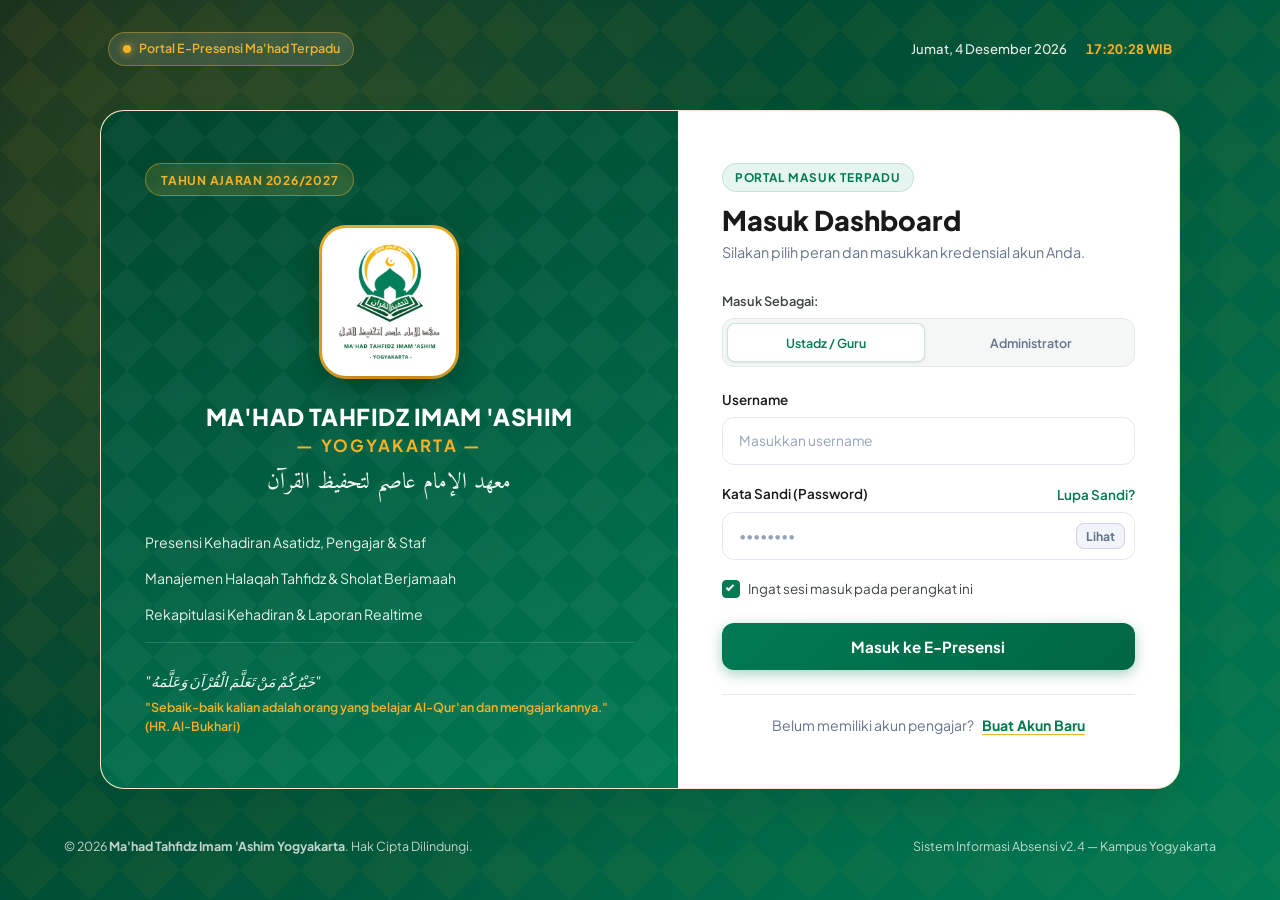
<file: index.html>
<!DOCTYPE html>
<html lang="id">
<head>
  <meta charset="UTF-8">
  <meta name="viewport" content="width=device-width, initial-scale=1.0">
  <title>Login & Registrasi Presensi | Ma'had Tahfidz Imam 'Ashim Yogyakarta</title>
  <link rel="icon" type="image/jpeg" href="logo.jpeg">
  
  <!-- Google Fonts: Plus Jakarta Sans & Amiri -->
  <link rel="preconnect" href="https://fonts.googleapis.com">
  <link rel="preconnect" href="https://fonts.gstatic.com" crossorigin>
  <link href="https://fonts.googleapis.com/css2?family=Amiri:wght@700&family=Plus+Jakarta+Sans:wght@400;500;600;700;800&display=swap" rel="stylesheet">
  
  <link rel="stylesheet" href="style.css?v=3.1">
</head>
<body>

  <div class="login-viewport">
    
    <!-- BARIS ATAS: STATUS SISTEM & JAM DIGITAL REALTIME (TANPA IKON) -->
    <header class="login-topbar">
      <div class="topbar-badge">
        <span class="live-dot" aria-hidden="true"></span>
        <span>Portal E-Presensi Ma'had Terpadu</span>
      </div>

      <div class="topbar-clock">
        <span id="liveDate">Kamis, 22 Oktober 2026</span>
        <span class="divider"></span>
        <strong id="liveTime" style="color: var(--gold); font-variant-numeric: tabular-nums;">--:--:-- WIB</strong>
      </div>
    </header>

    <!-- KARTU UTAMA AUTHENTICATION -->
    <main class="login-card-wrapper">
      
      <!-- SISI KIRI: IDENTITAS & BRANDING LEMBAGA -->
      <section class="brand-panel">
        <div class="brand-panel-top">
          <div class="brand-pill">
            <span>Tahun Ajaran 2026/2027</span>
          </div>

          <div class="logo-container">
            <div class="logo-frame">
              <img src="logo-clean.png" onerror="this.onerror=null; this.src='logo.jpeg';" alt="Logo Ma'had Tahfidz Imam 'Ashim Yogyakarta">
            </div>
            
            <h1 class="brand-title">
              Ma'had Tahfidz Imam 'Ashim
              <span class="gold-city">— YOGYAKARTA —</span>
            </h1>
            <div class="brand-arabic">معهد الإمام عاصم لتحفيظ القرآن</div>
          </div>

          <!-- POIN LAYANAN PRESENSI (TANPA IKON) -->
          <div class="brand-features">
            <div class="feature-item">
              <span>Presensi Kehadiran Asatidz, Pengajar &amp; Staf</span>
            </div>

            <div class="feature-item">
              <span>Manajemen Halaqah Tahfidz &amp; Sholat Berjamaah</span>
            </div>

            <div class="feature-item">
              <span>Rekapitulasi Kehadiran &amp; Laporan Realtime</span>
            </div>
          </div>
        </div>

        <div class="brand-panel-footer">
          <p class="quote">"خَيْرُكُمْ مَنْ تَعَلَّمَ الْقُرْآنَ وَعَلَّمَهُ"</p>
          <p class="quote-author">"Sebaik-baik kalian adalah orang yang belajar Al-Qur'an dan mengajarkannya." (HR. Al-Bukhari)</p>
        </div>
      </section>

      <!-- SISI KANAN: PANEL FORMULIR (LOGIN & BUAT AKUN) -->
      <section class="form-panel">
        
        <!-- ==========================================
             1. TAMPILAN MASUK (LOGIN VIEW)
             ========================================== -->
        <div id="loginView" class="form-view">
          <header class="form-header">
            <span class="welcome-badge">Portal Masuk Terpadu</span>
            <h2>Masuk Dashboard</h2>
            <p>Silakan pilih peran dan masukkan kredensial akun Anda.</p>
          </header>

          <!-- PILIHAN PERAN (ROLE SELECTOR: TANPA IKON) -->
          <div class="role-tabs-container">
            <span class="role-tabs-label">Masuk Sebagai:</span>
            <div class="role-tabs" role="tablist">
              <button type="button" class="role-tab active" data-role="guru" role="tab" aria-selected="true">
                <span>Ustadz / Guru</span>
              </button>
              <button type="button" class="role-tab" data-role="admin" role="tab" aria-selected="false">
                <span>Administrator</span>
              </button>
            </div>
          </div>

          <!-- FORMULIR MASUK -->
          <form id="loginForm" autocomplete="on" novalidate>
            <input type="hidden" id="userRole" name="userRole" value="guru">

            <!-- Input Username -->
            <div class="form-group">
              <label for="username" class="form-label">
                <span id="usernameLabel">Username</span>
              </label>
              <div class="input-wrapper">
                <input 
                  type="text" 
                  id="username" 
                  name="username" 
                  class="form-control" 
                  placeholder="Masukkan username" 
                  autocomplete="username" 
                  spellcheck="false" 
                  required
                >
              </div>
            </div>

            <!-- Input Kata Sandi -->
            <div class="form-group">
              <label for="password" class="form-label">
                <span>Kata Sandi (Password)</span>
                <button type="button" class="forgot-link" onclick="openHelpModal()">Lupa Sandi?</button>
              </label>
              <div class="input-wrapper">
                <input 
                  type="password" 
                  id="password" 
                  name="password" 
                  class="form-control" 
                  placeholder="••••••••" 
                  autocomplete="current-password" 
                  required
                >
                <button 
                  type="button" 
                  id="togglePassword" 
                  class="password-toggle-btn" 
                  aria-label="Tampilkan kata sandi" 
                  aria-pressed="false"
                >
                  <span>Lihat</span>
                </button>
              </div>
            </div>

            <!-- Opsi Ingat Saya -->
            <div class="form-options">
              <label class="checkbox-label">
                <input type="checkbox" id="rememberMe" name="rememberMe" checked>
                <span>Ingat sesi masuk pada perangkat ini</span>
              </label>
            </div>

            <!-- Tombol Masuk -->
            <button type="submit" class="btn btn-primary">
              <span>Masuk ke E-Presensi</span>
            </button>
          </form>

          <!-- TAUTAN BUAT AKUN BARU (HANYA UNTUK USTADZ/PENGAJAR) -->
          <div class="auth-switch" id="authSwitchRegisterWrapper">
            <span>Belum memiliki akun pengajar?</span>
            <button type="button" class="btn-text-gold" id="btnShowRegister">Buat Akun Baru</button>
          </div>
        </div>

        <!-- ==========================================
             2. TAMPILAN BUAT AKUN (REGISTER VIEW)
             ========================================== -->
        <div id="registerView" class="form-view hidden">
          <header class="form-header">
            <span class="welcome-badge">Pendaftaran Akun Pengajar</span>
            <h2>Buat Akun Baru</h2>
            <p>Registrasi akun asatidz dan pengampu halaqah Ma'had Imam 'Ashim.</p>
          </header>

          <!-- FORMULIR PENDAFTARAN AKUN -->
          <form id="registerForm" autocomplete="on" novalidate>

            <!-- Kode Registrasi Lembaga Resmi (Keamanan Akun Asatidz) -->
            <div class="form-group">
              <label for="regPasscode" class="form-label">
                <span>Kode Registrasi Lembaga</span>
                <span style="font-size: 0.72rem; color: #b45309; font-weight: 700; margin-left: 0.35rem;">*Wajib Dari Pengurus</span>
              </label>
              <div class="input-wrapper">
                <input 
                  type="text" 
                  id="regPasscode" 
                  name="passcode" 
                  class="form-control" 
                  placeholder="Masukkan kode rahasia dari pengurus..." 
                  autocomplete="off" 
                  spellcheck="false" 
                  required
                >
              </div>
              <small style="display: block; font-size: 0.72rem; color: var(--text-muted); margin-top: 0.3rem;">
                Hanya asatidz resmi Ma'had yang memiliki kode ini. Hubungi admin jika belum menerima kode.
              </small>
            </div>

            <!-- Nama Lengkap -->
            <div class="form-group">
              <label for="regName" class="form-label">
                <span>Nama Lengkap &amp; Gelar</span>
              </label>
              <div class="input-wrapper">
                <input 
                  type="text" 
                  id="regName" 
                  name="name" 
                  class="form-control" 
                  placeholder="Ust. Muhammad Fauzan, S.Pd" 
                  autocomplete="name" 
                  required
                >
              </div>
            </div>

            <!-- Grid 2 Kolom: Username Sistem & Nomor WhatsApp -->
            <div class="form-grid-2">
              <div class="form-group">
                <label for="regUsername" class="form-label">
                  <span>Username Akun</span>
                </label>
                <div class="input-wrapper">
                  <input 
                    type="text" 
                    id="regUsername" 
                    name="username" 
                    class="form-control" 
                    placeholder="ustadz.fauzan" 
                    autocomplete="username" 
                    spellcheck="false" 
                    required
                  >
                </div>
              </div>

              <div class="form-group">
                <label for="regPhone" class="form-label">
                  <span>Nomor WhatsApp</span>
                </label>
                <div class="input-wrapper">
                  <input 
                    type="tel" 
                    id="regPhone" 
                    name="phone" 
                    class="form-control" 
                    placeholder="0812-3456-7890" 
                    autocomplete="tel" 
                    required
                  >
                </div>
              </div>
            </div>

            <!-- Jabatan (Kotak Pilihan Custom Bergaya Ma'had) -->
            <div class="form-group">
              <label for="regSubject" class="form-label">
                <span>Jabatan</span>
              </label>
              <div class="custom-select-wrapper" id="wrapperJabatan">
                <button type="button" class="custom-select-trigger" onclick="toggleCustomSelect('wrapperJabatan')">
                  <span class="trigger-label placeholder">-- Pilih Jabatan --</span>
                  <svg class="trigger-arrow" viewBox="0 0 24 24" fill="none" stroke="currentColor" stroke-width="2.5" stroke-linecap="round" stroke-linejoin="round">
                    <polyline points="6 9 12 15 18 9"></polyline>
                  </svg>
                </button>
                <div class="custom-select-dropdown">
                  <div class="custom-option" data-value="Mudiroh" onclick="selectCustomOption('wrapperJabatan', 'Mudiroh', 'Mudiroh')">
                    <span>Mudiroh</span>
                    <span class="option-check">✓</span>
                  </div>
                  <div class="custom-option" data-value="Staff Administrasi" onclick="selectCustomOption('wrapperJabatan', 'Staff Administrasi', 'Staff Administrasi')">
                    <span>Staff Administrasi</span>
                    <span class="option-check">✓</span>
                  </div>
                  <div class="custom-option" data-value="Musyrifah" onclick="selectCustomOption('wrapperJabatan', 'Musyrifah', 'Musyrifah')">
                    <span>Musyrifah</span>
                    <span class="option-check">✓</span>
                  </div>
                  <div class="custom-option" data-value="Pengajar Tahfidz" onclick="selectCustomOption('wrapperJabatan', 'Pengajar Tahfidz', 'Pengajar Tahfidz')">
                    <span>Pengajar Tahfidz</span>
                    <span class="option-check">✓</span>
                  </div>
                </div>
                <input type="hidden" id="regSubject" name="subject" value="">
              </div>
            </div>

            <!-- Grid 2 Kolom: Password & Konfirmasi -->
            <div class="form-grid-2">
              <div class="form-group">
                <label for="regPassword" class="form-label">
                  <span>Kata Sandi Baru</span>
                </label>
                <div class="input-wrapper">
                  <input 
                    type="password" 
                    id="regPassword" 
                    name="new-password" 
                    class="form-control" 
                    placeholder="Min. 8 karakter" 
                    autocomplete="new-password" 
                    minlength="8" 
                    required
                  >
                </div>
              </div>

              <div class="form-group">
                <label for="regConfirmPassword" class="form-label">
                  <span>Ulangi Sandi</span>
                </label>
                <div class="input-wrapper">
                  <input 
                    type="password" 
                    id="regConfirmPassword" 
                    name="confirm-password" 
                    class="form-control" 
                    placeholder="Ulangi sandi" 
                    required
                  >
                  <button 
                    type="button" 
                    id="toggleRegPassword" 
                    class="password-toggle-btn" 
                    aria-label="Tampilkan kata sandi" 
                    aria-pressed="false"
                  >
                    <span>Lihat</span>
                  </button>
                </div>
              </div>
            </div>

            <!-- Pernyataan / Checkbox -->
            <div class="form-options" style="margin-top: 0.25rem; margin-bottom: 1.25rem;">
              <label class="checkbox-label">
                <input type="checkbox" id="regAgreement" required checked>
                <span>Saya bertugas resmi sebagai Asatidz di Ma'had Imam 'Ashim</span>
              </label>
            </div>

            <!-- Tombol Buat Akun -->
            <button type="submit" class="btn btn-primary" style="width: 100%;">
              <span>Daftar Akun Baru</span>
            </button>
          </form>

          <!-- TAUTAN KEMBALI KE LOGIN -->
          <div class="auth-switch">
            <span>Sudah memiliki akun terdaftar?</span>
            <button type="button" class="btn-text-gold" id="btnShowLogin">Masuk Sekarang</button>
          </div>
        </div>

      </section>

    </main>

    <!-- FOOTER HALAMAN -->
    <footer class="login-footer">
      <div>
        <span>© 2026 <strong>Ma'had Tahfidz Imam 'Ashim Yogyakarta</strong>. Hak Cipta Dilindungi.</span>
      </div>
      <div>
        <span>Sistem Informasi Absensi v2.4 — Kampus Yogyakarta</span>
      </div>
    </footer>

  </div>

  <!-- MODAL BANTUAN & LUPA KATA SANDI -->
  <div id="helpModal" class="modal-backdrop" role="dialog" aria-modal="true" aria-labelledby="helpTitle">
    <div class="modal-card">
      <div class="modal-header">
        <h3 id="helpTitle">Bantuan &amp; Reset Kata Sandi</h3>
      </div>
      <div class="modal-body">
        <p>
          Demi menjaga keamanan data presensi pesantren, pengaturan ulang kata sandi dilakukan secara terverifikasi melalui Bagian Administrasi / Kesantrian Ma'had:
        </p>
        <div class="contact-card">
          <div class="contact-row">
            <span><strong>Layanan Hotline:</strong> (0274) 555-ASHIM</span>
          </div>
          <div class="contact-row">
            <span><strong>Email SIM:</strong> kesantrian@imamashim.id</span>
          </div>
          <div class="contact-row">
            <span><strong>Kantor:</strong> Gedung Administrasi Lt. 1, Yogyakarta</span>
          </div>
        </div>
        <button type="button" class="modal-close-btn" onclick="closeHelpModal()">
          Saya Mengerti, Tutup
        </button>
      </div>
    </div>
  </div>

  <!-- TOAST NOTIFIKASI -->
  <div id="liveToast" class="toast-box" role="status" aria-live="polite"></div>

  <!-- Database Lokal Mandiri (100% Standalone & Bebas dari Cloud) -->
  <script src="local-db.js"></script>
  <script src="script.js?v=3.1"></script>
</body>
</html>
</file>
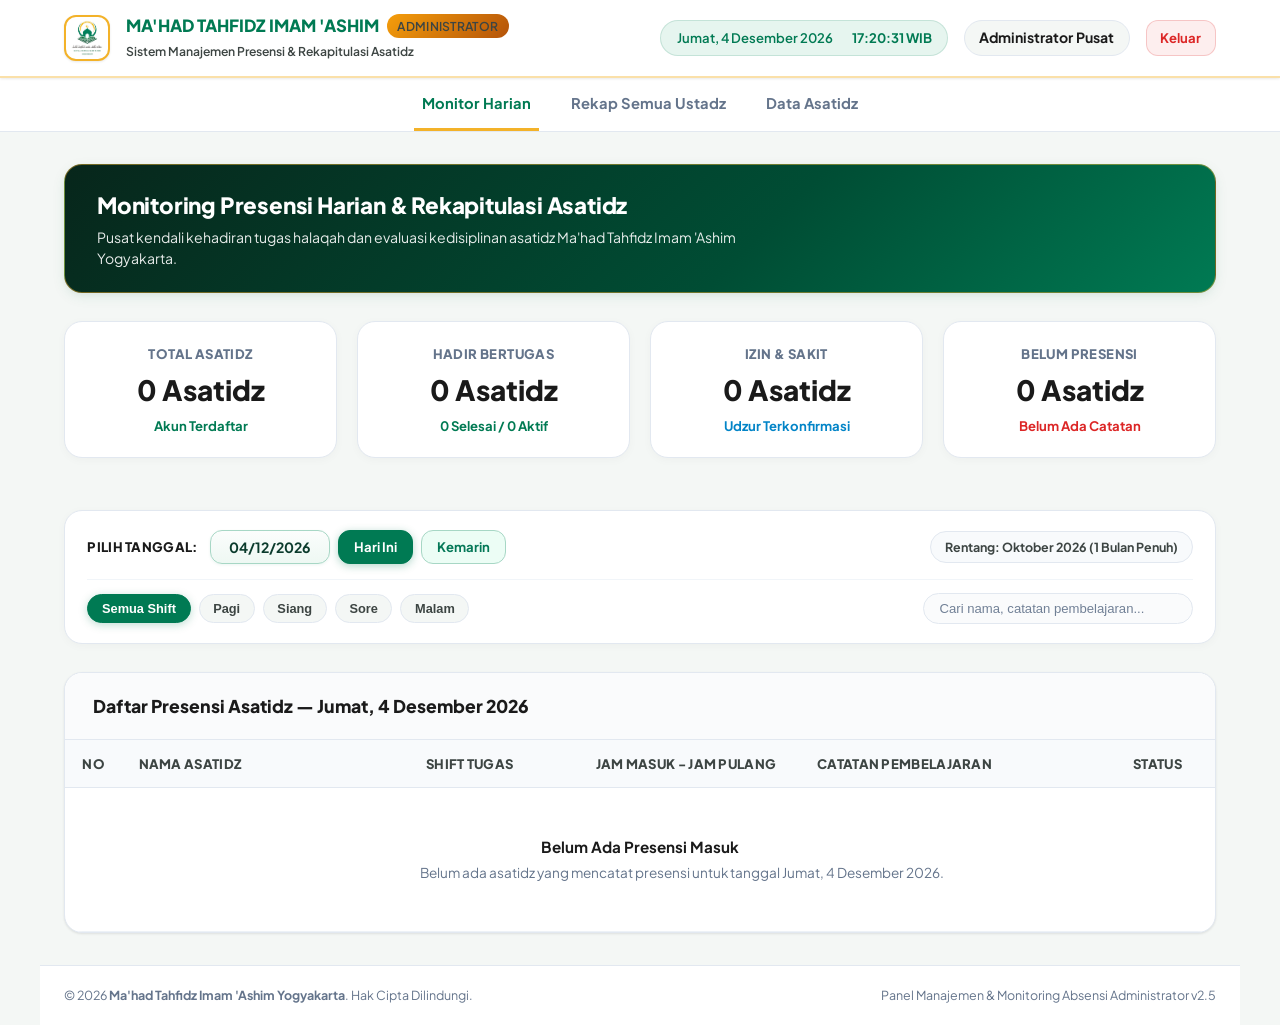
<file: dashboard-admin.html>
<!DOCTYPE html>
<html lang="id">
<head>
  <meta charset="UTF-8">
  <meta name="viewport" content="width=device-width, initial-scale=1.0">
  <title>Dashboard Administrator | Ma'had Tahfidz Imam 'Ashim Yogyakarta</title>
  <link rel="icon" type="image/jpeg" href="logo.jpeg">
  
  <!-- Google Fonts: Plus Jakarta Sans & Amiri -->
  <link rel="preconnect" href="https://fonts.googleapis.com">
  <link rel="preconnect" href="https://fonts.gstatic.com" crossorigin>
  <link href="https://fonts.googleapis.com/css2?family=Amiri:wght@700&family=Plus+Jakarta+Sans:wght@400;500;600;700;800&display=swap" rel="stylesheet">
  
  <link rel="stylesheet" href="style.css?v=3.1">
</head>
<body class="dash-page-wrapper">

  <!-- ==========================================================================
       NAVBAR ATAS ADMINISTRATOR (TANPA IKON)
       ========================================================================== -->
  <nav class="dash-navbar">
    <div class="dash-nav-container">
      <a href="dashboard-admin.html" class="dash-brand">
        <div class="dash-brand-logo">
          <img src="logo-clean.png" onerror="this.onerror=null; this.src='logo.jpeg';" alt="Logo Ma'had Imam 'Ashim">
        </div>
        <div class="dash-brand-text">
          <div class="dash-brand-title-wrap">
            <h1>Ma'had Tahfidz Imam 'Ashim</h1>
            <span class="badge-role-admin">Administrator</span>
          </div>
          <span>Sistem Manajemen Presensi &amp; Rekapitulasi Asatidz</span>
        </div>
      </a>

      <div class="dash-nav-right">
        <!-- Live Clock & Date Realtime WIB -->
        <div class="dash-live-clock-badge">
          <span id="navLiveDate">Kamis, 22 Oktober 2026</span>
          <span class="divider"></span>
          <strong id="navLiveTime">--:--:-- WIB</strong>
        </div>

        <!-- Profil Admin -->
        <div class="user-profile-simple">
          <span class="user-name" id="adminDisplayName">Administrator Pusat</span>
        </div>

        <!-- Tombol Keluar / Logout -->
        <a href="index.html" class="btn-logout-nav" title="Keluar dari Panel Admin">
          <span>Keluar</span>
        </a>
      </div>
    </div>
  </nav>

  <!-- ==========================================================================
       TAB BAR NAVIGASI ADMINISTRATOR (MONITOR HARIAN, REKAP SEMUA USTADZ, DATA ASATIDZ)
       ========================================================================== -->
  <div class="dash-tab-bar admin-tab-bar">
    <div class="dash-tab-container admin-tab-container">
      <button type="button" class="nav-tab-btn active" id="tabAdminDaily" onclick="switchAdminTab('daily')">
        <span>Monitor Harian</span>
      </button>

      <button type="button" class="nav-tab-btn" id="tabAdminRekap" onclick="switchAdminTab('rekap')">
        <span>Rekap Semua Ustadz</span>
      </button>

      <button type="button" class="nav-tab-btn" id="tabAdminUstadz" onclick="switchAdminTab('ustadz')">
        <span>Data Asatidz</span>
      </button>
    </div>
  </div>

  <!-- ==========================================================================
       KONTAINER UTAMA DASHBOARD ADMIN
       ========================================================================== -->
  <main class="dash-main-container">

    <!-- BANNER SAMBUTAN ADMINISTRATOR -->
    <header class="admin-banner">
      <div class="admin-banner-title">
        <h2>Monitoring Presensi Harian &amp; Rekapitulasi Asatidz</h2>
        <p>Pusat kendali kehadiran tugas halaqah dan evaluasi kedisiplinan asatidz Ma'had Tahfidz Imam 'Ashim Yogyakarta.</p>
      </div>
    </header>

    <!-- ========================================================================
         BAGIAN 1: MONITOR HARIAN
         ======================================================================== -->
    <section id="viewAdminDaily" class="dash-view-panel">
      
      <!-- Kartu Ringkasan Metrik Harian (Tanpa Ikon, Grid 2x2 di Mobile, 4 Elongated di Desktop) -->
      <div class="recap-stats-grid admin-stats-grid">
        <div class="recap-stat-card hadir">
          <div class="stat-content">
            <div class="stat-title">Total Asatidz</div>
            <div class="stat-number" id="statAdminTotalGuru">0 Asatidz</div>
            <div class="stat-percent" style="color: var(--primary);">Akun Terdaftar</div>
          </div>
        </div>

        <div class="recap-stat-card hadir">
          <div class="stat-content">
            <div class="stat-title" id="statAdminHadirTitle">Hadir Bertugas</div>
            <div class="stat-number" id="statAdminHadir">0 Asatidz</div>
            <div class="stat-percent" id="statAdminHadirDesc">0 Selesai / 0 Aktif</div>
          </div>
        </div>

        <div class="recap-stat-card izin" id="cardAdminDailyIzin" onclick="openAdminDailyIzinModal()" title="Klik untuk melihat rincian izin &amp; udzur">
          <div class="stat-content">
            <div class="stat-title" id="statAdminIzinTitle">Izin &amp; Sakit</div>
            <div class="stat-number" id="statAdminIzin">0 Asatidz</div>
            <div class="stat-percent" id="statAdminIzinDesc" style="color: #0284c7;">Udzur Terkonfirmasi</div>
          </div>
        </div>

        <div class="recap-stat-card alpha">
          <div class="stat-content">
            <div class="stat-title" id="statAdminBelumTitle">Belum Presensi</div>
            <div class="stat-number" id="statAdminBelum">0 Asatidz</div>
            <div class="stat-percent" id="statAdminBelumDesc" style="color: #dc2626;">Belum Ada Catatan</div>
          </div>
        </div>
      </div>

      <!-- FILTER BAR MONITORING HARIAN -->
      <div class="admin-filter-bar">
        
        <!-- Baris 1: Filter Tanggal Custom Dropdown Calendar -->
        <div class="admin-filter-row">
          <div class="admin-date-filter-container">
            <label class="admin-filter-label" id="adminFilterDateLabel">Pilih Tanggal:</label>
            
            <div class="admin-date-controls-group">
              <!-- Custom Calendar Dropdown Wrapper -->
              <div class="custom-datepicker-wrapper" id="wrapperAdminDatePicker">
                <button type="button" class="admin-date-trigger" id="btnTriggerAdminDatePicker" onclick="toggleAdminDatePicker()" title="Buka Kalender Pilihan Tanggal">
                  <span id="adminDateDisplayLabel">22/10/2026</span>
                </button>

                <!-- Popup Kalender Kustom Admin (Tanpa Ikon) -->
                <div class="custom-calendar-popup" id="adminCalendarPopup">
                  <div class="calendar-header">
                    <button type="button" class="calendar-nav-btn" onclick="prevAdminCalendarMonth()" title="Bulan Sebelumnya">&lt;</button>
                    <div class="calendar-header-title" id="adminCalendarMonthYearText">Oktober 2026</div>
                    <button type="button" class="calendar-nav-btn" onclick="nextAdminCalendarMonth()" title="Bulan Berikutnya">&gt;</button>
                  </div>

                  <div class="calendar-weekdays">
                    <span class="ahad">Min</span>
                    <span>Sen</span>
                    <span>Sel</span>
                    <span>Rab</span>
                    <span>Kam</span>
                    <span>Jum</span>
                    <span>Sab</span>
                  </div>

                  <div class="calendar-days-grid" id="adminCalendarDaysGrid"></div>

                  <div class="calendar-footer">
                    <button type="button" class="calendar-today-btn" onclick="selectAdminCalendarToday()">Pilih Hari Ini</button>
                    <span class="calendar-selected-info" id="adminCalendarSelectedInfo">22/10/2026</span>
                  </div>
                </div>
              </div>

              <!-- Input tersembunyi untuk kompatibilitas filter data -->
              <input type="hidden" id="adminDailyDatePicker" value="2026-10-22">

              <button type="button" class="btn-date-quick active" id="btnAdminDateToday" onclick="setAdminDailyDateToday()">
                Hari Ini
              </button>
              <button type="button" class="btn-date-quick" id="btnAdminDateYesterday" onclick="setAdminDailyDateYesterday()">
                Kemarin
              </button>
            </div>
          </div>

          <div class="admin-filter-group admin-range-badge-wrap">
            <span class="badge-month-range">
              <span>Rentang: Oktober 2026 (1 Bulan Penuh)</span>
            </span>
          </div>
        </div>

        <!-- Baris 2: Filter Shift (Tanpa Tulisan "Shift:") & Pencarian -->
        <div class="admin-filter-row divider-top">
          <div class="admin-filter-group admin-shift-group">
            <button type="button" class="filter-pill-btn active" data-filter-shift="all" onclick="filterAdminDailyShift('all', this)">Semua Shift</button>
            <button type="button" class="filter-pill-btn" data-filter-shift="pagi" onclick="filterAdminDailyShift('pagi', this)">Pagi</button>
            <button type="button" class="filter-pill-btn" data-filter-shift="siang" onclick="filterAdminDailyShift('siang', this)">Siang</button>
            <button type="button" class="filter-pill-btn" data-filter-shift="sore" onclick="filterAdminDailyShift('sore', this)">Sore</button>
            <button type="button" class="filter-pill-btn" data-filter-shift="malam" onclick="filterAdminDailyShift('malam', this)">Malam</button>
          </div>

          <div class="admin-filter-group admin-search-group">
            <input 
              type="text" 
              id="adminDailySearchInput" 
              class="admin-search-input" 
              placeholder="Cari nama, catatan pembelajaran..."
              oninput="searchAdminDailyTable()"
            >
          </div>
        </div>

      </div>

      <!-- Tabel Monitoring Harian Asatidz (Tanpa Ikon & Tanpa Tulisan Realtime Sync WIB) -->
      <div class="dash-card">
        <div class="dash-card-header">
          <h3>
            <span id="adminDailyTableTitle">Daftar Presensi Asatidz — Kamis, 22 Oktober 2026</span>
          </h3>
        </div>

        <div class="table-responsive">
          <table class="recap-table" id="tableAdminDaily">
            <thead>
              <tr>
                <th style="width: 5%; text-align: center;">No</th>
                <th style="width: 25%;">Nama Asatidz</th>
                <th style="width: 14%;">Shift Tugas</th>
                <th style="width: 20%; text-align: center;">Jam Masuk - Jam Pulang</th>
                <th style="width: 26%;">Catatan Pembelajaran</th>
                <th style="width: 10%; text-align: center;">Status</th>
              </tr>
            </thead>
            <tbody id="tbodyAdminDaily">
              <!-- Di-render dinamis oleh script.js -->
            </tbody>
          </table>
        </div>
      </div>

    </section>

    <!-- ========================================================================
         BAGIAN 2: REKAPITULASI BULANAN SELURUH ASATIDZ (REKAP SEMUA USTADZ)
         ======================================================================== -->
    <section id="viewAdminRekap" class="dash-view-panel hidden">
      
      <!-- Filter Bar Rekapitulasi Admin -->
      <div class="recap-filter-bar">
        <div class="recap-quick-buttons">
          <span class="recap-periode-label" style="font-size: 0.82rem; font-weight: 700; color: var(--dark-muted); margin-right: 0.25rem; white-space: nowrap;">Periode:</span>
          <div class="recap-buttons-row">
            <button type="button" class="btn-recap-filter active" id="btnAdminQuickCurrentMonth" onclick="selectAdminQuickMonth(0)">Bulan Ini</button>
            <button type="button" class="btn-recap-filter" id="btnAdminQuickPrevMonth" onclick="selectAdminQuickMonth(1)">Bulan Lalu</button>
            <button type="button" class="btn-recap-filter" id="btnAdminQuickTwoMonthsAgo" onclick="selectAdminQuickMonth(2)">Agustus</button>
          </div>
        </div>

        <div class="recap-custom-controls">
          <!-- Tombol Cetak Rekap Resmi (Tanpa Ikon) -->
          <button type="button" class="btn-export-action" onclick="window.print()">
            <span>Cetak Rekap Resmi</span>
          </button>

          <!-- Tombol Unduh PDF (Tanpa Ikon) -->
          <button type="button" class="btn-export-action" onclick="window.print()">
            <span>Unduh PDF</span>
          </button>
        </div>
      </div>

      <!-- Ringkasan Statistik Rekap Seluruh Asatidz (Tanpa Ikon) -->
      <div class="recap-stats-grid admin-stats-grid admin-recap-stats-grid">
        <div class="recap-stat-card hadir">
          <div class="stat-content">
            <div class="stat-title">Rata-rata Disiplin</div>
            <div class="stat-number" id="statAdminRecapDisiplin">0%</div>
            <div class="stat-percent" id="statAdminRecapDisiplinDesc" style="color: var(--primary);">Kategori: -</div>
          </div>
        </div>

        <div class="recap-stat-card hadir">
          <div class="stat-content">
            <div class="stat-title">Hadir Selesai</div>
            <div class="stat-number" id="statAdminRecapHadir">0 Shift</div>
            <div class="stat-percent" style="color: var(--primary);">Akumulasi Presensi Pulang</div>
          </div>
        </div>

        <div class="recap-stat-card izin" id="cardAdminRecapIzin" onclick="openAdminIzinModal()" title="Klik untuk melihat rincian izin &amp; udzur">
          <div class="stat-content">
            <div class="stat-title">Total Izin / Udzur</div>
            <div class="stat-number" id="statAdminRecapIzin">0 Hari</div>
            <div class="stat-percent" id="statAdminRecapIzinDesc" style="color: #0284c7;">Udzur Terkonfirmasi (Klik Detail)</div>
          </div>
        </div>

        <div class="recap-stat-card alpha">
          <div class="stat-content">
            <div class="stat-title">Total Alpha</div>
            <div class="stat-number" id="statAdminRecapAlpha">0 Hari</div>
            <div class="stat-percent" style="color: #dc2626;">Tanpa Keterangan</div>
          </div>
        </div>
      </div>

      <!-- Tabel Komprehensif Rekap Per Asatidz (Tanpa Ikon) -->
      <div class="dash-card">
        <div class="dash-card-header">
          <h3 id="adminRecapHeaderTitle" class="admin-recap-header-title">
            <span class="recap-title-main">Laporan Rekap Presensi Seluruh Asatidz</span>
            <span class="recap-title-sep">—</span>
            <span class="recap-title-sub" id="adminRecapMonthSubtitle">Bulan Oktober 2026</span>
          </h3>
        </div>

        <div class="table-responsive">
          <table class="recap-table" id="tableAdminRecapAll">
            <thead>
              <tr>
                <th style="width: 5%; text-align: center;">No</th>
                <th style="width: 28%;">Nama Asatidz</th>
                <th style="width: 25%;">Jabatan</th>
                <th style="width: 14%; text-align: center; color: var(--primary);">Total Hadir</th>
                <th style="width: 14%; text-align: center; color: #0284c7;">Izin / Sakit</th>
                <th style="width: 14%; text-align: center;">Nomor WhatsApp</th>
              </tr>
            </thead>
            <tbody id="tbodyAdminRecapAll">
              <!-- Di-render dinamis oleh script.js -->
            </tbody>
          </table>
        </div>
      </div>

    </section>

    <!-- ========================================================================
         BAGIAN 3: DATA ASATIDZ (DIREKTORI)
         ======================================================================== -->
    <section id="viewAdminUstadz" class="dash-view-panel hidden">
      
      <div class="admin-directory-header">
        <h3 class="admin-directory-title">Direktori Asatidz &amp; Pengajar</h3>
        <p class="admin-directory-subtitle">Daftar asatidz dan pengampu halaqah yang terdaftar secara mandiri di sistem.</p>
      </div>

      <!-- Banner Kode Registrasi Lembaga Resmi -->
      <div class="admin-passcode-banner">
        <div class="admin-passcode-info">
          <span class="passcode-label">Kode Registrasi Asatidz Baru:</span>
          <span class="passcode-code-badge" id="displayAdminPasscode">MTIA2026</span>
          <span class="passcode-hint">Hanya asatidz resmi yang memegang kode ini yang dapat membuat akun di halaman login.</span>
        </div>
      </div>

      <!-- Grid Cards Asatidz -->
      <div class="admin-asatidz-grid" id="gridAsatidzDirectory">
        <!-- Di-render dinamis oleh script.js -->
      </div>

    </section>

  </main>

  <!-- FOOTER DASHBOARD ADMIN -->
  <footer class="dash-footer">
    <div>
      <span>© 2026 <strong>Ma'had Tahfidz Imam 'Ashim Yogyakarta</strong>. Hak Cipta Dilindungi.</span>
    </div>
    <div>
      <span>Panel Manajemen &amp; Monitoring Absensi Administrator v2.5</span>
    </div>
  </footer>

  <!-- =========================================================================
       MODAL OVERLAY: RINCIAN IZIN & UDZUR ASATIDZ
       ========================================================================= -->
  <div class="modal-backdrop" id="modalAdminIzinRecap" onclick="handleAdminIzinBackdrop(event)">
    <div class="modal-card modal-izin-card" onclick="event.stopPropagation()">
      <div class="modal-header modal-izin-header">
        <div class="modal-izin-title-wrap">
          <h3 id="modalAdminIzinTitle">Rincian Izin &amp; Udzur Asatidz</h3>
          <p id="modalAdminIzinSubtitle" class="modal-izin-subtitle">Bulan Oktober 2026</p>
        </div>
        <button type="button" class="modal-close-icon-btn" onclick="closeAdminIzinModal()" title="Tutup">&times;</button>
      </div>

      <div class="modal-body modal-izin-body" id="modalAdminIzinBody">
        <!-- Render dinamis kartu rincian izin asatidz -->
      </div>

      <div class="modal-footer modal-izin-footer">
        <button type="button" class="btn btn-secondary" onclick="closeAdminIzinModal()">Tutup</button>
      </div>
    </div>
  </div>

  <!-- TOAST NOTIFIKASI -->
  <div id="liveToast" class="toast-box" role="status" aria-live="polite"></div>

  <!-- Database Lokal Mandiri (100% Standalone & Bebas dari Cloud) -->
  <script src="local-db.js"></script>
  <script src="script.js?v=3.1"></script>
</body>
</html>
</file>
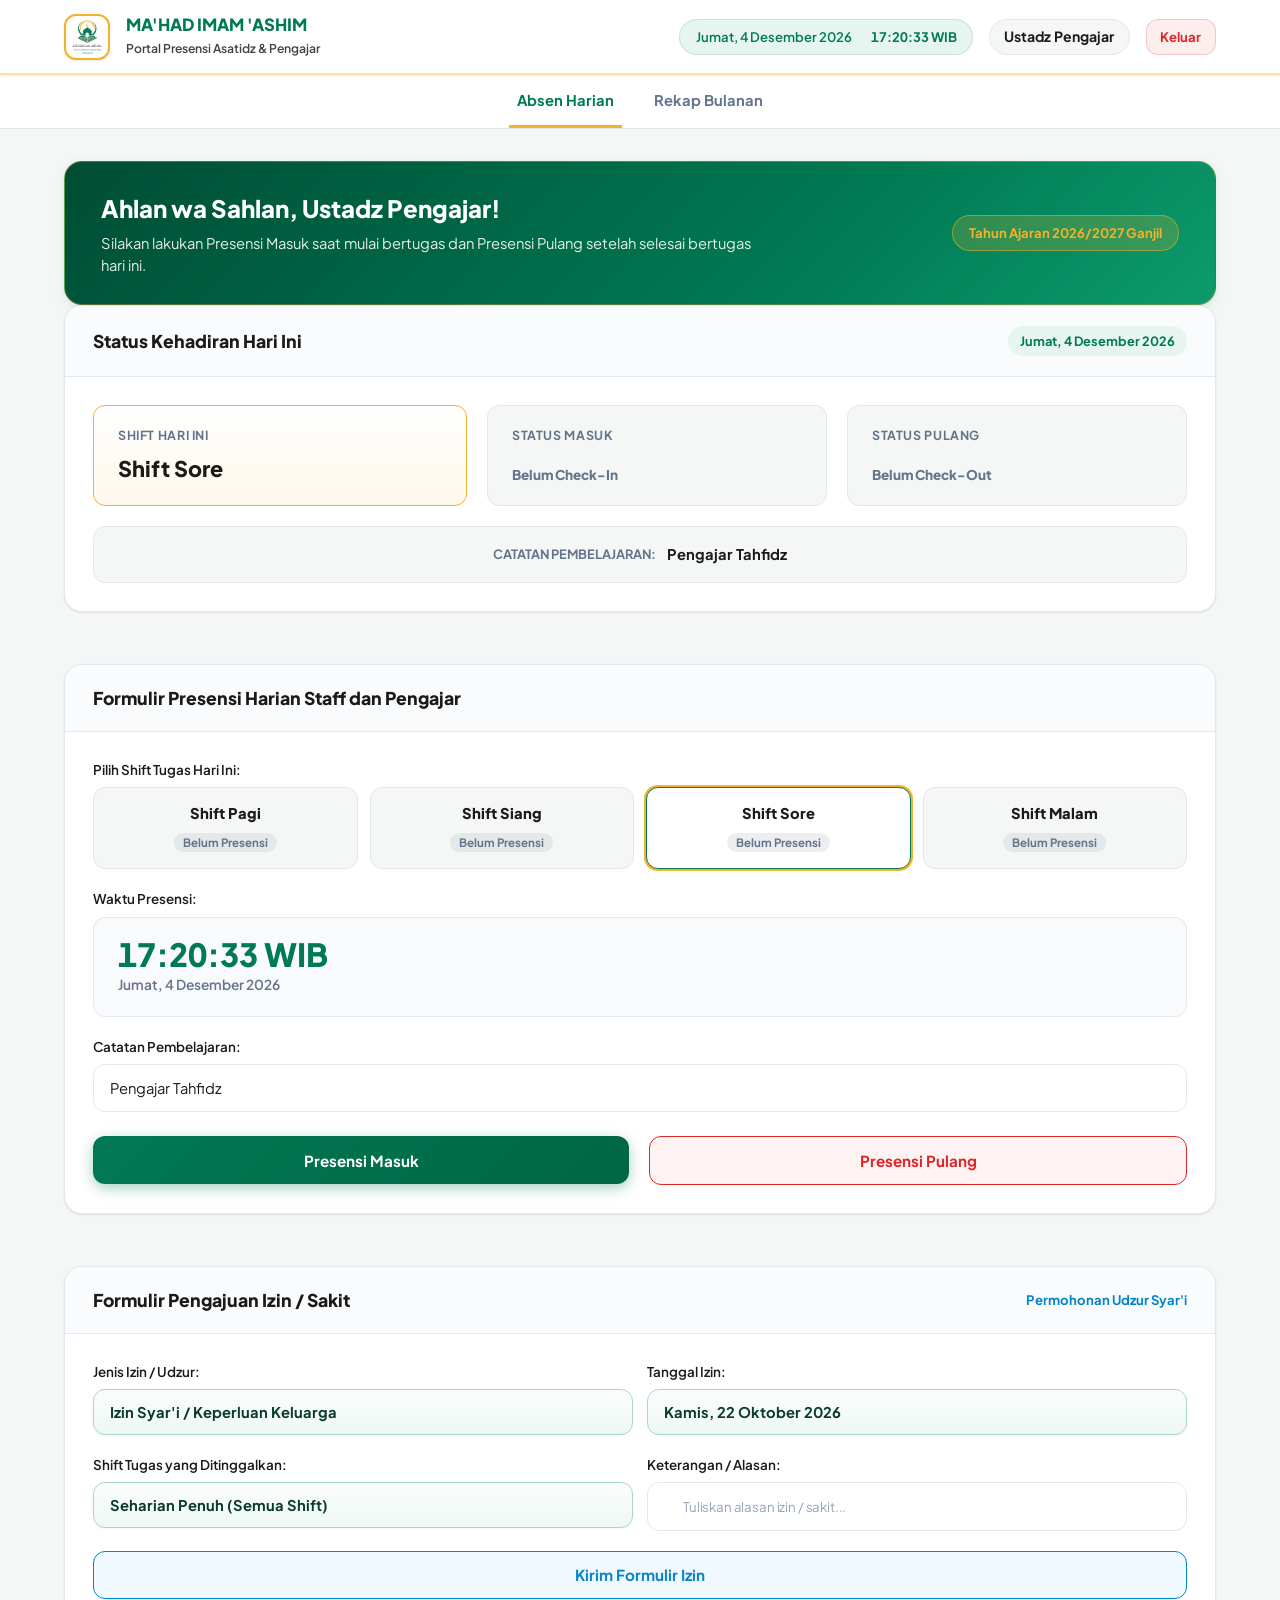
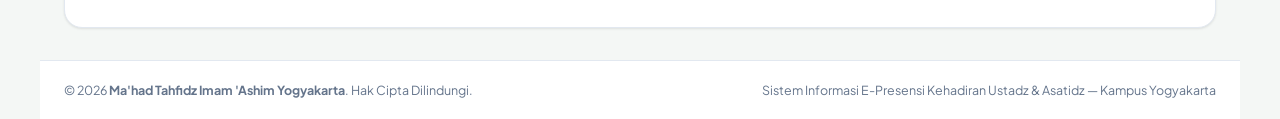
<file: dashboard-ustadz.html>
<!DOCTYPE html>
<html lang="id">
<head>
  <meta charset="UTF-8">
  <meta name="viewport" content="width=device-width, initial-scale=1.0">
  <title>Dashboard Ustadz | E-Presensi Ma'had Tahfidz Imam 'Ashim</title>
  <link rel="icon" type="image/jpeg" href="logo.jpeg">

  <!-- Google Fonts: Plus Jakarta Sans & Amiri -->
  <link rel="preconnect" href="https://fonts.googleapis.com">
  <link rel="preconnect" href="https://fonts.gstatic.com" crossorigin>
  <link href="https://fonts.googleapis.com/css2?family=Amiri:wght@700&family=Plus+Jakarta+Sans:wght@400;500;600;700;800&display=swap" rel="stylesheet">

  <link rel="stylesheet" href="style.css?v=3.2">
</head>
<body class="dash-page-wrapper">

  <!-- ==========================================================================
       NAVBAR ATAS DASHBOARD USTADZ (TANPA IKON)
       ========================================================================== -->
  <nav class="dash-navbar">
    <div class="dash-nav-container">
      <a href="dashboard-ustadz.html" class="dash-brand">
        <div class="dash-brand-logo">
          <img src="logo-clean.png" onerror="this.onerror=null; this.src='logo.jpeg';" alt="Logo Ma'had Imam 'Ashim">
        </div>
        <div class="dash-brand-text">
          <h1>MA'HAD IMAM 'ASHIM</h1>
          <span>Portal Presensi Asatidz &amp; Pengajar</span>
        </div>
      </a>

      <div class="dash-nav-right">
        <!-- Jam Digital Realtime -->
        <div class="dash-live-clock-badge">
          <span id="navLiveDate">Kamis, 22 Oktober 2026</span>
          <span class="divider"></span>
          <strong id="navLiveTime" style="color: var(--primary); font-variant-numeric: tabular-nums;">--:--:-- WIB</strong>
        </div>

        <!-- Profil Ustadz -->
        <div class="user-profile-simple">
          <span id="userDisplayName">Ustadz Fauzan</span>
        </div>

        <!-- Tombol Keluar -->
        <a href="index.html" class="btn-logout-nav" title="Keluar dari Portal">
          <span>Keluar</span>
        </a>
      </div>
    </div>
  </nav>

  <!-- ==========================================================================
       TAB BAR MENU (ABSEN HARIAN vs REKAP BULANAN - TANPA IKON)
       ========================================================================== -->
  <div class="dash-tab-bar">
    <div class="dash-tab-container">
      <button type="button" class="nav-tab-btn active" id="tabBtnHarian" onclick="switchDashboardTab('harian')">
        <span>Absen Harian</span>
      </button>

      <button type="button" class="nav-tab-btn" id="tabBtnRekap" onclick="switchDashboardTab('rekap')">
        <span>Rekap Bulanan</span>
      </button>
    </div>
  </div>

  <!-- ==========================================================================
       KONTAINER UTAMA DASHBOARD
       ========================================================================== -->
  <main class="dash-main-container">

    <!-- BANNER SAMBUTAN USTADZ -->
    <header class="ustadz-banner">
      <div class="ustadz-banner-title">
        <h2 id="greetingUstadz">Ahlan wa Sahlan, Ustadz Fauzan!</h2>
        <p>Silakan lakukan Presensi Masuk saat mulai bertugas dan Presensi Pulang setelah selesai bertugas hari ini.</p>
      </div>
      <div class="banner-badge-ta">
        Tahun Ajaran 2026/2027 Ganjil
      </div>
    </header>

    <!-- ========================================================================
         BAGIAN 1: ABSEN HARIAN (STATUS HARI INI, FORM PRESENSI & FORM IZIN)
         ======================================================================== -->
    <section id="viewAbsenHarian" class="dash-view-panel">
      
      <!-- KARTU STATUS KEHADIRAN HARI INI -->
      <div class="dash-card">
        <div class="dash-card-header">
          <h3>
            <span>Status Kehadiran Hari Ini</span>
          </h3>
          <span class="badge-hari-ini" id="badgeHariIni">Kamis, 22 Oktober 2026</span>
        </div>

        <div class="dash-card-body">
          <div class="today-status-container">
            
            <!-- Box 1: Shift Hari Ini -->
            <div class="today-status-box active-shift-box">
              <div class="status-box-label">Shift Hari Ini</div>
              <div class="status-box-val" id="todayShiftName">Shift Siang</div>
            </div>

            <!-- Box 2: Status Masuk -->
            <div class="today-status-box">
              <div class="status-box-label">Status Masuk</div>
              <div class="status-box-val" id="todayCheckInTime" style="color: var(--text-muted); font-size: 0.84rem;">Belum Check-In</div>
              <span class="status-indicator-badge centang-masuk" id="todayCheckInBadge" style="display: none;">
                Sudah Check-In
              </span>
            </div>

            <!-- Box 3: Status Pulang -->
            <div class="today-status-box">
              <div class="status-box-label">Status Pulang</div>
              <div class="status-box-val" id="todayCheckOutTime" style="color: var(--text-muted); font-size: 0.84rem;">Belum Check-Out</div>
              <span class="status-indicator-badge centang-masuk" id="todayCheckOutBadge" style="display: none;">
                Sudah Check-Out
              </span>
            </div>

          </div>

          <!-- Keterangan Catatan Pembelajaran Aktif Hari Ini -->
          <div class="today-detail-row" id="todayTaskDetailRow">
            <div class="today-detail-item">
              <span class="detail-label">Catatan Pembelajaran:</span>
              <strong id="todayTaskDesc">Halaqah Tahfidz Santri</strong>
            </div>
          </div>
        </div>
      </div>

      <!-- FORMULIR INPUT PRESENSI HARIAN -->
      <div class="dash-card" style="margin-top: 1.5rem;">
        <div class="dash-card-header">
          <h3>
            <span id="formCardTitle">Formulir Presensi Harian Staff dan Pengajar</span>
          </h3>
        </div>

        <div class="dash-card-body">
          <form id="formPresensiHarian" onsubmit="event.preventDefault();">
            
            <!-- Pilihan Shift Tugas Hari Ini -->
            <div style="margin-bottom: 1.25rem;">
              <label class="form-label">
                <span>Pilih Shift Tugas Hari Ini:</span>
              </label>
              
              <div class="shift-radio-row">
                <button type="button" class="shift-radio-card" data-shift="pagi" onclick="selectShiftRadio('pagi')">
                  <span class="title">Shift Pagi</span>
                  <span class="shift-status-pill pill-none" id="pillShift_pagi">Belum Presensi</span>
                </button>

                <button type="button" class="shift-radio-card" data-shift="siang" onclick="selectShiftRadio('siang')">
                  <span class="title">Shift Siang</span>
                  <span class="shift-status-pill pill-none" id="pillShift_siang">Belum Presensi</span>
                </button>

                <button type="button" class="shift-radio-card" data-shift="sore" onclick="selectShiftRadio('sore')">
                  <span class="title">Shift Sore</span>
                  <span class="shift-status-pill pill-none" id="pillShift_sore">Belum Presensi</span>
                </button>

                <button type="button" class="shift-radio-card" data-shift="malam" onclick="selectShiftRadio('malam')">
                  <span class="title">Shift Malam</span>
                  <span class="shift-status-pill pill-none" id="pillShift_malam">Belum Presensi</span>
                </button>
              </div>
              <input type="hidden" id="inputSelectedShift" value="">
            </div>

            <!-- Waktu Presensi Realtime -->
            <div style="margin-bottom: 1.25rem;">
              <label class="form-label">
                <span>Waktu Presensi:</span>
              </label>
              <div class="autofill-clock-row">
                <div>
                  <div class="autofill-clock-text" id="livePresensiDisplay">--:--:-- WIB</div>
                  <div style="margin-top: 0.35rem; font-size: 0.86rem; color: var(--text-muted); font-weight: 600;" id="livePresensiDateText">Kamis, 22 Oktober 2026</div>
                </div>
              </div>
            </div>

            <!-- Catatan Pembelajaran -->
            <div class="form-group" style="margin-bottom: 1.5rem;">
              <label for="inputKegiatan" class="form-label">
                <span>Catatan Pembelajaran:</span>
              </label>
              <div class="input-wrapper">
                <input 
                  type="text" 
                  id="inputKegiatan" 
                  class="form-control" 
                  placeholder="Tuliskan catatan pembelajaran / materi / kegiatan..." 
                  value="Halaqah Tahfidz Santri" 
                  oninput="syncCatatanPembelajaran()"
                  required
                >
              </div>
            </div>

            <!-- Tombol Aksi: Presensi Masuk (Kiri) & Presensi Pulang (Kanan) -->
            <div class="presence-action-buttons">
              <!-- 1. Tombol Simpan Presensi Masuk (Check-In) -->
              <button type="button" class="btn btn-primary" id="btnSubmitCheckIn" onclick="handleCheckInAction()">
                <span>Presensi Masuk</span>
              </button>

              <!-- 2. Tombol Simpan Presensi Pulang (Check-Out) -->
              <button type="button" class="btn btn-pulang-action" id="btnSubmitCheckOut" onclick="handleCheckOutAction()">
                <span>Presensi Pulang</span>
              </button>
            </div>

          </form>
        </div>
      </div>

      <!-- FORMULIR PENGAJUAN IZIN / SAKIT -->
      <div class="dash-card" style="margin-top: 1.5rem;">
        <div class="dash-card-header">
          <h3>
            <span>Formulir Pengajuan Izin / Sakit</span>
          </h3>
          <span style="font-size: 0.82rem; color: #0284c7; font-weight: 700;">Permohonan Udzur Syar'i</span>
        </div>

        <div class="dash-card-body">
          <form id="formPengajuanIzin" onsubmit="handleIzinSubmit(event)">
            
            <div class="form-grid-2" style="margin-bottom: 1.25rem;">
              <!-- Jenis Izin (Kotak Pilihan Custom) -->
              <div class="form-group" style="margin-bottom: 0;">
                <label for="inputJenisIzin" class="form-label">
                  <span>Jenis Izin / Udzur:</span>
                </label>
                <div class="custom-select-wrapper" id="wrapperJenisIzin">
                  <button type="button" class="custom-select-trigger" onclick="toggleCustomSelect('wrapperJenisIzin')">
                    <span class="trigger-label">Izin Syar'i / Keperluan Keluarga</span>
                  </button>
                  <div class="custom-select-dropdown">
                    <div class="custom-option selected" data-value="Izin Syar'i" onclick="selectCustomOption('wrapperJenisIzin', 'Izin Syar\'i', 'Izin Syar\'i / Keperluan Keluarga')">
                      <span>Izin Syar'i / Keperluan Keluarga</span>
                    </div>
                    <div class="custom-option" data-value="Sakit" onclick="selectCustomOption('wrapperJenisIzin', 'Sakit', 'Sakit (Istirahat Medis / Dokter)')">
                      <span>Sakit (Istirahat Medis / Dokter)</span>
                    </div>
                    <div class="custom-option" data-value="Tugas Luar" onclick="selectCustomOption('wrapperJenisIzin', 'Tugas Luar', 'Tugas Lembaga Luar Ma\'had')">
                      <span>Tugas Lembaga Luar Ma'had</span>
                    </div>
                    <div class="custom-option" data-value="Izin Lainnya" onclick="selectCustomOption('wrapperJenisIzin', 'Izin Lainnya', 'Udzur Lainnya')">
                      <span>Udzur Lainnya</span>
                    </div>
                  </div>
                  <input type="hidden" id="inputJenisIzin" value="Izin Syar'i">
                </div>
              </div>

              <!-- Tanggal Izin (Kotak Kalender Custom Bergaya Elegan) -->
              <div class="form-group" style="margin-bottom: 0;">
                <label class="form-label">
                  <span>Tanggal Izin:</span>
                </label>
                <div class="custom-datepicker-wrapper" id="wrapperDatePicker">
                  <button type="button" class="custom-select-trigger" onclick="toggleCustomDatePicker()">
                    <span class="trigger-label" id="datepickerDisplayLabel">Kamis, 22 Oktober 2026</span>
                  </button>

                  <!-- Popup Kalender Kustom -->
                  <div class="custom-calendar-popup" id="customCalendarPopup">
                    <div class="calendar-header">
                      <button type="button" class="calendar-nav-btn" onclick="prevCalendarMonth()" title="Bulan Sebelumnya">&lt;</button>
                      <div class="calendar-header-title" id="calendarMonthYearText">Oktober 2026</div>
                      <button type="button" class="calendar-nav-btn" onclick="nextCalendarMonth()" title="Bulan Berikutnya">&gt;</button>
                    </div>

                    <div class="calendar-weekdays">
                      <span class="ahad">Min</span>
                      <span>Sen</span>
                      <span>Sel</span>
                      <span>Rab</span>
                      <span>Kam</span>
                      <span class="jumat">Jum</span>
                      <span>Sab</span>
                    </div>

                    <div class="calendar-days-grid" id="calendarDaysGrid"></div>

                    <div class="calendar-footer">
                      <button type="button" class="calendar-today-btn" onclick="selectCalendarToday()">Pilih Hari Ini</button>
                      <span class="calendar-selected-info" id="calendarSelectedInfo">22 Okt 2026</span>
                    </div>
                  </div>

                  <input type="hidden" id="inputTanggalIzin" value="2026-10-22">
                </div>
              </div>
            </div>

            <div class="form-grid-2" style="margin-bottom: 1.25rem;">
              <!-- Shift yang Ditinggalkan (Kotak Pilihan Custom) -->
              <div class="form-group" style="margin-bottom: 0;">
                <label for="inputShiftIzin" class="form-label">
                  <span>Shift Tugas yang Ditinggalkan:</span>
                </label>
                <div class="custom-select-wrapper" id="wrapperShiftIzin">
                  <button type="button" class="custom-select-trigger" onclick="toggleCustomSelect('wrapperShiftIzin')">
                    <span class="trigger-label">Seharian Penuh (Semua Shift)</span>
                  </button>
                  <div class="custom-select-dropdown">
                    <div class="custom-option selected" data-value="Seharian Penuh" onclick="selectCustomOption('wrapperShiftIzin', 'Seharian Penuh', 'Seharian Penuh (Semua Shift)')">
                      <span>Seharian Penuh (Semua Shift)</span>
                    </div>
                    <div class="custom-option" data-value="Shift Pagi" onclick="selectCustomOption('wrapperShiftIzin', 'Shift Pagi', 'Shift Pagi')">
                      <span>Shift Pagi</span>
                    </div>
                    <div class="custom-option" data-value="Shift Siang" onclick="selectCustomOption('wrapperShiftIzin', 'Shift Siang', 'Shift Siang')">
                      <span>Shift Siang</span>
                    </div>
                    <div class="custom-option" data-value="Shift Sore" onclick="selectCustomOption('wrapperShiftIzin', 'Shift Sore', 'Shift Sore')">
                      <span>Shift Sore</span>
                    </div>
                    <div class="custom-option" data-value="Shift Malam" onclick="selectCustomOption('wrapperShiftIzin', 'Shift Malam', 'Shift Malam')">
                      <span>Shift Malam</span>
                    </div>
                  </div>
                  <input type="hidden" id="inputShiftIzin" value="Seharian Penuh">
                </div>
              </div>

              <!-- Keterangan / Alasan Izin -->
              <div class="form-group" style="margin-bottom: 0;">
                <label for="inputKeteranganIzin" class="form-label">
                  <span>Keterangan / Alasan:</span>
                </label>
                <div class="input-wrapper">
                  <input 
                    type="text" 
                    id="inputKeteranganIzin" 
                    class="form-control" 
                    placeholder="Tuliskan alasan izin / sakit..." 
                    required
                  >
                </div>
              </div>
            </div>

            <!-- Tombol Kirim Permohonan Izin -->
            <button type="submit" class="btn btn-izin-submit">
              <span>Kirim Formulir Izin</span>
            </button>
          </form>
        </div>
      </div>

    </section>

    <!-- ========================================================================
         BAGIAN 2: REKAP BULANAN
         ======================================================================== -->
    <section id="viewRekapBulanan" class="dash-view-panel hidden">
      
      <!-- Filter Bar Rentang Rekapitulasi -->
      <div class="recap-filter-bar">
        
        <!-- Tombol Pintas Bulan -->
        <div class="recap-quick-buttons">
          <span class="recap-periode-label" style="font-size: 0.82rem; font-weight: 700; color: var(--dark-muted);">Pilih Periode:</span>
          
          <div class="recap-buttons-row">
            <button type="button" class="btn-recap-filter active" id="btnQuickCurrentMonth" onclick="selectQuickMonth(0)">
              Bulan Ini
            </button>
            
            <button type="button" class="btn-recap-filter" id="btnQuickPrevMonth" onclick="selectQuickMonth(1)">
              Bulan Lalu
            </button>

            <button type="button" class="btn-recap-filter" id="btnQuickTwoMonthsAgo" onclick="selectQuickMonth(2)">
              Agustus
            </button>
          </div>
        </div>

        <!-- Dropdown Bulan & Tahun Kustom + Ekspor -->
        <div class="recap-custom-controls">
          
          <!-- Dropdown Bulan Bergaya Ma'had -->
          <div class="custom-select-recap" id="wrapperMonth">
            <button type="button" class="custom-select-trigger" onclick="toggleCustomSelect('wrapperMonth')">
              <span class="trigger-label">Oktober</span>
            </button>
            <div class="custom-select-dropdown">
              <div class="custom-option selected" data-value="9" onclick="selectCustomOption('wrapperMonth', 9, 'Oktober')">
                <span>Oktober</span>
              </div>
              <div class="custom-option" data-value="8" onclick="selectCustomOption('wrapperMonth', 8, 'September')">
                <span>September</span>
              </div>
              <div class="custom-option" data-value="7" onclick="selectCustomOption('wrapperMonth', 7, 'Agustus')">
                <span>Agustus</span>
              </div>
              <div class="custom-option" data-value="6" onclick="selectCustomOption('wrapperMonth', 6, 'Juli')">
                <span>Juli</span>
              </div>
              <div class="custom-option" data-value="5" onclick="selectCustomOption('wrapperMonth', 5, 'Juni')">
                <span>Juni</span>
              </div>
              <div class="custom-option" data-value="4" onclick="selectCustomOption('wrapperMonth', 4, 'Mei')">
                <span>Mei</span>
              </div>
              <div class="custom-option" data-value="3" onclick="selectCustomOption('wrapperMonth', 3, 'April')">
                <span>April</span>
              </div>
              <div class="custom-option" data-value="2" onclick="selectCustomOption('wrapperMonth', 2, 'Maret')">
                <span>Maret</span>
              </div>
              <div class="custom-option" data-value="1" onclick="selectCustomOption('wrapperMonth', 1, 'Februari')">
                <span>Februari</span>
              </div>
              <div class="custom-option" data-value="0" onclick="selectCustomOption('wrapperMonth', 0, 'Januari')">
                <span>Januari</span>
              </div>
            </div>
            <input type="hidden" id="selectMonth" value="9">
          </div>

          <!-- Dropdown Tahun Bergaya Ma'had -->
          <div class="custom-select-recap" id="wrapperYear">
            <button type="button" class="custom-select-trigger" onclick="toggleCustomSelect('wrapperYear')">
              <span class="trigger-label">2026</span>
            </button>
            <div class="custom-select-dropdown">
              <div class="custom-option selected" data-value="2026" onclick="selectCustomOption('wrapperYear', 2026, '2026')">
                <span>2026</span>
              </div>
              <div class="custom-option" data-value="2025" onclick="selectCustomOption('wrapperYear', 2025, '2025')">
                <span>2025</span>
              </div>
            </div>
            <input type="hidden" id="selectYear" value="2026">
          </div>

          <!-- Tombol Unduh Format PDF -->
          <button type="button" class="btn-export-action" onclick="window.print()" title="Unduh dan Cetak Format PDF">
            <span>Unduh PDF</span>
          </button>
        </div>

      </div>

      <!-- Kartu Ringkasan Metrik Rekapitulasi (Bersih & Tanpa Terlambat) -->
      <div class="recap-stats-grid">
        
        <div class="recap-stat-card hadir">
          <div class="stat-content-wrap">
            <div class="stat-title">Presensi Hadir</div>
            <div class="stat-number" id="statHadirCount">0 Hari</div>
            <div class="stat-percent" id="statHadirPercent" style="color: var(--primary);">Kehadiran Tercatat</div>
          </div>
        </div>

        <div class="recap-stat-card izin">
          <div class="stat-content-wrap">
            <div class="stat-title">Izin / Sakit Resmi</div>
            <div class="stat-number" id="statIzinCount">0 Hari</div>
            <div class="stat-percent" style="color: #0284c7;" id="statIzinDesc">Udzur Syar'i Terkonfirmasi</div>
          </div>
        </div>

        <div class="recap-stat-card hadir" style="border-left-color: #6366f1;">
          <div class="stat-content-wrap">
            <div class="stat-title">Total Log Sesi</div>
            <div class="stat-number" id="statTotalLogCount">0 Sesi</div>
            <div class="stat-percent" style="color: #6366f1;">Bulan Berjalan</div>
          </div>
        </div>

      </div>

      <!-- Tabel Detail Riwayat Absensi Bulanan -->
      <div class="dash-card">
        <div class="dash-card-header">
          <h3 id="tableHeaderTitle">
            <span>Rincian Rekap Presensi Bulan Oktober 2026</span>
          </h3>
          
          <!-- Pencarian Dalam Tabel -->
          <div style="display: flex; align-items: center; gap: 0.5rem;">
            <input 
              type="text" 
              id="recapSearchInput" 
              class="recap-search-input" 
              placeholder="Cari tanggal, status, shift..." 
              oninput="filterRecapTable()"
            >
          </div>
        </div>

        <div class="table-responsive">
          <table class="recap-table" id="recapTable">
            <thead>
              <tr>
                <th>Tanggal &amp; Hari</th>
                <th style="color: var(--primary);">Waktu Shift</th>
                <th style="color: var(--primary);">Jam Masuk - Jam Keluar</th>
                <th>Catatan Pembelajaran</th>
                <th>Status</th>
              </tr>
            </thead>
            <tbody id="recapTableBody">
              <!-- Baris data di-generate secara dinamis oleh script.js -->
            </tbody>
          </table>
        </div>
      </div>

    </section>

  </main>

  <!-- ==========================================================================
       FOOTER DASHBOARD
       ========================================================================== -->
  <footer class="dash-footer">
    <div>
      <span>© 2026 <strong>Ma'had Tahfidz Imam 'Ashim Yogyakarta</strong>. Hak Cipta Dilindungi.</span>
    </div>
    <div>
      <span>Sistem Informasi E-Presensi Kehadiran Ustadz &amp; Asatidz — Kampus Yogyakarta</span>
    </div>
  </footer>

  <!-- TOAST NOTIFIKASI -->
  <div id="liveToast" class="toast-box" role="status" aria-live="polite"></div>

  <!-- Database Lokal Mandiri (100% Standalone & Bebas dari Cloud) -->
  <script src="local-db.js"></script>
  <script src="script.js?v=3.2"></script>
</body>
</html>
</file>
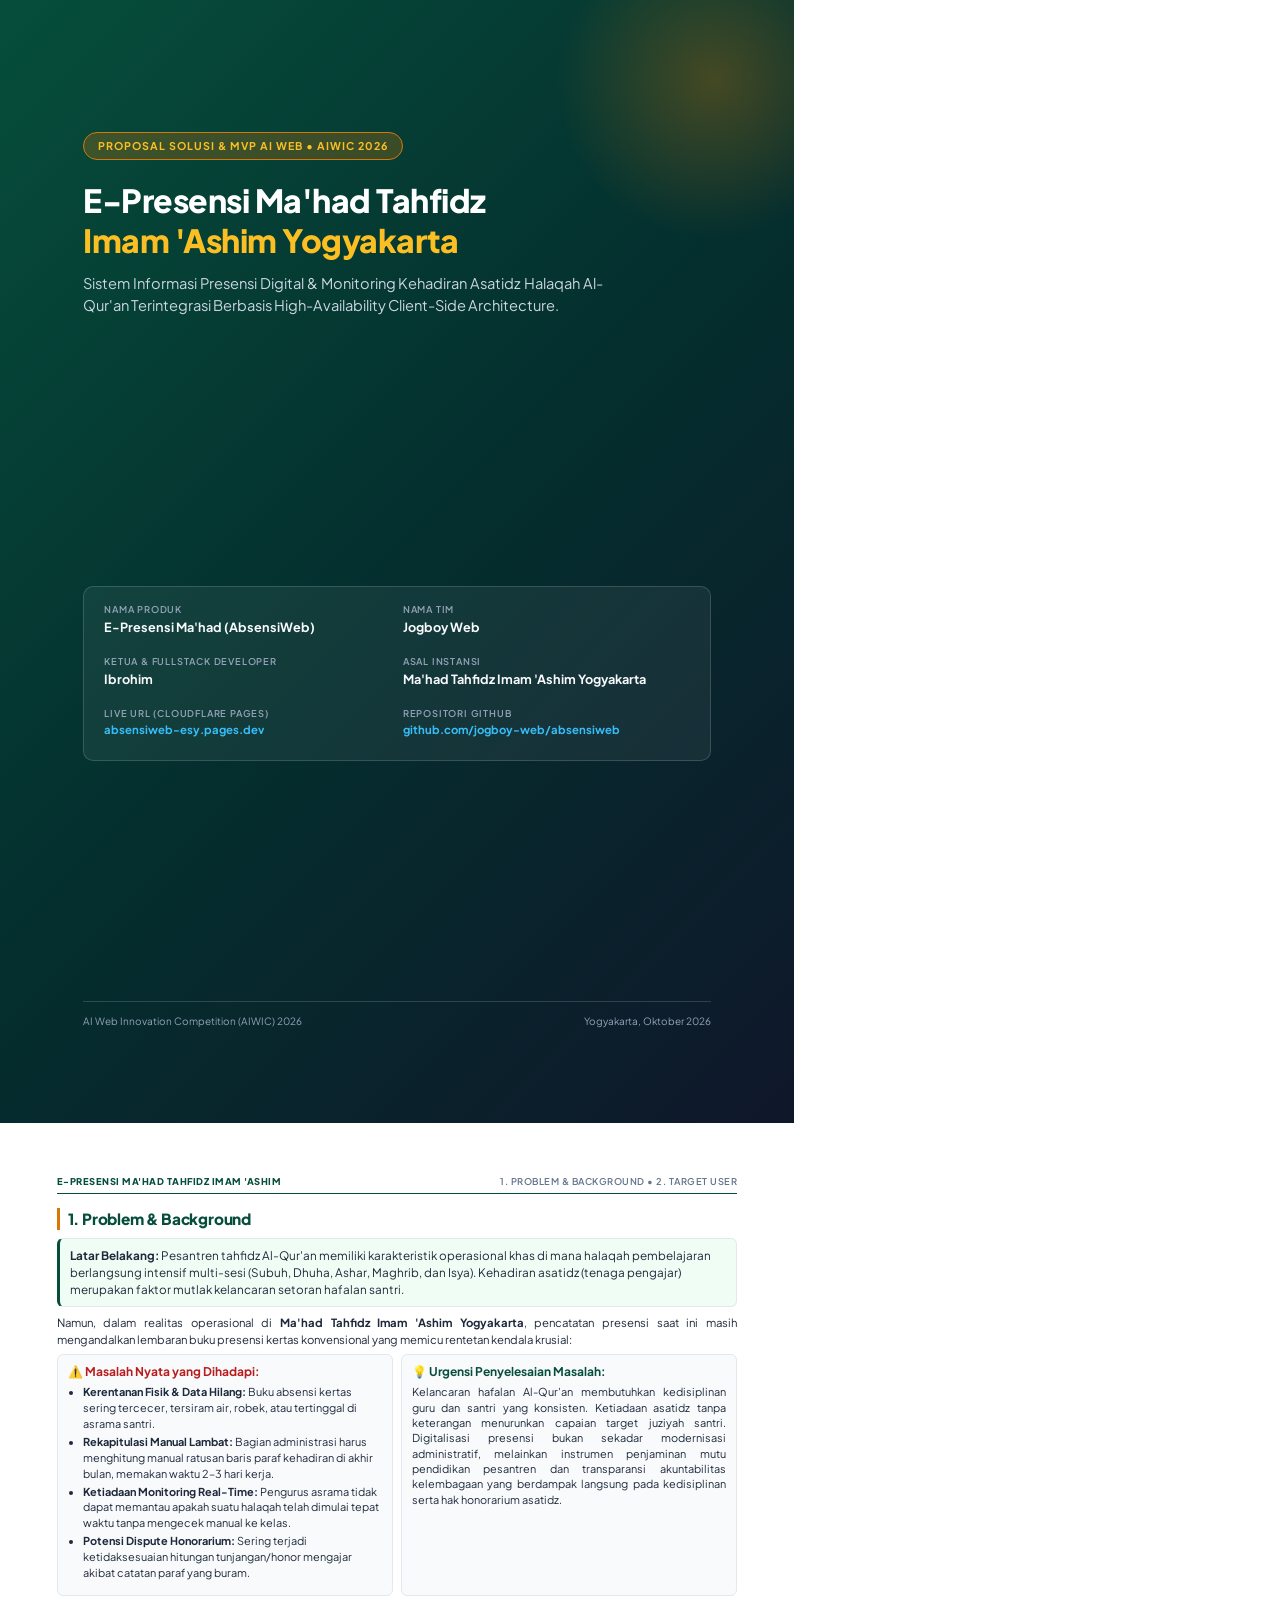
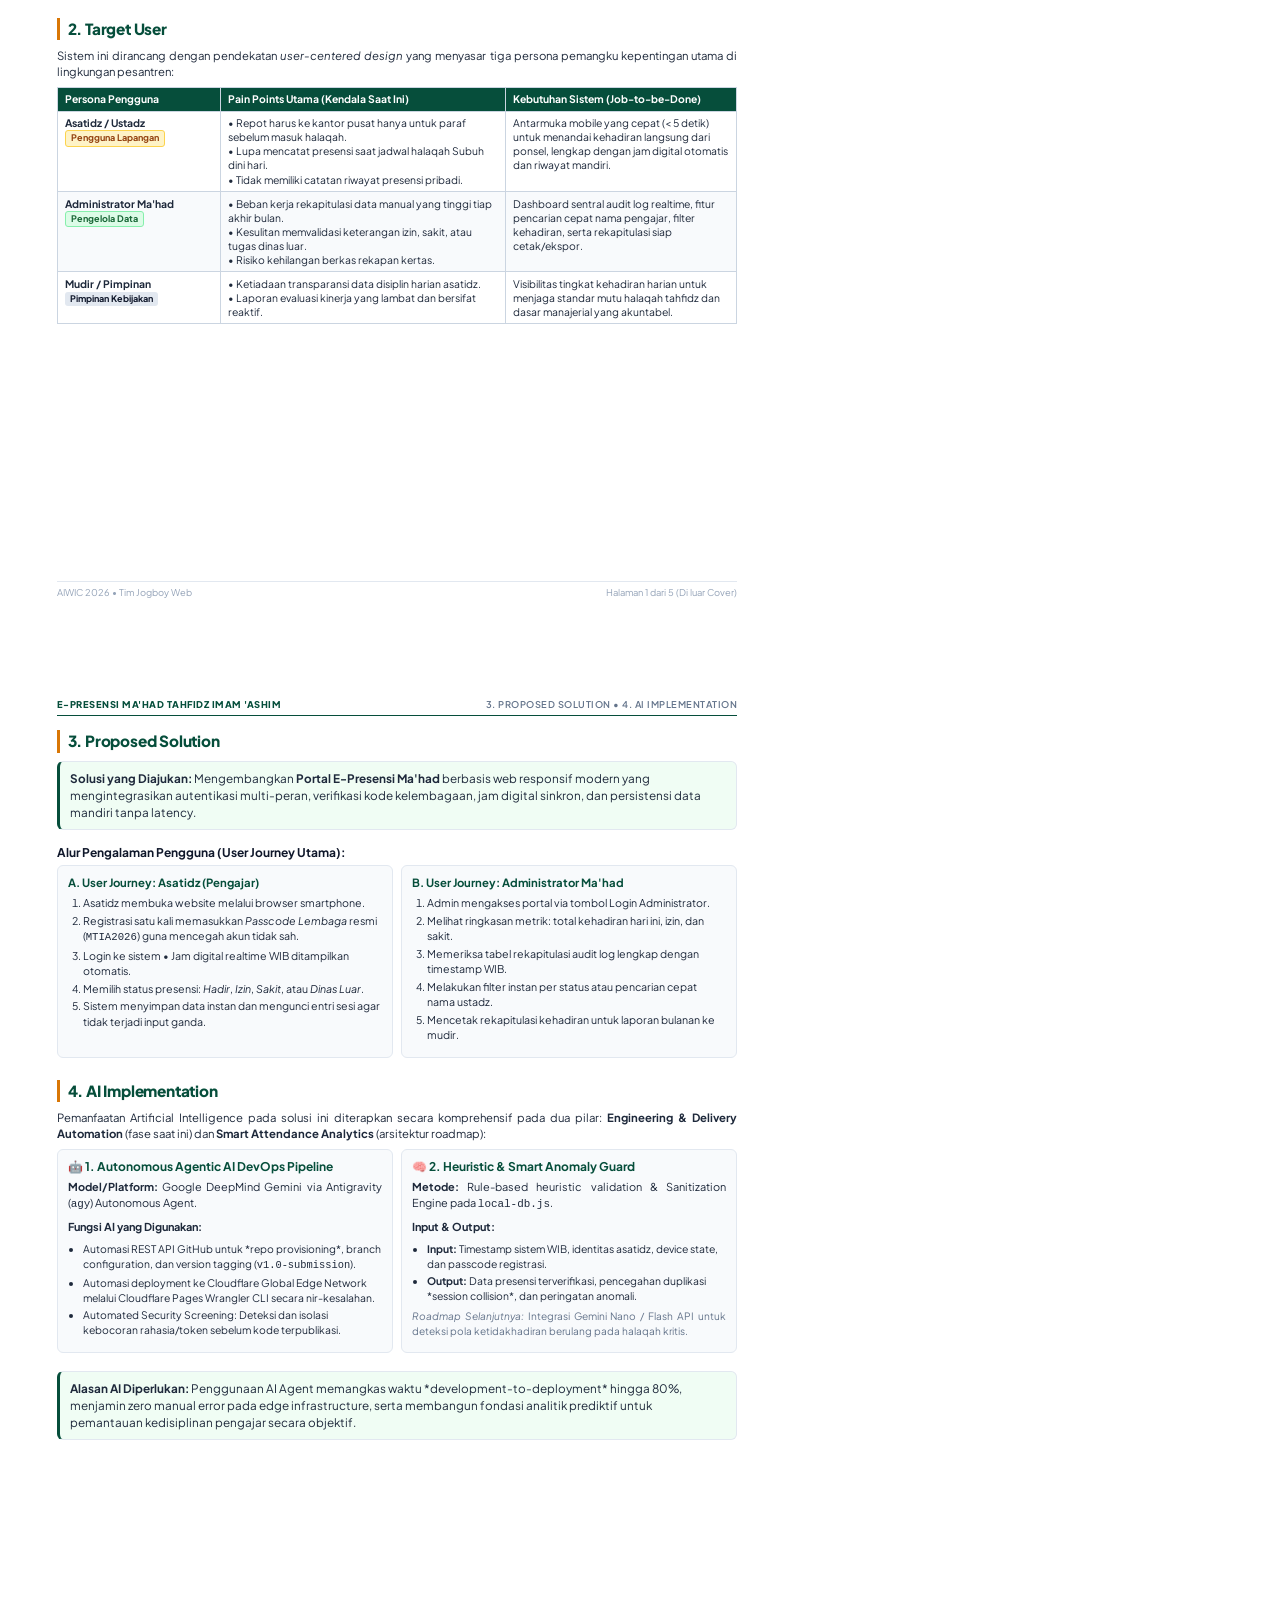
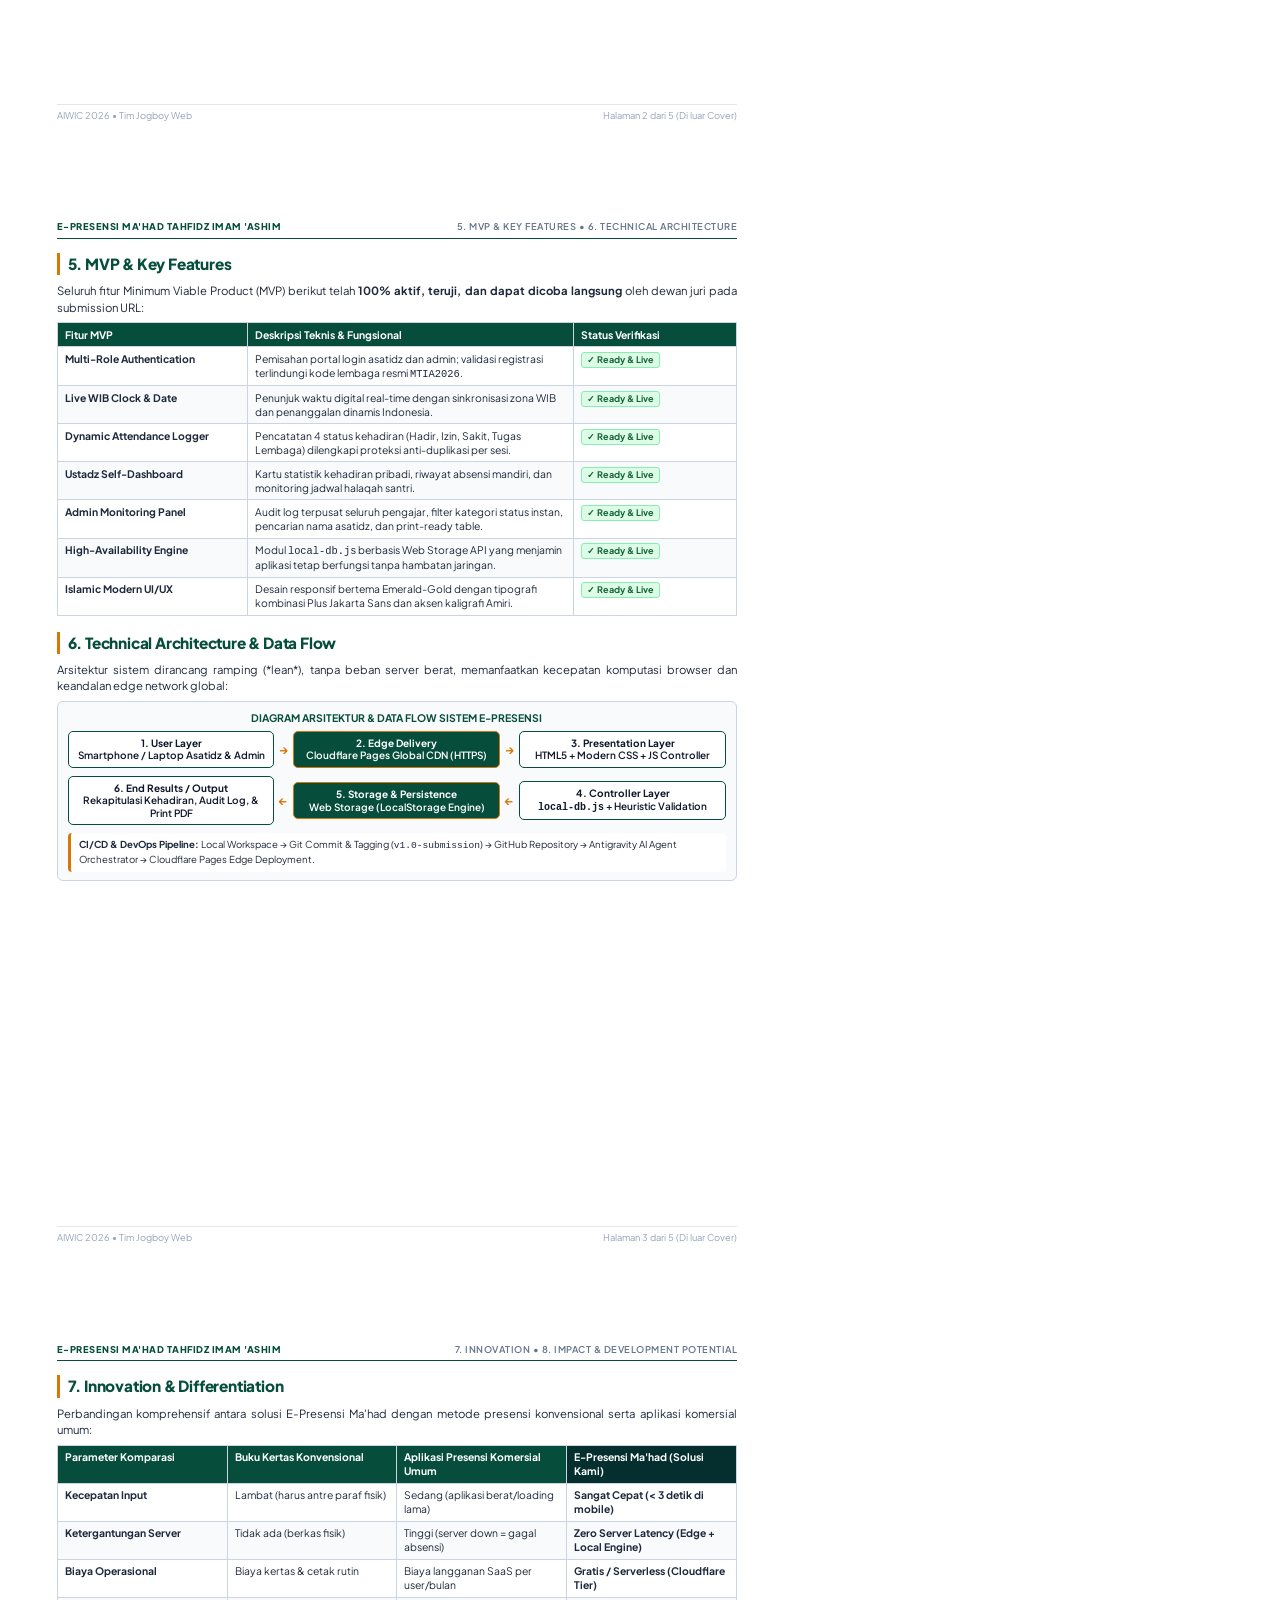
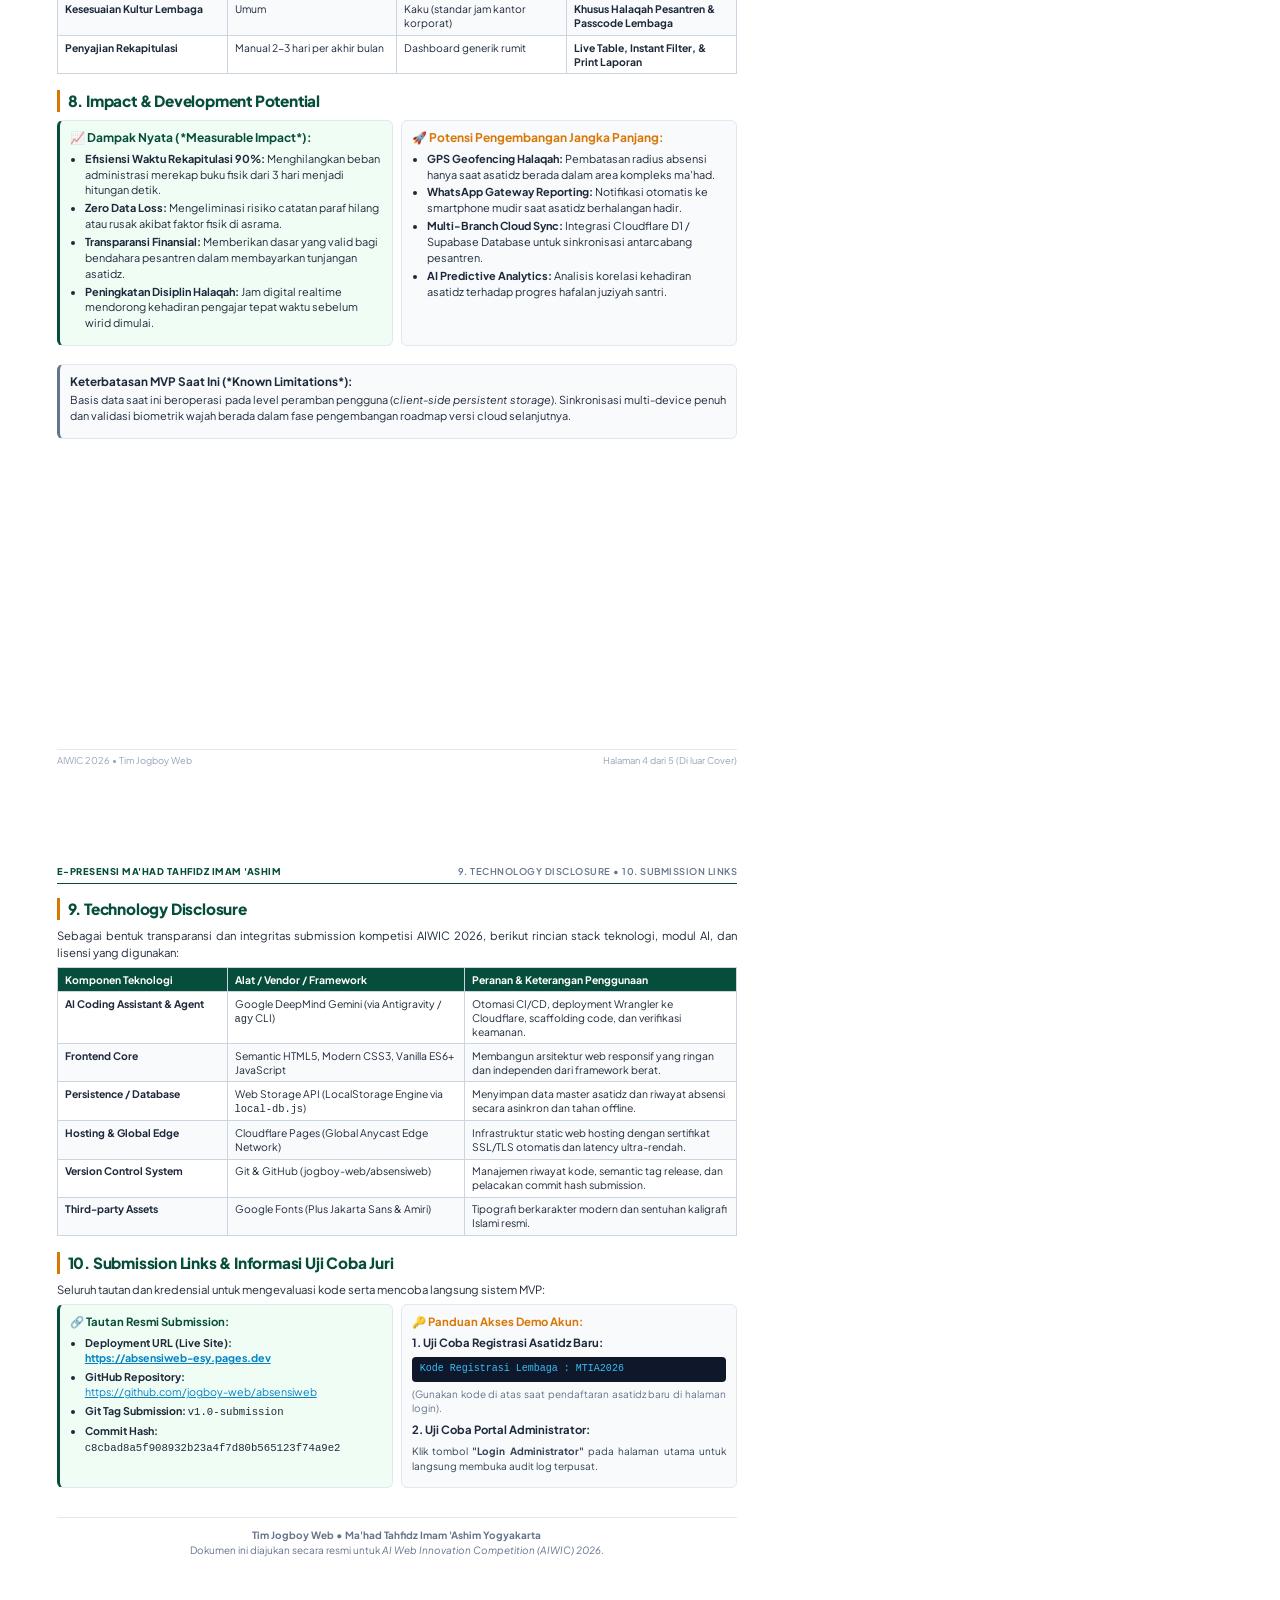
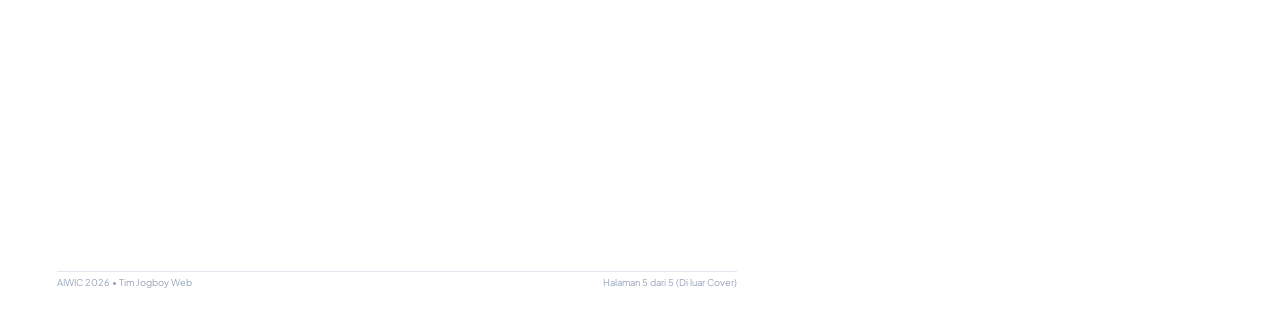
<file: proposal.html>
<!DOCTYPE html>
<html lang="id">
<head>
  <meta charset="UTF-8">
  <title>Proposal Solusi & MVP AI Web - E-Presensi Ma'had Tahfidz Imam 'Ashim</title>
  <style>
    @import url('https://fonts.googleapis.com/css2?family=Plus+Jakarta+Sans:wght@300;400;500;600;700;800&family=Amiri:wght@700&display=swap');

    * {
      box-sizing: border-box;
      margin: 0;
      padding: 0;
      -webkit-print-color-adjust: exact !important;
      print-color-adjust: exact !important;
    }

    body {
      font-family: 'Plus Jakarta Sans', -apple-system, BlinkMacSystemFont, "Segoe UI", Roboto, sans-serif;
      font-size: 8.8pt;
      line-height: 1.45;
      color: #1e293b;
      background: #ffffff;
    }

    @page {
      size: A4 portrait;
      margin: 0;
    }

    .page {
      width: 210mm;
      height: 297mm;
      padding: 14mm 15mm 12mm 15mm;
      position: relative;
      page-break-after: always;
      display: flex;
      flex-direction: column;
      justify-content: space-between;
      overflow: hidden;
      background: #ffffff;
    }

    /* COVER STYLING */
    .cover-page {
      width: 210mm;
      height: 297mm;
      padding: 35mm 22mm 25mm 22mm;
      background: linear-gradient(135deg, #064e3b 0%, #042f2e 50%, #0f172a 100%);
      color: #ffffff;
      page-break-after: always;
      position: relative;
      overflow: hidden;
      display: flex;
      flex-direction: column;
      justify-content: space-between;
    }

    .cover-bg-accent {
      position: absolute;
      top: -80px;
      right: -80px;
      width: 320px;
      height: 320px;
      border-radius: 50%;
      background: radial-gradient(circle, rgba(217, 119, 6, 0.3) 0%, rgba(217, 119, 6, 0) 70%);
      pointer-events: none;
    }

    .cover-badge {
      display: inline-block;
      padding: 5px 14px;
      background: rgba(217, 119, 6, 0.25);
      border: 1px solid #d97706;
      border-radius: 20px;
      font-size: 8pt;
      font-weight: 700;
      letter-spacing: 1px;
      text-transform: uppercase;
      color: #fbbf24;
      margin-bottom: 20px;
    }

    .cover-title {
      font-size: 24pt;
      font-weight: 800;
      line-height: 1.25;
      color: #ffffff;
      margin-bottom: 12px;
      letter-spacing: -0.5px;
    }

    .cover-title span {
      color: #fbbf24;
    }

    .cover-subtitle {
      font-size: 11pt;
      color: #cbd5e1;
      font-weight: 400;
      max-width: 520px;
      line-height: 1.5;
    }

    .cover-meta-grid {
      background: rgba(255, 255, 255, 0.06);
      border: 1px solid rgba(255, 255, 255, 0.15);
      border-radius: 10px;
      padding: 16px 20px;
      display: grid;
      grid-template-columns: 1fr 1fr;
      gap: 12px;
      margin-top: 25px;
    }

    .cover-meta-item label {
      display: block;
      font-size: 7pt;
      text-transform: uppercase;
      letter-spacing: 0.8px;
      color: #94a3b8;
      margin-bottom: 2px;
      font-weight: 600;
    }

    .cover-meta-item p {
      font-size: 9.5pt;
      font-weight: 700;
      color: #f8fafc;
    }

    .cover-footer {
      display: flex;
      justify-content: space-between;
      align-items: flex-end;
      border-top: 1px solid rgba(255, 255, 255, 0.15);
      padding-top: 12px;
      font-size: 7.5pt;
      color: #94a3b8;
    }

    /* HEADER & FOOTER */
    .page-header {
      display: flex;
      justify-content: space-between;
      align-items: center;
      border-bottom: 1.5px solid #064e3b;
      padding-bottom: 4px;
      margin-bottom: 10px;
      font-size: 7pt;
      color: #64748b;
      font-weight: 600;
      text-transform: uppercase;
      letter-spacing: 0.5px;
    }

    .page-header .brand {
      color: #064e3b;
      font-weight: 800;
    }

    .page-footer {
      display: flex;
      justify-content: space-between;
      align-items: center;
      border-top: 1px solid #e2e8f0;
      padding-top: 4px;
      margin-top: 8px;
      font-size: 7pt;
      color: #94a3b8;
    }

    .content-body {
      flex: 1;
      display: flex;
      flex-direction: column;
      justify-content: flex-start;
    }

    .section-title {
      font-size: 11.5pt;
      font-weight: 800;
      color: #064e3b;
      margin-top: 4px;
      margin-bottom: 8px;
      display: flex;
      align-items: center;
      gap: 6px;
      border-left: 3.5px solid #d97706;
      padding-left: 8px;
      letter-spacing: -0.2px;
    }

    .subsection-title {
      font-size: 9pt;
      font-weight: 700;
      color: #0f172a;
      margin-top: 6px;
      margin-bottom: 4px;
    }

    p {
      margin-bottom: 6px;
      text-align: justify;
      font-size: 8.5pt;
    }

    /* CARDS */
    .card {
      background: #f8fafc;
      border: 1px solid #e2e8f0;
      border-radius: 6px;
      padding: 8px 10px;
      margin-bottom: 8px;
    }

    .card-accent {
      border-left: 3px solid #064e3b;
      background: #f0fdf4;
    }

    .grid-2 {
      display: grid;
      grid-template-columns: 1fr 1fr;
      gap: 8px;
      margin-bottom: 6px;
    }

    /* TABLES */
    table {
      width: 100%;
      border-collapse: collapse;
      margin-bottom: 8px;
      font-size: 7.8pt;
    }

    table th, table td {
      border: 1px solid #cbd5e1;
      padding: 4.5px 7px;
      text-align: left;
      vertical-align: top;
      line-height: 1.35;
    }

    table th {
      background: #064e3b;
      color: #ffffff;
      font-weight: 700;
    }

    table tr:nth-child(even) td {
      background: #f8fafc;
    }

    /* LISTS */
    ul, ol {
      margin-left: 15px;
      margin-bottom: 6px;
      font-size: 8.2pt;
    }

    li {
      margin-bottom: 2px;
    }

    /* BADGES */
    .badge {
      display: inline-block;
      padding: 1px 5px;
      border-radius: 3px;
      font-size: 6.8pt;
      font-weight: 700;
      background: #e2e8f0;
      color: #0f172a;
    }

    .badge-gold {
      background: #fef3c7;
      color: #92400e;
      border: 1px solid #fcd34d;
    }

    .badge-green {
      background: #dcfce7;
      color: #166534;
      border: 1px solid #86efac;
    }

    .code-box {
      font-family: "Courier New", Courier, monospace;
      background: #0f172a;
      color: #38bdf8;
      padding: 5px 8px;
      border-radius: 4px;
      font-size: 7.5pt;
      margin-bottom: 5px;
      word-break: break-all;
    }

    .diagram-container {
      background: #f8fafc;
      border: 1px solid #cbd5e1;
      border-radius: 6px;
      padding: 8px 10px;
      margin-bottom: 8px;
      font-size: 7.5pt;
    }

    .flow-row {
      display: flex;
      align-items: center;
      justify-content: space-between;
      gap: 5px;
      margin-bottom: 5px;
    }

    .flow-node {
      flex: 1;
      background: #ffffff;
      border: 1.2px solid #064e3b;
      border-radius: 5px;
      padding: 5px 6px;
      text-align: center;
      font-weight: 600;
      color: #0f172a;
      line-height: 1.25;
    }

    .flow-node.highlight {
      background: #064e3b;
      color: #ffffff;
      border-color: #d97706;
    }

    .flow-arrow {
      color: #d97706;
      font-weight: bold;
      font-size: 9pt;
    }
  </style>
</head>
<body>

  <!-- ==================== COVER PAGE ==================== -->
  <div class="cover-page">
    <div class="cover-bg-accent"></div>
    
    <div>
      <div class="cover-badge">Proposal Solusi & MVP AI Web &bull; AIWIC 2026</div>
      <h1 class="cover-title">E-Presensi Ma'had Tahfidz<br><span>Imam 'Ashim Yogyakarta</span></h1>
      <p class="cover-subtitle">
        Sistem Informasi Presensi Digital & Monitoring Kehadiran Asatidz Halaqah Al-Qur'an Terintegrasi Berbasis High-Availability Client-Side Architecture.
      </p>
    </div>

    <div>
      <div class="cover-meta-grid">
        <div class="cover-meta-item">
          <label>Nama Produk</label>
          <p>E-Presensi Ma'had (AbsensiWeb)</p>
        </div>
        <div class="cover-meta-item">
          <label>Nama Tim</label>
          <p>Jogboy Web</p>
        </div>
        <div class="cover-meta-item">
          <label>Ketua & Fullstack Developer</label>
          <p>Ibrohim</p>
        </div>
        <div class="cover-meta-item">
          <label>Asal Instansi</label>
          <p>Ma'had Tahfidz Imam 'Ashim Yogyakarta</p>
        </div>
        <div class="cover-meta-item">
          <label>Live URL (Cloudflare Pages)</label>
          <p style="color: #38bdf8; font-size: 8.5pt;">absensiweb-esy.pages.dev</p>
        </div>
        <div class="cover-meta-item">
          <label>Repositori GitHub</label>
          <p style="color: #38bdf8; font-size: 8.5pt;">github.com/jogboy-web/absensiweb</p>
        </div>
      </div>
    </div>

    <div class="cover-footer">
      <span>AI Web Innovation Competition (AIWIC) 2026</span>
      <span>Yogyakarta, Oktober 2026</span>
    </div>
  </div>

  <!-- ==================== HALAMAN 1 (Problem & Background + Target User) ==================== -->
  <div class="page">
    <div class="page-header">
      <span class="brand">E-Presensi Ma'had Tahfidz Imam 'Ashim</span>
      <span>1. Problem & Background &bull; 2. Target User</span>
    </div>

    <div class="content-body">
      <h2 class="section-title">1. Problem & Background</h2>
      <div class="card card-accent">
        <strong>Latar Belakang:</strong> Pesantren tahfidz Al-Qur'an memiliki karakteristik operasional khas di mana halaqah pembelajaran berlangsung intensif multi-sesi (Subuh, Dhuha, Ashar, Maghrib, dan Isya). Kehadiran asatidz (tenaga pengajar) merupakan faktor mutlak kelancaran setoran hafalan santri.
      </div>

      <p>Namun, dalam realitas operasional di <strong>Ma'had Tahfidz Imam 'Ashim Yogyakarta</strong>, pencatatan presensi saat ini masih mengandalkan lembaran buku presensi kertas konvensional yang memicu rentetan kendala krusial:</p>

      <div class="grid-2">
        <div class="card">
          <div class="subsection-title" style="color: #b91c1c; margin-top:0;">⚠️ Masalah Nyata yang Dihadapi:</div>
          <ul>
            <li><strong>Kerentanan Fisik & Data Hilang:</strong> Buku absensi kertas sering tercecer, tersiram air, robek, atau tertinggal di asrama santri.</li>
            <li><strong>Rekapitulasi Manual Lambat:</strong> Bagian administrasi harus menghitung manual ratusan baris paraf kehadiran di akhir bulan, memakan waktu 2–3 hari kerja.</li>
            <li><strong>Ketiadaan Monitoring Real-Time:</strong> Pengurus asrama tidak dapat memantau apakah suatu halaqah telah dimulai tepat waktu tanpa mengecek manual ke kelas.</li>
            <li><strong>Potensi Dispute Honorarium:</strong> Sering terjadi ketidaksesuaian hitungan tunjangan/honor mengajar akibat catatan paraf yang buram.</li>
          </ul>
        </div>
        <div class="card">
          <div class="subsection-title" style="color: #064e3b; margin-top:0;">💡 Urgensi Penyelesaian Masalah:</div>
          <p style="font-size: 8.2pt; line-height: 1.4;">
            Kelancaran hafalan Al-Qur'an membutuhkan kedisiplinan guru dan santri yang konsisten. Ketiadaan asatidz tanpa keterangan menurunkan capaian target juziyah santri. Digitalisasi presensi bukan sekadar modernisasi administratif, melainkan instrumen penjaminan mutu pendidikan pesantren dan transparansi akuntabilitas kelembagaan yang berdampak langsung pada kedisiplinan serta hak honorarium asatidz.
          </p>
        </div>
      </div>

      <h2 class="section-title" style="margin-top: 8px;">2. Target User</h2>
      <p>Sistem ini dirancang dengan pendekatan <em>user-centered design</em> yang menyasar tiga persona pemangku kepentingan utama di lingkungan pesantren:</p>

      <table>
        <thead>
          <tr>
            <th style="width: 24%;">Persona Pengguna</th>
            <th style="width: 42%;">Pain Points Utama (Kendala Saat Ini)</th>
            <th style="width: 34%;">Kebutuhan Sistem (Job-to-be-Done)</th>
          </tr>
        </thead>
        <tbody>
          <tr>
            <td><strong>Asatidz / Ustadz</strong><br><span class="badge badge-gold">Pengguna Lapangan</span></td>
            <td>
              &bull; Repot harus ke kantor pusat hanya untuk paraf sebelum masuk halaqah.<br>
              &bull; Lupa mencatat presensi saat jadwal halaqah Subuh dini hari.<br>
              &bull; Tidak memiliki catatan riwayat presensi pribadi.
            </td>
            <td>
              Antarmuka mobile yang cepat (< 5 detik) untuk menandai kehadiran langsung dari ponsel, lengkap dengan jam digital otomatis dan riwayat mandiri.
            </td>
          </tr>
          <tr>
            <td><strong>Administrator Ma'had</strong><br><span class="badge badge-green">Pengelola Data</span></td>
            <td>
              &bull; Beban kerja rekapitulasi data manual yang tinggi tiap akhir bulan.<br>
              &bull; Kesulitan memvalidasi keterangan izin, sakit, atau tugas dinas luar.<br>
              &bull; Risiko kehilangan berkas rekapan kertas.
            </td>
            <td>
              Dashboard sentral audit log realtime, fitur pencarian cepat nama pengajar, filter kehadiran, serta rekapitulasi siap cetak/ekspor.
            </td>
          </tr>
          <tr>
            <td><strong>Mudir / Pimpinan</strong><br><span class="badge">Pimpinan Kebijakan</span></td>
            <td>
              &bull; Ketiadaan transparansi data disiplin harian asatidz.<br>
              &bull; Laporan evaluasi kinerja yang lambat dan bersifat reaktif.
            </td>
            <td>
              Visibilitas tingkat kehadiran harian untuk menjaga standar mutu halaqah tahfidz dan dasar manajerial yang akuntabel.
            </td>
          </tr>
        </tbody>
      </table>
    </div>

    <div class="page-footer">
      <span>AIWIC 2026 &bull; Tim Jogboy Web</span>
      <span>Halaman 1 dari 5 (Di luar Cover)</span>
    </div>
  </div>

  <!-- ==================== HALAMAN 2 (Proposed Solution + AI Implementation) ==================== -->
  <div class="page">
    <div class="page-header">
      <span class="brand">E-Presensi Ma'had Tahfidz Imam 'Ashim</span>
      <span>3. Proposed Solution &bull; 4. AI Implementation</span>
    </div>

    <div class="content-body">
      <h2 class="section-title">3. Proposed Solution</h2>
      <div class="card card-accent">
        <strong>Solusi yang Diajukan:</strong> Mengembangkan <strong>Portal E-Presensi Ma'had</strong> berbasis web responsif modern yang mengintegrasikan autentikasi multi-peran, verifikasi kode kelembagaan, jam digital sinkron, dan persistensi data mandiri tanpa latency.
      </div>

      <div class="subsection-title">Alur Pengalaman Pengguna (User Journey Utama):</div>
      <div class="grid-2">
        <div class="card">
          <strong style="color: #064e3b; font-size: 8.5pt;">A. User Journey: Asatidz (Pengajar)</strong>
          <ol style="margin-top: 4px; font-size: 8pt;">
            <li>Asatidz membuka website melalui browser smartphone.</li>
            <li>Registrasi satu kali memasukkan <em>Passcode Lembaga</em> resmi (<code>MTIA2026</code>) guna mencegah akun tidak sah.</li>
            <li>Login ke sistem &bull; Jam digital realtime WIB ditampilkan otomatis.</li>
            <li>Memilih status presensi: <em>Hadir</em>, <em>Izin</em>, <em>Sakit</em>, atau <em>Dinas Luar</em>.</li>
            <li>Sistem menyimpan data instan dan mengunci entri sesi agar tidak terjadi input ganda.</li>
          </ol>
        </div>
        <div class="card">
          <strong style="color: #064e3b; font-size: 8.5pt;">B. User Journey: Administrator Ma'had</strong>
          <ol style="margin-top: 4px; font-size: 8pt;">
            <li>Admin mengakses portal via tombol Login Administrator.</li>
            <li>Melihat ringkasan metrik: total kehadiran hari ini, izin, dan sakit.</li>
            <li>Memeriksa tabel rekapitulasi audit log lengkap dengan timestamp WIB.</li>
            <li>Melakukan filter instan per status atau pencarian cepat nama ustadz.</li>
            <li>Mencetak rekapitulasi kehadiran untuk laporan bulanan ke mudir.</li>
          </ol>
        </div>
      </div>

      <h2 class="section-title" style="margin-top: 8px;">4. AI Implementation</h2>
      <p>Pemanfaatan Artificial Intelligence pada solusi ini diterapkan secara komprehensif pada dua pilar: <strong>Engineering & Delivery Automation</strong> (fase saat ini) dan <strong>Smart Attendance Analytics</strong> (arsitektur roadmap):</p>

      <div class="grid-2">
        <div class="card">
          <div class="subsection-title" style="margin-top:0; color: #064e3b;">🤖 1. Autonomous Agentic AI DevOps Pipeline</div>
          <p style="font-size: 8.2pt;"><strong>Model/Platform:</strong> Google DeepMind Gemini via Antigravity (<code>agy</code>) Autonomous Agent.</p>
          <p style="font-size: 8.2pt;"><strong>Fungsi AI yang Digunakan:</strong></p>
          <ul style="font-size: 7.8pt;">
            <li>Automasi REST API GitHub untuk *repo provisioning*, branch configuration, dan version tagging (<code>v1.0-submission</code>).</li>
            <li>Automasi deployment ke Cloudflare Global Edge Network melalui Cloudflare Pages Wrangler CLI secara nir-kesalahan.</li>
            <li>Automated Security Screening: Deteksi dan isolasi kebocoran rahasia/token sebelum kode terpublikasi.</li>
          </ul>
        </div>

        <div class="card">
          <div class="subsection-title" style="margin-top:0; color: #064e3b;">🧠 2. Heuristic & Smart Anomaly Guard</div>
          <p style="font-size: 8.2pt;"><strong>Metode:</strong> Rule-based heuristic validation & Sanitization Engine pada <code>local-db.js</code>.</p>
          <p style="font-size: 8.2pt;"><strong>Input & Output:</strong></p>
          <ul style="font-size: 7.8pt;">
            <li><strong>Input:</strong> Timestamp sistem WIB, identitas asatidz, device state, dan passcode registrasi.</li>
            <li><strong>Output:</strong> Data presensi terverifikasi, pencegahan duplikasi *session collision*, dan peringatan anomali.</li>
          </ul>
          <p style="font-size: 7.6pt; color: #64748b; margin-top: 3px;">
            <em>Roadmap Selanjutnya:</em> Integrasi Gemini Nano / Flash API untuk deteksi pola ketidakhadiran berulang pada halaqah kritis.
          </p>
        </div>
      </div>

      <div class="card card-accent" style="margin-top: 4px;">
        <strong>Alasan AI Diperlukan:</strong> Penggunaan AI Agent memangkas waktu *development-to-deployment* hingga 80%, menjamin zero manual error pada edge infrastructure, serta membangun fondasi analitik prediktif untuk pemantauan kedisiplinan pengajar secara objektif.
      </div>
    </div>

    <div class="page-footer">
      <span>AIWIC 2026 &bull; Tim Jogboy Web</span>
      <span>Halaman 2 dari 5 (Di luar Cover)</span>
    </div>
  </div>

  <!-- ==================== HALAMAN 3 (MVP & Key Features + Technical Architecture) ==================== -->
  <div class="page">
    <div class="page-header">
      <span class="brand">E-Presensi Ma'had Tahfidz Imam 'Ashim</span>
      <span>5. MVP & Key Features &bull; 6. Technical Architecture</span>
    </div>

    <div class="content-body">
      <h2 class="section-title">5. MVP & Key Features</h2>
      <p>Seluruh fitur Minimum Viable Product (MVP) berikut telah <strong>100% aktif, teruji, dan dapat dicoba langsung</strong> oleh dewan juri pada submission URL:</p>

      <table>
        <thead>
          <tr>
            <th style="width: 28%;">Fitur MVP</th>
            <th style="width: 48%;">Deskripsi Teknis & Fungsional</th>
            <th style="width: 24%;">Status Verifikasi</th>
          </tr>
        </thead>
        <tbody>
          <tr>
            <td><strong>Multi-Role Authentication</strong></td>
            <td>Pemisahan portal login asatidz dan admin; validasi registrasi terlindungi kode lembaga resmi <code>MTIA2026</code>.</td>
            <td><span class="badge badge-green">✓ Ready & Live</span></td>
          </tr>
          <tr>
            <td><strong>Live WIB Clock & Date</strong></td>
            <td>Penunjuk waktu digital real-time dengan sinkronisasi zona WIB dan penanggalan dinamis Indonesia.</td>
            <td><span class="badge badge-green">✓ Ready & Live</span></td>
          </tr>
          <tr>
            <td><strong>Dynamic Attendance Logger</strong></td>
            <td>Pencatatan 4 status kehadiran (Hadir, Izin, Sakit, Tugas Lembaga) dilengkapi proteksi anti-duplikasi per sesi.</td>
            <td><span class="badge badge-green">✓ Ready & Live</span></td>
          </tr>
          <tr>
            <td><strong>Ustadz Self-Dashboard</strong></td>
            <td>Kartu statistik kehadiran pribadi, riwayat absensi mandiri, dan monitoring jadwal halaqah santri.</td>
            <td><span class="badge badge-green">✓ Ready & Live</span></td>
          </tr>
          <tr>
            <td><strong>Admin Monitoring Panel</strong></td>
            <td>Audit log terpusat seluruh pengajar, filter kategori status instan, pencarian nama asatidz, dan print-ready table.</td>
            <td><span class="badge badge-green">✓ Ready & Live</span></td>
          </tr>
          <tr>
            <td><strong>High-Availability Engine</strong></td>
            <td>Modul <code>local-db.js</code> berbasis Web Storage API yang menjamin aplikasi tetap berfungsi tanpa hambatan jaringan.</td>
            <td><span class="badge badge-green">✓ Ready & Live</span></td>
          </tr>
          <tr>
            <td><strong>Islamic Modern UI/UX</strong></td>
            <td>Desain responsif bertema Emerald-Gold dengan tipografi kombinasi Plus Jakarta Sans dan aksen kaligrafi Amiri.</td>
            <td><span class="badge badge-green">✓ Ready & Live</span></td>
          </tr>
        </tbody>
      </table>

      <h2 class="section-title" style="margin-top: 8px;">6. Technical Architecture & Data Flow</h2>
      <p>Arsitektur sistem dirancang ramping (*lean*), tanpa beban server berat, memanfaatkan kecepatan komputasi browser dan keandalan edge network global:</p>

      <div class="diagram-container">
        <div style="text-align: center; font-weight: 700; color: #064e3b; margin-bottom: 6px; font-size: 7.8pt;">
          DIAGRAM ARSITEKTUR & DATA FLOW SISTEM E-PRESENSI
        </div>
        
        <div class="flow-row">
          <div class="flow-node">
            <strong>1. User Layer</strong><br>
            Smartphone / Laptop Asatidz & Admin
          </div>
          <div class="flow-arrow">&rarr;</div>
          <div class="flow-node highlight">
            <strong>2. Edge Delivery</strong><br>
            Cloudflare Pages Global CDN (HTTPS)
          </div>
          <div class="flow-arrow">&rarr;</div>
          <div class="flow-node">
            <strong>3. Presentation Layer</strong><br>
            HTML5 + Modern CSS + JS Controller
          </div>
        </div>

        <div class="flow-row" style="margin-top: 8px;">
          <div class="flow-node">
            <strong>6. End Results / Output</strong><br>
            Rekapitulasi Kehadiran, Audit Log, & Print PDF
          </div>
          <div class="flow-arrow">&larr;</div>
          <div class="flow-node highlight">
            <strong>5. Storage & Persistence</strong><br>
            Web Storage (LocalStorage Engine)
          </div>
          <div class="flow-arrow">&larr;</div>
          <div class="flow-node">
            <strong>4. Controller Layer</strong><br>
            <code>local-db.js</code> + Heuristic Validation
          </div>
        </div>

        <div style="margin-top: 8px; padding: 5px 8px; background: #ffffff; border-radius: 4px; border-left: 3px solid #d97706; font-size: 7.2pt;">
          <strong>CI/CD & DevOps Pipeline:</strong> Local Workspace &rarr; Git Commit & Tagging (<code>v1.0-submission</code>) &rarr; GitHub Repository &rarr; Antigravity AI Agent Orchestrator &rarr; Cloudflare Pages Edge Deployment.
        </div>
      </div>
    </div>

    <div class="page-footer">
      <span>AIWIC 2026 &bull; Tim Jogboy Web</span>
      <span>Halaman 3 dari 5 (Di luar Cover)</span>
    </div>
  </div>

  <!-- ==================== HALAMAN 4 (Innovation & Impact) ==================== -->
  <div class="page">
    <div class="page-header">
      <span class="brand">E-Presensi Ma'had Tahfidz Imam 'Ashim</span>
      <span>7. Innovation &bull; 8. Impact & Development Potential</span>
    </div>

    <div class="content-body">
      <h2 class="section-title">7. Innovation & Differentiation</h2>
      <p>Perbandingan komprehensif antara solusi E-Presensi Ma'had dengan metode presensi konvensional serta aplikasi komersial umum:</p>

      <table>
        <thead>
          <tr>
            <th style="width: 25%;">Parameter Komparasi</th>
            <th style="width: 25%;">Buku Kertas Konvensional</th>
            <th style="width: 25%;">Aplikasi Presensi Komersial Umum</th>
            <th style="width: 25%; background: #042f2e;">E-Presensi Ma'had (Solusi Kami)</th>
          </tr>
        </thead>
        <tbody>
          <tr>
            <td><strong>Kecepatan Input</strong></td>
            <td>Lambat (harus antre paraf fisik)</td>
            <td>Sedang (aplikasi berat/loading lama)</td>
            <td><strong>Sangat Cepat (< 3 detik di mobile)</strong></td>
          </tr>
          <tr>
            <td><strong>Ketergantungan Server</strong></td>
            <td>Tidak ada (berkas fisik)</td>
            <td>Tinggi (server down = gagal absensi)</td>
            <td><strong>Zero Server Latency (Edge + Local Engine)</strong></td>
          </tr>
          <tr>
            <td><strong>Biaya Operasional</strong></td>
            <td>Biaya kertas & cetak rutin</td>
            <td>Biaya langganan SaaS per user/bulan</td>
            <td><strong>Gratis / Serverless (Cloudflare Tier)</strong></td>
          </tr>
          <tr>
            <td><strong>Kesesuaian Kultur Lembaga</strong></td>
            <td>Umum</td>
            <td>Kaku (standar jam kantor korporat)</td>
            <td><strong>Khusus Halaqah Pesantren & Passcode Lembaga</strong></td>
          </tr>
          <tr>
            <td><strong>Penyajian Rekapitulasi</strong></td>
            <td>Manual 2-3 hari per akhir bulan</td>
            <td>Dashboard generik rumit</td>
            <td><strong>Live Table, Instant Filter, & Print Laporan</strong></td>
          </tr>
        </tbody>
      </table>

      <h2 class="section-title" style="margin-top: 8px;">8. Impact & Development Potential</h2>

      <div class="grid-2">
        <div class="card card-accent">
          <div class="subsection-title" style="margin-top:0; color: #064e3b;">📈 Dampak Nyata (*Measurable Impact*):</div>
          <ul>
            <li><strong>Efisiensi Waktu Rekapitulasi 90%:</strong> Menghilangkan beban administrasi merekap buku fisik dari 3 hari menjadi hitungan detik.</li>
            <li><strong>Zero Data Loss:</strong> Mengeliminasi risiko catatan paraf hilang atau rusak akibat faktor fisik di asrama.</li>
            <li><strong>Transparansi Finansial:</strong> Memberikan dasar yang valid bagi bendahara pesantren dalam membayarkan tunjangan asatidz.</li>
            <li><strong>Peningkatan Disiplin Halaqah:</strong> Jam digital realtime mendorong kehadiran pengajar tepat waktu sebelum wirid dimulai.</li>
          </ul>
        </div>

        <div class="card">
          <div class="subsection-title" style="margin-top:0; color: #d97706;">🚀 Potensi Pengembangan Jangka Panjang:</div>
          <ul>
            <li><strong>GPS Geofencing Halaqah:</strong> Pembatasan radius absensi hanya saat asatidz berada dalam area kompleks ma'had.</li>
            <li><strong>WhatsApp Gateway Reporting:</strong> Notifikasi otomatis ke smartphone mudir saat asatidz berhalangan hadir.</li>
            <li><strong>Multi-Branch Cloud Sync:</strong> Integrasi Cloudflare D1 / Supabase Database untuk sinkronisasi antarcabang pesantren.</li>
            <li><strong>AI Predictive Analytics:</strong> Analisis korelasi kehadiran asatidz terhadap progres hafalan juziyah santri.</li>
          </ul>
        </div>
      </div>

      <div class="card" style="border-left: 3px solid #64748b; background: #f8fafc; margin-top: 4px;">
        <strong>Keterbatasan MVP Saat Ini (*Known Limitations*):</strong>
        <p style="font-size: 8.2pt; margin-top: 2px;">
          Basis data saat ini beroperasi pada level peramban pengguna (<em>client-side persistent storage</em>). Sinkronisasi multi-device penuh dan validasi biometrik wajah berada dalam fase pengembangan roadmap versi cloud selanjutnya.
        </p>
      </div>
    </div>

    <div class="page-footer">
      <span>AIWIC 2026 &bull; Tim Jogboy Web</span>
      <span>Halaman 4 dari 5 (Di luar Cover)</span>
    </div>
  </div>

  <!-- ==================== HALAMAN 5 (Technology Disclosure & Submission Links) ==================== -->
  <div class="page">
    <div class="page-header">
      <span class="brand">E-Presensi Ma'had Tahfidz Imam 'Ashim</span>
      <span>9. Technology Disclosure &bull; 10. Submission Links</span>
    </div>

    <div class="content-body">
      <h2 class="section-title">9. Technology Disclosure</h2>
      <p>Sebagai bentuk transparansi dan integritas submission kompetisi AIWIC 2026, berikut rincian stack teknologi, modul AI, dan lisensi yang digunakan:</p>

      <table>
        <thead>
          <tr>
            <th style="width: 25%;">Komponen Teknologi</th>
            <th style="width: 35%;">Alat / Vendor / Framework</th>
            <th style="width: 40%;">Peranan & Keterangan Penggunaan</th>
          </tr>
        </thead>
        <tbody>
          <tr>
            <td><strong>AI Coding Assistant & Agent</strong></td>
            <td>Google DeepMind Gemini (via Antigravity / <code>agy</code> CLI)</td>
            <td>Otomasi CI/CD, deployment Wrangler ke Cloudflare, scaffolding code, dan verifikasi keamanan.</td>
          </tr>
          <tr>
            <td><strong>Frontend Core</strong></td>
            <td>Semantic HTML5, Modern CSS3, Vanilla ES6+ JavaScript</td>
            <td>Membangun arsitektur web responsif yang ringan dan independen dari framework berat.</td>
          </tr>
          <tr>
            <td><strong>Persistence / Database</strong></td>
            <td>Web Storage API (LocalStorage Engine via <code>local-db.js</code>)</td>
            <td>Menyimpan data master asatidz dan riwayat absensi secara asinkron dan tahan offline.</td>
          </tr>
          <tr>
            <td><strong>Hosting & Global Edge</strong></td>
            <td>Cloudflare Pages (Global Anycast Edge Network)</td>
            <td>Infrastruktur static web hosting dengan sertifikat SSL/TLS otomatis dan latency ultra-rendah.</td>
          </tr>
          <tr>
            <td><strong>Version Control System</strong></td>
            <td>Git & GitHub (jogboy-web/absensiweb)</td>
            <td>Manajemen riwayat kode, semantic tag release, dan pelacakan commit hash submission.</td>
          </tr>
          <tr>
            <td><strong>Third-party Assets</strong></td>
            <td>Google Fonts (Plus Jakarta Sans & Amiri)</td>
            <td>Tipografi berkarakter modern dan sentuhan kaligrafi Islami resmi.</td>
          </tr>
        </tbody>
      </table>

      <h2 class="section-title" style="margin-top: 8px;">10. Submission Links & Informasi Uji Coba Juri</h2>
      <p>Seluruh tautan dan kredensial untuk mengevaluasi kode serta mencoba langsung sistem MVP:</p>

      <div class="grid-2">
        <div class="card card-accent">
          <strong style="color: #064e3b; font-size: 8.5pt;">🔗 Tautan Resmi Submission:</strong>
          <ul style="font-size: 8pt; margin-top: 4px;">
            <li><strong>Deployment URL (Live Site):</strong><br>
              <a href="https://absensiweb-esy.pages.dev" target="_blank" style="color: #0284c7; font-weight:700;">https://absensiweb-esy.pages.dev</a>
            </li>
            <li style="margin-top: 3px;"><strong>GitHub Repository:</strong><br>
              <a href="https://github.com/jogboy-web/absensiweb" target="_blank" style="color: #0284c7;">https://github.com/jogboy-web/absensiweb</a>
            </li>
            <li style="margin-top: 3px;"><strong>Git Tag Submission:</strong> <code>v1.0-submission</code></li>
            <li style="margin-top: 3px;"><strong>Commit Hash:</strong> <code>c8cbad8a5f908932b23a4f7d80b565123f74a9e2</code></li>
          </ul>
        </div>

        <div class="card">
          <strong style="color: #d97706; font-size: 8.5pt;">🔑 Panduan Akses Demo Akun:</strong>
          <div style="font-size: 8pt; margin-top: 4px;">
            <p><strong>1. Uji Coba Registrasi Asatidz Baru:</strong></p>
            <div class="code-box">Kode Registrasi Lembaga : MTIA2026</div>
            <p style="font-size: 7.5pt; color: #64748b;">(Gunakan kode di atas saat pendaftaran asatidz baru di halaman login).</p>

            <p style="margin-top: 4px;"><strong>2. Uji Coba Portal Administrator:</strong></p>
            <p style="font-size: 7.5pt; color: #334155;">
              Klik tombol <strong>"Login Administrator"</strong> pada halaman utama untuk langsung membuka audit log terpusat.
            </p>
          </div>
        </div>
      </div>

      <div style="margin-top: 15px; text-align: center; border-top: 1px solid #e2e8f0; padding-top: 10px; font-size: 7.5pt; color: #64748b;">
        <strong>Tim Jogboy Web &bull; Ma'had Tahfidz Imam 'Ashim Yogyakarta</strong><br>
        Dokumen ini diajukan secara resmi untuk <em>AI Web Innovation Competition (AIWIC) 2026</em>.
      </div>
    </div>

    <div class="page-footer">
      <span>AIWIC 2026 &bull; Tim Jogboy Web</span>
      <span>Halaman 5 dari 5 (Di luar Cover)</span>
    </div>
  </div>

</body>
</html>
</file>
<file: style.css>
/* ==========================================================================
   PORTAL LOGIN & DASHBOARD USTADZ E-PRESENSI
   MA'HAD TAHFIDZ IMAM 'ASHIM YOGYAKARTA
   
   Skema Warna Resmi Sesuai Logo:
   - Hijau (#007A53 / RGB: 0, 122, 83) : Kubah, alas buku, teks latin
   - Kuning Emas (#F3B229 / RGB: 243, 178, 41) : Pita melengkung, simbol bulan bintang
   - Putih (#FFFFFF / RGB: 255, 255, 255) : Latar belakang, teks elemen
   - Hitam (#1A1A1A / RGB: 26, 26, 26) : Teks kaligrafi Arab & teks utama
   ========================================================================== */

:root {
  /* Warna Inti Sesuai Logo */
  --primary: #007A53;
  --primary-rgb: 0, 122, 83;
  --primary-dark: #005a3d;
  --primary-darker: #00412c;
  --primary-hover: #006644;
  --primary-light: #0d9b6c;
  --primary-soft: #e6f5ef;
  --primary-glass: rgba(0, 122, 83, 0.08);

  --gold: #F3B229;
  --gold-rgb: 243, 178, 41;
  --gold-dark: #d59616;
  --gold-hover: #e09f18;
  --gold-light: #fef8eb;
  --gold-soft: rgba(243, 178, 41, 0.15);

  --white: #FFFFFF;
  --white-rgb: 255, 255, 255;

  --dark: #1A1A1A;
  --dark-rgb: 26, 26, 26;
  --dark-muted: #3d4543;
  --text-muted: #64748b;
  --text-light: #94a3b8;

  --bg-page: #f4f7f5;
  --bg-surface: #ffffff;
  --border-color: #e2e8f0;
  --border-focus: #007A53;

  /* Status Colors */
  --status-present: #007A53;
  --status-late: #F3B229;
  --status-permit: #0284c7;
  --status-sick: #8b5cf6;
  --status-absent: #dc2626;

  /* Typography */
  --font-sans: 'Plus Jakarta Sans', system-ui, -apple-system, BlinkMacSystemFont, 'Segoe UI', Roboto, sans-serif;
  --font-arabic: 'Amiri', 'Traditional Arabic', serif;

  /* Shadows */
  --shadow-sm: 0 1px 3px rgba(0, 0, 0, 0.06), 0 1px 2px rgba(0, 0, 0, 0.04);
  --shadow-md: 0 4px 14px -1px rgba(0, 122, 83, 0.1), 0 2px 6px -1px rgba(0, 0, 0, 0.04);
  --shadow-lg: 0 14px 30px -4px rgba(0, 122, 83, 0.15), 0 8px 14px -3px rgba(0, 0, 0, 0.05);
  --shadow-xl: 0 24px 50px -12px rgba(0, 70, 46, 0.28);
  --shadow-gold: 0 4px 16px rgba(243, 178, 41, 0.35);

  /* Radius */
  --radius-sm: 8px;
  --radius-md: 12px;
  --radius-lg: 18px;
  --radius-xl: 24px;
  --radius-full: 9999px;

  /* Transitions */
  --transition-fast: 0.18s ease;
  --transition-normal: 0.28s ease;
  --transition-slow: 0.45s cubic-bezier(0.16, 1, 0.3, 1);
}

/* Base Styles */
*, *::before, *::after {
  box-sizing: border-box;
  margin: 0;
  padding: 0;
}

html {
  font-family: var(--font-sans);
  color: var(--dark);
  background-color: var(--bg-page);
  line-height: 1.5;
  -webkit-font-smoothing: antialiased;
  -moz-osx-font-smoothing: grayscale;
}

body {
  min-height: 100vh;
  display: flex;
  flex-direction: column;
}

/* ==========================================================================
   VIEWPORT LOGIN & AUTH STYLES
   ========================================================================== */
.login-viewport {
  min-height: 100vh;
  display: flex;
  flex-direction: column;
  justify-content: space-between;
  align-items: center;
  padding: 1.5rem 1rem;
  position: relative;
  overflow-x: hidden;
  background: linear-gradient(135deg, #07261b 0%, #004d34 40%, #007A53 100%);
}

.login-viewport::before {
  content: "";
  position: absolute;
  inset: 0;
  background-image: 
    radial-gradient(circle at 15% 20%, rgba(243, 178, 41, 0.15) 0%, transparent 45%),
    radial-gradient(circle at 85% 85%, rgba(0, 122, 83, 0.35) 0%, transparent 50%),
    url("data:image/svg+xml,%3Csvg width='60' height='60' viewBox='0 0 60 60' xmlns='http://www.w3.org/2000/svg'%3E%3Cpath d='M30 0l15 15-15 15L15 15 30 0zm0 30l15 15-15 15-15-15 15-15zM0 30l15-15 15 15-15 15L0 30zm30 0l15-15 15 15-15 15-15-15z' fill='%23f3b229' fill-opacity='0.05' fill-rule='evenodd'/%3E%3C/svg%3E");
  pointer-events: none;
  z-index: 0;
}

.login-topbar {
  position: relative;
  z-index: 10;
  width: 100%;
  max-width: 1080px;
  display: flex;
  align-items: center;
  justify-content: space-between;
  padding: 0.5rem 0.5rem 1rem;
  color: var(--white);
  font-size: 0.85rem;
}

.topbar-badge {
  display: inline-flex;
  align-items: center;
  gap: 0.5rem;
  background: rgba(255, 255, 255, 0.12);
  border: 1px solid rgba(243, 178, 41, 0.4);
  padding: 0.4rem 0.85rem;
  border-radius: var(--radius-full);
  backdrop-filter: blur(8px);
  color: var(--gold);
  font-weight: 600;
  font-size: 0.78rem;
}

.topbar-badge .live-dot {
  width: 8px;
  height: 8px;
  border-radius: 50%;
  background-color: var(--gold);
  box-shadow: 0 0 8px var(--gold);
  animation: pulseDot 2s infinite ease-in-out;
}

@keyframes pulseDot {
  0% { transform: scale(0.9); opacity: 0.7; }
  50% { transform: scale(1.2); opacity: 1; }
  100% { transform: scale(0.9); opacity: 0.7; }
}

.topbar-clock {
  display: flex;
  align-items: center;
  gap: 0.6rem;
  color: rgba(255, 255, 255, 0.9);
  font-size: 0.82rem;
  font-weight: 500;
}

.topbar-clock svg {
  width: 16px;
  height: 16px;
  color: var(--gold);
}

/* Card Login */
.login-card-wrapper {
  position: relative;
  z-index: 1;
  width: 100%;
  max-width: 1080px;
  margin: auto 0;
  background: var(--white);
  border-radius: var(--radius-xl);
  box-shadow: var(--shadow-xl);
  overflow: hidden;
  display: grid;
  grid-template-columns: 1.15fr 1fr;
  border: 1.5px solid rgba(243, 178, 41, 0.3);
  animation: cardEntrance 0.6s cubic-bezier(0.16, 1, 0.3, 1);
}

@keyframes cardEntrance {
  from { opacity: 0; transform: translateY(20px) scale(0.98); }
  to { opacity: 1; transform: translateY(0) scale(1); }
}

.brand-panel {
  background: linear-gradient(155deg, #00442c 0%, #005a3d 40%, #007A53 100%);
  padding: 3.25rem 2.75rem;
  color: var(--white);
  display: flex;
  flex-direction: column;
  justify-content: space-between;
  position: relative;
  overflow: hidden;
}

.brand-panel::before {
  content: "";
  position: absolute;
  inset: 0;
  background-image: url("data:image/svg+xml,%3Csvg width='52' height='52' viewBox='0 0 52 52' xmlns='http://www.w3.org/2000/svg'%3E%3Cpath d='M26 0l13 13-13 13L13 13 26 0zm0 26l13 13-13 13-13-13 13-13zM0 26l13-13 13 13-13 13L0 26zm26 0l13-13 13 13-13 13-13-13z' fill='%23ffffff' fill-opacity='0.04' fill-rule='evenodd'/%3E%3C/svg%3E");
  pointer-events: none;
}

.brand-panel-top { position: relative; z-index: 1; }

.brand-pill {
  display: inline-flex;
  align-items: center;
  gap: 0.5rem;
  padding: 0.4rem 0.95rem;
  background: rgba(243, 178, 41, 0.15);
  border: 1px solid rgba(243, 178, 41, 0.45);
  border-radius: var(--radius-full);
  color: var(--gold);
  font-size: 0.76rem;
  font-weight: 700;
  letter-spacing: 0.06em;
  text-transform: uppercase;
  margin-bottom: 2rem;
  backdrop-filter: blur(4px);
}

.brand-pill svg { width: 14px; height: 14px; fill: currentColor; }

.logo-container { text-align: center; margin-bottom: 2rem; }

.logo-frame {
  display: inline-block;
  position: relative;
  padding: 12px;
  background: var(--white);
  border-radius: 24px;
  box-shadow: 0 12px 32px rgba(0, 0, 0, 0.28), 0 0 0 3px var(--gold);
  margin-bottom: 1.25rem;
  transition: transform var(--transition-normal);
}

.logo-frame:hover { transform: translateY(-3px) scale(1.02); }

.logo-frame img {
  display: block;
  width: 110px;
  height: auto;
  max-height: 125px;
  object-fit: contain;
}

.brand-title {
  font-size: 1.45rem;
  font-weight: 800;
  color: var(--white);
  line-height: 1.25;
  letter-spacing: 0.02em;
  text-transform: uppercase;
}

.brand-title .gold-city {
  color: var(--gold);
  display: block;
  font-size: 1.05rem;
  font-weight: 700;
  letter-spacing: 0.14em;
  margin-top: 0.25rem;
}

.brand-arabic {
  font-family: var(--font-arabic);
  font-size: 1.4rem;
  color: rgba(255, 255, 255, 0.94);
  margin-top: 0.6rem;
  direction: rtl;
  line-height: 1.5;
}

.brand-features {
  position: relative;
  z-index: 1;
  margin-top: 2rem;
  display: flex;
  flex-direction: column;
  gap: 0.95rem;
}

.feature-item {
  display: flex;
  align-items: center;
  gap: 0.85rem;
  font-size: 0.88rem;
  color: rgba(255, 255, 255, 0.9);
}

.feature-icon {
  display: flex;
  align-items: center;
  justify-content: center;
  width: 32px;
  height: 32px;
  border-radius: 50%;
  background: rgba(243, 178, 41, 0.2);
  color: var(--gold);
  border: 1px solid rgba(243, 178, 41, 0.45);
  flex-shrink: 0;
}

.feature-icon svg { width: 16px; height: 16px; }

.brand-panel-footer {
  position: relative;
  z-index: 1;
  padding-top: 1.75rem;
  border-top: 1px solid rgba(255, 255, 255, 0.15);
  font-size: 0.82rem;
  color: rgba(255, 255, 255, 0.8);
}

.brand-panel-footer .quote {
  font-style: italic;
  margin-bottom: 0.35rem;
  color: rgba(255, 255, 255, 0.95);
  font-size: 0.9rem;
}

.brand-panel-footer .quote-author {
  color: var(--gold);
  font-weight: 600;
  font-size: 0.78rem;
}

/* Panel Form Login */
.form-panel {
  padding: 3.25rem 2.75rem;
  display: flex;
  flex-direction: column;
  justify-content: center;
  background-color: var(--white);
}

.form-header { margin-bottom: 1.75rem; }

.form-header .welcome-badge {
  display: inline-block;
  font-size: 0.74rem;
  font-weight: 700;
  text-transform: uppercase;
  letter-spacing: 0.08em;
  color: var(--primary);
  background: var(--primary-soft);
  padding: 0.3rem 0.75rem;
  border-radius: var(--radius-full);
  margin-bottom: 0.65rem;
  border: 1px solid rgba(0, 122, 83, 0.15);
}

.form-header h2 {
  font-size: 1.7rem;
  font-weight: 800;
  color: var(--dark);
  margin-bottom: 0.35rem;
  line-height: 1.25;
}

.form-header p {
  color: var(--text-muted);
  font-size: 0.9rem;
}

.role-tabs-container { margin-bottom: 1.4rem; }

.role-tabs-label {
  display: block;
  font-size: 0.8rem;
  font-weight: 600;
  color: var(--dark-muted);
  margin-bottom: 0.45rem;
}

.role-tabs {
  display: grid;
  grid-template-columns: repeat(2, 1fr);
  background: var(--bg-page);
  padding: 4px;
  border-radius: var(--radius-md);
  gap: 6px;
  border: 1px solid var(--border-color);
}

.role-tab {
  display: flex;
  flex-direction: column;
  align-items: center;
  justify-content: center;
  gap: 0.25rem;
  padding: 0.65rem 0.4rem;
  border: none;
  background: transparent;
  color: var(--text-muted);
  font-family: var(--font-sans);
  font-size: 0.78rem;
  font-weight: 600;
  border-radius: var(--radius-sm);
  cursor: pointer;
  transition: all var(--transition-fast);
}

.role-tab svg { width: 18px; height: 18px; }
.role-tab:hover { color: var(--primary); background: rgba(0, 122, 83, 0.05); }
.role-tab.active {
  background: var(--white);
  color: var(--primary);
  box-shadow: var(--shadow-sm);
  border: 1px solid rgba(0, 122, 83, 0.2);
}
.role-tab.active svg { color: var(--primary); }

.form-group { margin-bottom: 1.2rem; }

.form-label {
  display: flex;
  align-items: center;
  justify-content: space-between;
  font-size: 0.84rem;
  font-weight: 600;
  color: var(--dark);
  margin-bottom: 0.45rem;
}

.input-wrapper {
  position: relative;
  display: flex;
  align-items: center;
  width: 100%;
}

.input-icon {
  position: absolute;
  left: 0.85rem;
  width: 18px;
  height: 18px;
  color: var(--text-muted);
  pointer-events: none;
  transition: color var(--transition-fast);
  display: flex;
  align-items: center;
  justify-content: center;
}

.form-control {
  width: 100%;
  padding: 0.78rem 1rem;
  font-family: var(--font-sans);
  font-size: 0.92rem;
  line-height: 1.45;
  color: var(--dark);
  background: var(--white);
  border: 1.5px solid var(--border-color);
  border-radius: var(--radius-md);
  outline: none;
  box-sizing: border-box;
  transition: all var(--transition-fast);
}

/* Jika di dalam .input-wrapper */
.input-wrapper .form-control {
  padding-left: 1rem;
  padding-right: 1rem;
}

/* Jika memiliki tombol teks toggle kata sandi di kanan */
.input-wrapper:has(.password-toggle-btn) .form-control,
.input-wrapper input[type="password"] {
  padding-right: 3.8rem;
}

/* Penataan Placeholder Global agar rapi dan tidak terpotong garis tepi */
::placeholder {
  color: #94a3b8;
  font-size: 0.86rem;
  font-weight: 400;
  line-height: normal;
  text-overflow: ellipsis;
  overflow: hidden;
  white-space: nowrap;
  opacity: 1;
}

.form-control::placeholder {
  color: #94a3b8;
  font-size: 0.86rem;
  font-weight: 400;
  line-height: normal;
  text-overflow: ellipsis;
  overflow: hidden;
  white-space: nowrap;
}

.form-control:focus {
  border-color: var(--primary);
  box-shadow: 0 0 0 3.5px rgba(0, 122, 83, 0.15);
}
.input-wrapper:focus-within .input-icon { color: var(--primary); }

.password-toggle-btn {
  position: absolute;
  right: 0.65rem;
  background: #f1f5f9;
  border: 1px solid #cbd5e1;
  padding: 0.25rem 0.55rem;
  color: var(--text-muted);
  cursor: pointer;
  display: inline-flex;
  align-items: center;
  justify-content: center;
  border-radius: var(--radius-sm);
  font-family: inherit;
  font-size: 0.76rem;
  font-weight: 700;
  transition: all var(--transition-fast);
  z-index: 2;
  user-select: none;
}

.password-toggle-btn:hover {
  color: var(--primary);
  background: #eef8f3;
  border-color: #a7d7c5;
}

.form-options {
  display: flex;
  align-items: center;
  justify-content: space-between;
  margin-bottom: 1.5rem;
  font-size: 0.84rem;
}

.checkbox-label {
  display: inline-flex;
  align-items: center;
  gap: 0.5rem;
  cursor: pointer;
  color: var(--dark-muted);
  user-select: none;
}

.checkbox-label input[type="checkbox"] {
  appearance: none;
  -webkit-appearance: none;
  width: 18px;
  height: 18px;
  border: 1.5px solid var(--border-color);
  border-radius: 4px;
  background-color: var(--white);
  cursor: pointer;
  position: relative;
  transition: all var(--transition-fast);
}

.checkbox-label input[type="checkbox"]:checked {
  background-color: var(--primary);
  border-color: var(--primary);
}

.checkbox-label input[type="checkbox"]:checked::after {
  content: "";
  position: absolute;
  left: 5px;
  top: 2px;
  width: 4px;
  height: 8px;
  border: solid var(--white);
  border-width: 0 2px 2px 0;
  transform: rotate(45deg);
}

.forgot-link {
  color: var(--primary);
  text-decoration: none;
  font-weight: 600;
  transition: color var(--transition-fast);
  background: none;
  border: none;
  font-family: inherit;
  font-size: inherit;
  cursor: pointer;
}

.forgot-link:hover {
  color: var(--primary-dark);
  text-decoration: underline;
}

/* Buttons */
.btn {
  display: inline-flex;
  align-items: center;
  justify-content: center;
  gap: 0.6rem;
  width: 100%;
  padding: 0.85rem 1.5rem;
  font-family: var(--font-sans);
  font-size: 0.95rem;
  font-weight: 700;
  border-radius: var(--radius-md);
  cursor: pointer;
  transition: all var(--transition-normal);
  text-decoration: none;
  border: none;
}

.btn-primary {
  background: linear-gradient(135deg, var(--primary) 0%, var(--primary-hover) 100%);
  color: var(--white);
  box-shadow: 0 4px 14px rgba(0, 122, 83, 0.35);
  position: relative;
  overflow: hidden;
}

.btn-primary:hover {
  background: linear-gradient(135deg, var(--primary-hover) 0%, var(--primary-dark) 100%);
  box-shadow: 0 6px 20px rgba(0, 122, 83, 0.45);
  transform: translateY(-1px);
}

.btn-primary:active { transform: translateY(0); }
.btn-primary:disabled { opacity: 0.75; cursor: not-allowed; transform: none; }

.auth-switch {
  margin-top: 1.5rem;
  padding-top: 1.25rem;
  border-top: 1px solid var(--border-color);
  text-align: center;
  font-size: 0.88rem;
  color: var(--text-muted);
  display: flex;
  align-items: center;
  justify-content: center;
  gap: 0.5rem;
}

.btn-text-gold {
  background: none;
  border: none;
  color: var(--primary);
  font-family: inherit;
  font-size: inherit;
  font-weight: 700;
  cursor: pointer;
  text-decoration: underline;
  text-decoration-color: var(--gold);
  text-underline-offset: 3px;
  transition: all var(--transition-fast);
}

.btn-text-gold:hover {
  color: var(--primary-dark);
  text-decoration-color: var(--primary);
}

.form-view { animation: fadeInForm 0.35s cubic-bezier(0.16, 1, 0.3, 1); }
.form-view.hidden,
.hidden { display: none !important; }

@keyframes fadeInForm {
  from { opacity: 0; transform: translateY(8px); }
  to { opacity: 1; transform: translateY(0); }
}

.form-grid-2 {
  display: grid;
  grid-template-columns: 1fr 1fr;
  gap: 0.85rem;
}

.form-grid-2 .input-icon {
  left: 0.75rem;
}

.form-grid-2 .input-wrapper .form-control {
  padding-left: 2.2rem;
  padding-right: 0.85rem;
}

.form-grid-2 .input-wrapper:has(.password-toggle-btn) .form-control,
.form-grid-2 .input-wrapper input[type="password"] {
  padding-right: 2.5rem;
}

.form-grid-2 .form-control::placeholder {
  font-size: 0.83rem;
  letter-spacing: -0.15px;
}

@media (max-width: 576px) {
  .form-grid-2 { grid-template-columns: 1fr; gap: 0; }
  .form-grid-2 .input-wrapper .form-control {
    padding-left: 2.35rem;
    padding-right: 1rem;
  }
}

/* ==========================================================================
   DASHBOARD USTADZ STYLES (SESUAI PERMINTAAN USER)
   ========================================================================== */
.dash-page-wrapper {
  min-height: 100vh;
  display: flex;
  flex-direction: column;
  background-color: var(--bg-page);
}

/* Navbar Atas */
.dash-navbar {
  background: var(--white);
  border-bottom: 2px solid rgba(243, 178, 41, 0.4);
  box-shadow: var(--shadow-sm);
  position: sticky;
  top: 0;
  z-index: 100;
}

.dash-nav-container {
  max-width: 1200px;
  margin: 0 auto;
  padding: 0.85rem 1.5rem;
  display: flex;
  align-items: center;
  justify-content: space-between;
}

.dash-brand {
  display: flex;
  align-items: center;
  gap: 1rem;
  text-decoration: none;
}

.dash-brand-logo {
  width: 46px;
  height: 46px;
  padding: 3px;
  background: var(--white);
  border-radius: 12px;
  border: 2px solid var(--gold);
  display: flex;
  align-items: center;
  justify-content: center;
  box-shadow: var(--shadow-sm);
}

.dash-brand-logo img {
  width: 100%;
  height: 100%;
  object-fit: contain;
}

.dash-brand-title-wrap {
  display: flex;
  align-items: center;
  gap: 0.5rem;
  white-space: nowrap;
}

.dash-brand-text h1,
.dash-brand-text h2 {
  font-size: 1.05rem;
  font-weight: 800;
  color: var(--primary);
  line-height: 1.2;
  text-transform: uppercase;
  margin: 0;
  white-space: nowrap;
}

.dash-brand-text span,
.dash-brand-text p {
  font-size: 0.76rem;
  color: var(--dark-muted);
  font-weight: 600;
  margin: 0;
  white-space: nowrap;
}

.dash-nav-right {
  display: flex;
  align-items: center;
  gap: 1rem;
}

.dash-live-clock-badge {
  display: flex;
  align-items: center;
  gap: 0.6rem;
  background: var(--primary-soft);
  color: var(--primary);
  padding: 0.45rem 0.95rem;
  border-radius: var(--radius-full);
  font-size: 0.82rem;
  font-weight: 600;
  border: 1px solid rgba(0, 122, 83, 0.15);
  white-space: nowrap;
  flex-shrink: 0;
}

.dash-live-clock-badge svg { width: 16px; height: 16px; flex-shrink: 0; }

/* Status Profil Ustadz: Cukup Nama Saja (Tanpa Foto / Gelar) */
.user-profile-simple {
  display: flex;
  align-items: center;
  padding: 0.4rem 0.9rem;
  background: var(--bg-page);
  border-radius: var(--radius-full);
  border: 1.5px solid var(--border-color);
  font-size: 0.88rem;
  font-weight: 700;
  color: var(--dark);
  white-space: nowrap;
  flex-shrink: 0;
}

.btn-logout-nav {
  display: inline-flex;
  align-items: center;
  gap: 0.4rem;
  padding: 0.45rem 0.85rem;
  background: rgba(220, 38, 38, 0.08);
  color: #dc2626;
  border: 1px solid rgba(220, 38, 38, 0.2);
  border-radius: var(--radius-md);
  white-space: nowrap;
  flex-shrink: 0;
  font-size: 0.82rem;
  font-weight: 700;
  text-decoration: none;
  cursor: pointer;
  transition: all var(--transition-fast);
}

.btn-logout-nav:hover {
  background: #dc2626;
  color: var(--white);
}

/* Tab Bar Menu */
.dash-tab-bar {
  background: var(--white);
  border-bottom: 1px solid var(--border-color);
}

.dash-tab-container {
  max-width: 1200px;
  margin: 0 auto;
  padding: 0 1.5rem;
  display: flex;
  justify-content: center;
  align-items: center;
  gap: 1.5rem;
  overflow-x: auto;
  scrollbar-width: none;
  -webkit-overflow-scrolling: touch;
}

.dash-tab-container::-webkit-scrollbar {
  display: none;
}

.nav-tab-btn {
  display: inline-flex;
  align-items: center;
  gap: 0.6rem;
  padding: 1rem 0.5rem;
  background: none;
  border: none;
  border-bottom: 3px solid transparent;
  color: var(--text-muted);
  font-family: inherit;
  font-size: 0.92rem;
  font-weight: 700;
  cursor: pointer;
  white-space: nowrap;
  flex-shrink: 0;
  transition: all var(--transition-fast);
}

.nav-tab-btn svg { width: 18px; height: 18px; flex-shrink: 0; }
.nav-tab-btn:hover { color: var(--primary); }
.nav-tab-btn.active {
  color: var(--primary);
  border-bottom-color: var(--gold);
}

/* Kontainer Utama Dashboard */
.dash-main-container {
  max-width: 1200px;
  margin: 0 auto;
  padding: 2rem 1.5rem;
  width: 100%;
  flex: 1;
}

.dash-view-panel {
  display: flex;
  flex-direction: column;
  gap: 1.75rem;
  animation: fadeInForm 0.35s ease;
}

.dash-view-panel.hidden { display: none !important; }

/* Banner Sambutan Ustadz */
.ustadz-banner {
  background: linear-gradient(135deg, #004d34 0%, #007A53 65%, #0d9b6c 100%);
  border-radius: var(--radius-lg);
  padding: 1.75rem 2.25rem;
  color: var(--white);
  display: flex;
  align-items: center;
  justify-content: space-between;
  box-shadow: var(--shadow-md);
  position: relative;
  overflow: hidden;
  border: 1.5px solid rgba(243, 178, 41, 0.35);
}

.ustadz-banner-title h2 {
  font-size: 1.5rem;
  font-weight: 800;
  margin-bottom: 0.35rem;
}

.ustadz-banner-title p {
  color: rgba(255, 255, 255, 0.9);
  font-size: 0.92rem;
  max-width: 650px;
}

.banner-badge-ta {
  background: rgba(243, 178, 41, 0.2);
  border: 1px solid rgba(243, 178, 41, 0.5);
  color: var(--gold);
  padding: 0.45rem 1rem;
  border-radius: var(--radius-full);
  font-size: 0.82rem;
  font-weight: 700;
  backdrop-filter: blur(4px);
  white-space: nowrap;
}

/* Card Surface Dashboard */
.dash-card {
  background: var(--white);
  border-radius: var(--radius-lg);
  border: 1px solid var(--border-color);
  box-shadow: var(--shadow-sm);
  overflow: visible;
  position: relative;
}

.dash-card-header {
  padding: 1.25rem 1.75rem;
  border-bottom: 1px solid var(--border-color);
  display: flex;
  align-items: center;
  justify-content: space-between;
  background: #fafbfc;
  border-top-left-radius: var(--radius-lg);
  border-top-right-radius: var(--radius-lg);
}

.dash-card-header h3 {
  font-size: 1.1rem;
  font-weight: 800;
  color: var(--dark);
  display: flex;
  align-items: center;
  gap: 0.6rem;
}

.dash-card-header h3 svg { color: var(--primary); width: 20px; height: 20px; }
.dash-card-body { padding: 1.75rem; }

/* ==========================================================================
   STATUS KEHADIRAN HARI INI (SEDERHANA: SHIFT, MASUK ✓, PULANG ✕)
   ========================================================================== */
.today-status-container {
  display: grid;
  grid-template-columns: 1.1fr 1fr 1fr;
  gap: 1.25rem;
}

.today-status-box {
  background: var(--bg-page);
  border: 1.5px solid var(--border-color);
  border-radius: var(--radius-md);
  padding: 1.25rem 1.5rem;
  display: flex;
  flex-direction: column;
  justify-content: space-between;
  gap: 0.5rem;
}

.today-status-box.active-shift-box {
  border-color: var(--gold);
  background: linear-gradient(180deg, #ffffff 0%, var(--gold-light) 100%);
}

.status-box-label {
  font-size: 0.78rem;
  font-weight: 700;
  text-transform: uppercase;
  color: var(--text-muted);
  letter-spacing: 0.05em;
}

.status-box-val {
  font-size: 1.35rem;
  font-weight: 800;
  color: var(--dark);
}

.status-indicator-badge {
  display: inline-flex;
  align-items: center;
  gap: 0.4rem;
  padding: 0.35rem 0.85rem;
  border-radius: var(--radius-full);
  font-size: 0.82rem;
  font-weight: 700;
  width: fit-content;
}

.status-indicator-badge.centang-masuk {
  background: var(--primary-soft);
  color: var(--primary);
  border: 1px solid rgba(0, 122, 83, 0.25);
}

.status-indicator-badge.silang-pulang {
  background: #fef2f2;
  color: #dc2626;
  border: 1px solid rgba(220, 38, 38, 0.25);
}

.status-indicator-badge.centang-pulang {
  background: var(--primary-soft);
  color: var(--primary);
  border: 1px solid rgba(0, 122, 83, 0.25);
}

.badge-hari-ini {
  font-size: 0.8rem;
  font-weight: 700;
  color: var(--primary);
  background: var(--primary-soft);
  padding: 0.35rem 0.75rem;
  border-radius: var(--radius-full);
}

.today-detail-row {
  margin-top: 1.25rem;
  padding: 1rem 1.25rem;
  background: var(--bg-page);
  border-radius: var(--radius-md);
  border: 1px solid var(--border-color);
  display: flex;
  align-items: center;
  justify-content: center;
  flex-wrap: wrap;
  gap: 1rem;
}

.today-detail-item {
  display: flex;
  align-items: center;
  gap: 0.65rem;
}

.today-detail-item .detail-label {
  font-size: 0.8rem;
  font-weight: 700;
  color: var(--text-muted);
  text-transform: uppercase;
}

.today-detail-item strong {
  font-size: 0.92rem;
  color: var(--dark);
}

/* ==========================================================================
   FORM CHECK-IN & CHECK-OUT HARIAN
   ========================================================================== */
.presence-actions-tabs {
  display: flex;
  gap: 0.75rem;
  margin-bottom: 1.5rem;
}

.btn-form-toggle {
  flex: 1;
  padding: 0.85rem 1rem;
  font-family: inherit;
  font-size: 0.92rem;
  font-weight: 700;
  border-radius: var(--radius-md);
  border: 2px solid var(--border-color);
  background: var(--bg-page);
  color: var(--dark-muted);
  cursor: pointer;
  display: flex;
  align-items: center;
  justify-content: center;
  gap: 0.5rem;
  transition: all var(--transition-fast);
}

.btn-form-toggle.active {
  background: var(--white);
  border-color: var(--primary);
  color: var(--primary);
  box-shadow: 0 4px 14px rgba(0, 122, 83, 0.15);
}

/* Pilihan Shift Radio */
.shift-radio-row {
  display: grid;
  grid-template-columns: repeat(4, 1fr);
  gap: 0.75rem;
  margin-bottom: 1.25rem;
}

.shift-radio-card {
  border: 1.5px solid var(--border-color);
  background: var(--bg-page);
  border-radius: var(--radius-md);
  padding: 1rem 0.85rem;
  text-align: center;
  cursor: pointer;
  display: flex;
  flex-direction: column;
  align-items: center;
  gap: 0.4rem;
  transition: all var(--transition-fast);
  font-family: inherit;
}

.shift-radio-card:hover {
  border-color: var(--primary);
  background: var(--primary-soft);
}

.shift-radio-card.selected {
  background: var(--white);
  border-color: var(--primary);
  box-shadow: 0 0 0 2px var(--gold);
}

.shift-radio-card .icon { font-size: 1.5rem; }
.shift-radio-card .title { font-size: 0.92rem; font-weight: 800; color: var(--dark); }

/* Status Badge di dalam Kartu Shift */
.shift-status-pill {
  display: inline-block;
  font-size: 0.72rem;
  font-weight: 700;
  padding: 0.18rem 0.55rem;
  border-radius: 999px;
  margin-top: 0.25rem;
  line-height: 1.2;
  transition: all var(--transition-fast);
}
.shift-status-pill.pill-none {
  background: rgba(148, 163, 184, 0.18);
  color: var(--text-muted);
}
.shift-status-pill.pill-active {
  background: rgba(2, 132, 199, 0.15);
  color: #0284c7;
  border: 1px solid rgba(2, 132, 199, 0.3);
}
.shift-status-pill.pill-done {
  background: rgba(16, 185, 129, 0.15);
  color: #059669;
  border: 1px solid rgba(16, 185, 129, 0.3);
}

/* Box Jam Otomatis Ngisi Sendiri */
.autofill-clock-row {
  background: #f8fafc;
  border: 1.5px solid var(--border-color);
  border-radius: var(--radius-md);
  padding: 1.25rem 1.5rem;
  display: flex;
  align-items: center;
  justify-content: flex-start;
  margin-bottom: 1.25rem;
  flex-wrap: wrap;
  gap: 1rem;
}

/* Tombol Aksi Presensi Masuk (Check-In) & Pulang (Check-Out) di Desktop */
.presence-action-buttons {
  display: flex;
  align-items: center;
  gap: 1.25rem;
  margin-top: 1.5rem;
  width: 100%;
}

.presence-action-buttons .btn {
  flex: 1;
  min-height: 48px;
  padding: 0.85rem 1.5rem;
  font-size: 0.95rem;
  font-weight: 700;
  display: inline-flex;
  align-items: center;
  justify-content: center;
  text-align: center;
}

.btn-pulang-action {
  background: #fef2f2;
  color: #dc2626;
  border: 1.5px solid #dc2626;
  border-radius: var(--radius-md);
  font-family: inherit;
  font-weight: 700;
  display: inline-flex;
  align-items: center;
  justify-content: center;
  gap: 0.5rem;
  cursor: pointer;
  transition: all var(--transition-fast);
}

.btn-pulang-action:hover {
  background: #dc2626;
  color: #ffffff;
  box-shadow: 0 4px 14px rgba(220, 38, 38, 0.25);
  transform: translateY(-1px);
}

.autofill-clock-text {
  font-size: 2rem;
  font-weight: 800;
  color: var(--primary);
  font-variant-numeric: tabular-nums;
  line-height: 1;
}

.autofill-indicator-pill {
  display: inline-flex;
  align-items: center;
  gap: 0.4rem;
  background: var(--gold-light);
  color: var(--gold-dark);
  border: 1px solid rgba(243, 178, 41, 0.4);
  padding: 0.25rem 0.65rem;
  border-radius: var(--radius-full);
  font-size: 0.74rem;
  font-weight: 700;
}

.pulse-green {
  width: 8px;
  height: 8px;
  border-radius: 50%;
  background: #10b981;
  box-shadow: 0 0 8px #10b981;
  animation: pulseDot 1.5s infinite;
}

/* ==========================================================================
   TABEL REKAPITULASI 4 KOLOM SHIFT: PAGI, SIANG, SORE, MALAM
   ========================================================================== */
.recap-filter-bar {
  background: var(--white);
  border-radius: var(--radius-lg);
  padding: 1.25rem 1.75rem;
  border: 1px solid var(--border-color);
  box-shadow: var(--shadow-sm);
  display: flex;
  align-items: center;
  justify-content: space-between;
  flex-wrap: wrap;
  gap: 1rem;
}

.recap-quick-buttons {
  display: flex;
  align-items: center;
  gap: 0.65rem;
  flex-wrap: wrap;
}

.recap-periode-label {
  font-size: 0.85rem;
  font-weight: 700;
  color: var(--dark-muted);
  white-space: nowrap;
}

.recap-buttons-row {
  display: flex;
  align-items: center;
  gap: 0.5rem;
}

.btn-recap-filter {
  padding: 0.55rem 1.15rem;
  font-family: inherit;
  font-size: 0.85rem;
  font-weight: 700;
  border-radius: var(--radius-full);
  border: 1.5px solid var(--border-color);
  background: var(--bg-page);
  color: var(--dark-muted);
  cursor: pointer;
  transition: all var(--transition-fast);
}

.btn-recap-filter:hover {
  border-color: var(--primary);
  color: var(--primary);
}

.btn-recap-filter.active {
  background: var(--primary);
  color: var(--white);
  border-color: var(--primary);
  box-shadow: 0 2px 8px rgba(0, 122, 83, 0.25);
}

.recap-custom-controls {
  display: flex;
  align-items: center;
  gap: 0.75rem;
  flex-wrap: wrap;
}

/* ==========================================================================
   DROPDOWN & PILIHAN REKAPITULASI (BULAN & TAHUN BERGAYA KHAS MA'HAD)
   ========================================================================== */
.recap-select {
  appearance: none;
  -webkit-appearance: none;
  -moz-appearance: none;
  padding: 0.6rem 2.6rem 0.6rem 1.15rem;
  font-family: inherit;
  font-size: 0.88rem;
  font-weight: 700;
  color: #005a3c;
  background: linear-gradient(180deg, #f7fbf9 0%, #e8f5ee 100%);
  border: 1.5px solid #a7d7c5;
  border-radius: var(--radius-md);
  outline: none;
  cursor: pointer;
  box-shadow: 0 1px 3px rgba(0, 122, 83, 0.08);
  transition: all var(--transition-fast);
}

.recap-select:hover {
  background: #ffffff;
  border-color: var(--primary);
  box-shadow: 0 3px 10px rgba(0, 122, 83, 0.16);
  transform: translateY(-1px);
}

.recap-select:focus {
  background: #ffffff;
  border-color: var(--primary);
  box-shadow: 0 0 0 3.5px rgba(0, 122, 83, 0.2);
}

/* ==========================================================================
   KOTAK PILIHAN POPUP DROPDOWN KUSTOM (SAAT DIKLIK MUNCUL KOTAK PILIHAN BERGAYA)
   ========================================================================== */
.custom-select-wrapper {
  position: relative;
  width: 100%;
}

.custom-select-trigger {
  width: 100%;
  display: flex;
  align-items: center;
  justify-content: space-between;
  padding: 0.8rem 1rem;
  font-family: inherit;
  font-size: 0.92rem;
  font-weight: 700;
  color: #0b3b2c;
  background: linear-gradient(180deg, #fbfdfc 0%, #eef8f3 100%);
  border: 1.5px solid #a7d7c5;
  border-radius: var(--radius-md);
  cursor: pointer;
  outline: none;
  transition: all var(--transition-fast);
  box-shadow: 0 1px 3px rgba(0, 122, 83, 0.06);
  text-align: left;
}

.trigger-label.placeholder {
  color: #94a3b8 !important;
  font-weight: 500 !important;
}

.custom-select-wrapper .input-icon {
  position: absolute;
  left: 0.95rem;
  top: 50%;
  transform: translateY(-50%);
  color: var(--primary);
  pointer-events: none;
  z-index: 2;
  display: flex;
  align-items: center;
}

.custom-select-trigger:hover {
  background: #ffffff;
  border-color: var(--primary);
  box-shadow: 0 3px 10px rgba(0, 122, 83, 0.14);
}

.custom-select-wrapper.open,
.custom-select-recap.open {
  z-index: 1050;
  position: relative;
}

.custom-select-wrapper.open .custom-select-trigger,
.custom-select-recap.open .custom-select-trigger {
  border-color: var(--primary);
  background: #ffffff;
  box-shadow: 0 0 0 3.5px rgba(0, 122, 83, 0.2);
}

.trigger-arrow {
  width: 16px;
  height: 16px;
  color: var(--primary);
  transition: transform var(--transition-fast);
  flex-shrink: 0;
  margin-left: 0.5rem;
}

.custom-select-wrapper.open .trigger-arrow,
.custom-select-recap.open .trigger-arrow {
  transform: rotate(180deg);
}

/* KOTAK PILIHAN YANG MUNCUL SAAT KLIK PANEL PANAH */
.custom-select-dropdown {
  position: absolute;
  top: calc(100% + 6px);
  left: 0;
  right: 0;
  background: #ffffff;
  border: 1.5px solid #a7d7c5;
  border-radius: var(--radius-md);
  box-shadow: 0 14px 32px rgba(0, 122, 83, 0.18), 0 4px 10px rgba(0, 0, 0, 0.08);
  z-index: 1100;
  max-height: 250px;
  overflow-y: auto;
  padding: 0.45rem;
  display: none;
  animation: dropdownFadeIn 0.2s cubic-bezier(0.16, 1, 0.3, 1);
}

/* Scrollbar halus elegan untuk popup dropdown */
.custom-select-dropdown::-webkit-scrollbar {
  width: 6px;
}
.custom-select-dropdown::-webkit-scrollbar-track {
  background: #f1f5f9;
  border-radius: 4px;
}
.custom-select-dropdown::-webkit-scrollbar-thumb {
  background: #a7d7c5;
  border-radius: 4px;
}
.custom-select-dropdown::-webkit-scrollbar-thumb:hover {
  background: var(--primary);
}

.custom-select-wrapper.open .custom-select-dropdown,
.custom-select-recap.open .custom-select-dropdown {
  display: block;
}

/* Mode Terbuka ke Atas (Smart Flip saat ruang bawah sempit) */
.custom-select-wrapper.open-up .custom-select-dropdown,
.custom-select-recap.open-up .custom-select-dropdown {
  top: auto;
  bottom: calc(100% + 6px);
  box-shadow: 0 -14px 32px rgba(0, 122, 83, 0.18), 0 -4px 10px rgba(0, 0, 0, 0.08);
  animation: dropdownFadeInUp 0.2s cubic-bezier(0.16, 1, 0.3, 1);
}

@keyframes dropdownFadeInUp {
  from {
    opacity: 0;
    transform: translateY(6px);
  }
  to {
    opacity: 1;
    transform: translateY(0);
  }
}

/* Elevasi z-index pada baris formulir saat dropdown terbuka agar di atas input berikutnya */
.form-group:has(.custom-select-wrapper.open),
.form-grid-2:has(.custom-select-wrapper.open) {
  position: relative;
  z-index: 1050;
}

/* Setiap Item Opsi Pilihan di dalam Kotak Pop-up */
.custom-option {
  padding: 0.7rem 0.9rem;
  border-radius: var(--radius-sm);
  font-size: 0.88rem;
  font-weight: 600;
  color: var(--dark);
  cursor: pointer;
  display: flex;
  align-items: center;
  justify-content: space-between;
  transition: all var(--transition-fast);
  margin-bottom: 2px;
}

.custom-option:hover {
  background: #eef8f3;
  color: var(--primary);
  font-weight: 700;
  padding-left: 1.15rem;
}

.custom-option.selected {
  background: #e6f7ef;
  color: var(--primary);
  font-weight: 700;
}

.custom-option .option-check {
  font-size: 0.95rem;
  color: var(--primary);
  opacity: 0;
  transition: opacity var(--transition-fast);
}

.custom-option.selected .option-check {
  opacity: 1;
}

/* Scrollbar Indah untuk Kotak Pop-up */
.custom-select-dropdown::-webkit-scrollbar {
  width: 6px;
}
.custom-select-dropdown::-webkit-scrollbar-track {
  background: #f8fafc;
  border-radius: 4px;
}
.custom-select-dropdown::-webkit-scrollbar-thumb {
  background: #a7d7c5;
  border-radius: 4px;
}
.custom-select-dropdown::-webkit-scrollbar-thumb:hover {
  background: var(--primary);
}

/* Kotak Pilihan Versi Rekapitulasi (Bulan & Tahun) */
.custom-select-recap {
  position: relative;
  min-width: 140px;
}

.custom-select-recap .custom-select-trigger {
  padding: 0.55rem 0.9rem 0.55rem 1rem;
  font-size: 0.86rem;
  font-weight: 700;
  color: #005a3c;
  background: linear-gradient(180deg, #f7fbf9 0%, #e8f5ee 100%);
  border: 1.5px solid #a7d7c5;
  border-radius: var(--radius-md);
}

.custom-select-recap .custom-select-dropdown {
  min-width: 165px;
}

/* ==========================================================================
   KOTAK KALENDER CUSTOM BERGAYA ELEGAN (CUSTOM DATEPICKER POPUP)
   ========================================================================== */
.custom-datepicker-wrapper {
  position: relative;
  width: 100%;
}

.custom-datepicker-wrapper .input-icon {
  position: absolute;
  left: 0.95rem;
  top: 50%;
  transform: translateY(-50%);
  color: var(--primary);
  pointer-events: none;
  z-index: 2;
  display: flex;
  align-items: center;
}

.custom-datepicker-wrapper.open {
  z-index: 1050;
  position: relative;
}

.custom-datepicker-wrapper.open .custom-select-trigger {
  border-color: var(--primary);
  background: #ffffff;
  box-shadow: 0 0 0 3.5px rgba(0, 122, 83, 0.2);
}

.custom-datepicker-wrapper.open .trigger-arrow {
  transform: rotate(180deg);
}

.form-group:has(.custom-datepicker-wrapper.open),
.form-grid-2:has(.custom-datepicker-wrapper.open) {
  position: relative;
  z-index: 1050;
}

/* POPUP KALENDER */
.custom-calendar-popup {
  position: absolute;
  top: calc(100% + 6px);
  left: 0;
  width: 100%;
  min-width: 290px;
  max-width: 330px;
  background: #ffffff;
  border: 1.5px solid #a7d7c5;
  border-radius: var(--radius-md);
  box-shadow: 0 16px 36px rgba(0, 122, 83, 0.2), 0 4px 12px rgba(0, 0, 0, 0.08);
  z-index: 1100;
  padding: 1rem 1.1rem;
  display: none;
  animation: dropdownFadeIn 0.2s cubic-bezier(0.16, 1, 0.3, 1);
  user-select: none;
}

.custom-datepicker-wrapper.open .custom-calendar-popup {
  display: block;
}

/* Mode Terbuka ke Atas (Smart Flip) */
.custom-datepicker-wrapper.open-up .custom-calendar-popup {
  top: auto;
  bottom: calc(100% + 6px);
  box-shadow: 0 -16px 36px rgba(0, 122, 83, 0.2), 0 -4px 12px rgba(0, 0, 0, 0.08);
  animation: dropdownFadeInUp 0.2s cubic-bezier(0.16, 1, 0.3, 1);
}

/* Header Kalender (Navigasi Bulan & Tahun) */
.calendar-header {
  display: flex;
  align-items: center;
  justify-content: space-between;
  margin-bottom: 0.75rem;
  padding-bottom: 0.55rem;
  border-bottom: 1.5px solid #f0fdf4;
}

.calendar-header-title {
  font-size: 0.95rem;
  font-weight: 800;
  color: #004d34;
  letter-spacing: -0.2px;
}

.calendar-nav-btn {
  width: 30px;
  height: 30px;
  display: inline-flex;
  align-items: center;
  justify-content: center;
  background: #f0fdf4;
  border: 1px solid #bbf7d0;
  border-radius: var(--radius-sm);
  color: var(--primary);
  cursor: pointer;
  transition: all var(--transition-fast);
  outline: none;
}

.calendar-nav-btn:hover {
  background: var(--primary);
  border-color: var(--primary);
  color: #ffffff;
  transform: scale(1.08);
}

.calendar-nav-btn svg {
  width: 15px;
  height: 15px;
}

/* Baris Nama Hari */
.calendar-weekdays {
  display: grid;
  grid-template-columns: repeat(7, 1fr);
  gap: 3px;
  text-align: center;
  margin-bottom: 0.4rem;
}

.calendar-weekdays span {
  font-size: 0.76rem;
  font-weight: 700;
  color: #64748b;
  padding: 0.25rem 0;
}

.calendar-weekdays span.jumat {
  color: var(--primary);
  font-weight: 800;
}

.calendar-weekdays span.ahad {
  color: #e11d48;
}

/* Grid Tanggal */
.calendar-days-grid {
  display: grid;
  grid-template-columns: repeat(7, 1fr);
  gap: 4px;
}

.calendar-day-cell {
  height: 33px;
  display: flex;
  align-items: center;
  justify-content: center;
  font-size: 0.85rem;
  font-weight: 600;
  color: #1e293b;
  border-radius: var(--radius-sm);
  cursor: pointer;
  background: transparent;
  border: 1.5px solid transparent;
  transition: all 0.15s ease;
  user-select: none;
}

.calendar-day-cell:hover:not(.empty):not(.selected) {
  background: #eef8f3;
  color: var(--primary);
  font-weight: 700;
  border-color: #a7d7c5;
  transform: translateY(-1px);
}

.calendar-day-cell.other-month {
  color: #94a3b8;
  font-weight: 500;
  opacity: 0.6;
}

.calendar-day-cell.today:not(.selected) {
  border-color: var(--accent-gold);
  background: #fffdf5;
  color: #007A53;
  font-weight: 800;
  box-shadow: 0 0 0 1px rgba(243, 178, 41, 0.4);
}

.calendar-day-cell.selected {
  background: linear-gradient(135deg, #007A53 0%, #004d34 100%) !important;
  color: #ffffff !important;
  font-weight: 800;
  border-color: transparent;
  box-shadow: 0 4px 10px rgba(0, 122, 83, 0.35);
  transform: scale(1.04);
}

/* Footer Kalender: Tombol Hari Ini */
.calendar-footer {
  margin-top: 0.75rem;
  padding-top: 0.6rem;
  border-top: 1.5px solid #f0fdf4;
  display: flex;
  align-items: center;
  justify-content: space-between;
}

.calendar-today-btn {
  background: #f0fdf4;
  border: 1px solid #a7d7c5;
  color: var(--primary);
  font-family: inherit;
  font-size: 0.8rem;
  font-weight: 700;
  border-radius: 9999px;
  padding: 0.35rem 0.8rem;
  display: inline-flex;
  align-items: center;
  gap: 0.35rem;
  cursor: pointer;
  transition: all var(--transition-fast);
}

.calendar-today-btn:hover {
  background: var(--primary);
  border-color: var(--primary);
  color: #ffffff;
  box-shadow: 0 2px 8px rgba(0, 122, 83, 0.25);
}

.calendar-selected-info {
  font-size: 0.76rem;
  color: #64748b;
  font-weight: 600;
}

@media (max-width: 480px) {
  .custom-calendar-popup {
    min-width: 100%;
    max-width: 100%;
    left: 0;
    right: 0;
    padding: 0.85rem;
  }
  .calendar-day-cell {
    height: 30px;
    font-size: 0.8rem;
  }
}

/* ==========================================================================
   DROPDOWN & PILIHAN FORMULIR (JENIS UDZUR, SHIFT DITINGGALKAN, TANGGAL)
   ========================================================================== */
select.form-control,
.form-select-styled {
  appearance: none;
  -webkit-appearance: none;
  -moz-appearance: none;
  background: #ffffff url("data:image/svg+xml,%3Csvg xmlns='http://www.w3.org/2000/svg' width='16' height='16' viewBox='0 0 24 24' fill='none' stroke='%23007a53' stroke-width='2.5' stroke-linecap='round' stroke-linejoin='round'%3E%3Cpolyline points='6 9 12 15 18 9'%3E%3C/polyline%3E%3C/svg%3E") no-repeat right 1rem center / 1rem !important;
  border: 1.5px solid #a7d7c5 !important;
  color: #0b3b2c !important;
  font-weight: 700 !important;
  cursor: pointer;
  padding-right: 2.5rem !important;
  box-shadow: 0 1px 3px rgba(0, 122, 83, 0.06);
  transition: all var(--transition-fast);
}

select.form-control:hover,
.form-select-styled:hover {
  background-color: #ffffff !important;
  border-color: var(--primary) !important;
  box-shadow: 0 3px 10px rgba(0, 122, 83, 0.14) !important;
  transform: translateY(-1px);
}

select.form-control:focus,
.form-select-styled:focus {
  background-color: #ffffff !important;
  border-color: var(--primary) !important;
  box-shadow: 0 0 0 3.5px rgba(0, 122, 83, 0.2) !important;
}

select.form-control option {
  background-color: #ffffff;
  color: #1a202c;
  font-weight: 600;
  padding: 0.6rem;
}

/* Date Picker (Tanggal Izin Bergaya Hijau Elegan) */
input[type="date"].form-control,
.form-date-styled {
  background: linear-gradient(180deg, #fbfdfc 0%, #eef8f3 100%) !important;
  border: 1.5px solid #a7d7c5 !important;
  color: #0b3b2c !important;
  font-weight: 700 !important;
  cursor: pointer;
  box-shadow: 0 1px 3px rgba(0, 122, 83, 0.06);
  transition: all var(--transition-fast);
}

input[type="date"].form-control:hover,
.form-date-styled:hover {
  background: #ffffff !important;
  border-color: var(--primary) !important;
  box-shadow: 0 3px 10px rgba(0, 122, 83, 0.14) !important;
  transform: translateY(-1px);
}

input[type="date"].form-control:focus,
.form-date-styled:focus {
  background: #ffffff !important;
  border-color: var(--primary) !important;
  box-shadow: 0 0 0 3.5px rgba(0, 122, 83, 0.2) !important;
}

input[type="date"]::-webkit-calendar-picker-indicator {
  cursor: pointer;
  filter: invert(32%) sepia(85%) saturate(548%) hue-rotate(113deg) brightness(91%) contrast(101%);
  opacity: 0.85;
  padding: 0.25rem;
  transition: transform 0.2s ease;
}

input[type="date"]::-webkit-calendar-picker-indicator:hover {
  transform: scale(1.15);
  opacity: 1;
}

.recap-search-input {
  padding: 0.5rem 1rem;
  font-size: 0.84rem;
  font-weight: 500;
  background: linear-gradient(180deg, #fbfdfc 0%, #eef8f3 100%);
  border: 1.5px solid #a7d7c5;
  border-radius: var(--radius-sm);
  outline: none;
  color: var(--dark);
  min-width: 250px;
  transition: all var(--transition-fast);
  box-shadow: 0 1px 3px rgba(0, 122, 83, 0.05);
}

.recap-search-input::placeholder {
  color: #718096;
  font-size: 0.82rem;
  font-weight: 400;
  text-overflow: ellipsis;
}

.recap-search-input:hover {
  background: #ffffff;
  border-color: var(--primary);
  box-shadow: 0 2px 8px rgba(0, 122, 83, 0.12);
}

.recap-search-input:focus {
  background: #ffffff;
  border-color: var(--primary);
  box-shadow: 0 0 0 3px rgba(0, 122, 83, 0.2);
}

.btn-export-action {
  display: inline-flex;
  align-items: center;
  gap: 0.5rem;
  padding: 0.55rem 1.1rem;
  font-family: inherit;
  font-size: 0.85rem;
  font-weight: 700;
  border-radius: var(--radius-md);
  border: 1px solid rgba(243, 178, 41, 0.6);
  background: var(--gold-light);
  color: var(--dark);
  cursor: pointer;
  transition: all var(--transition-fast);
}

.btn-export-action:hover {
  background: var(--gold);
  transform: translateY(-1px);
}

.recap-stats-grid {
  display: grid;
  grid-template-columns: repeat(3, 1fr);
  gap: 1.25rem;
  max-width: 960px;
  margin: 0 auto 1.5rem auto;
  justify-content: center;
}

.recap-stat-card {
  background: var(--white);
  border-radius: var(--radius-lg);
  padding: 1.25rem 1.5rem;
  border: 1.5px solid var(--border-color);
  box-shadow: var(--shadow-sm);
  display: flex;
  flex-direction: column;
  align-items: center;
  justify-content: center;
  text-align: center;
  gap: 0.35rem;
  min-width: 0;
}

.stat-content-wrap,
.recap-stat-card > div:first-child {
  width: 100%;
  display: flex;
  flex-direction: column;
  align-items: center;
  justify-content: center;
  text-align: center;
  min-width: 0;
  overflow: hidden;
}

.recap-stat-card .stat-title {
  font-size: 0.74rem;
  font-weight: 700;
  color: var(--dark-muted);
  text-transform: uppercase;
  letter-spacing: 0.3px;
  white-space: nowrap;
  overflow: hidden;
  text-overflow: ellipsis;
}

.recap-stat-card .stat-number {
  font-size: 1.5rem;
  font-weight: 800;
  color: var(--dark);
  margin-top: 0.2rem;
  line-height: 1.1;
  white-space: nowrap;
}

.recap-stat-card .stat-percent {
  font-size: 0.74rem;
  font-weight: 700;
  color: var(--primary);
  margin-top: 0.3rem;
  white-space: nowrap;
  overflow: hidden;
  text-overflow: ellipsis;
}

.recap-icon-box {
  width: 44px;
  height: 44px;
  border-radius: var(--radius-md);
  display: flex;
  align-items: center;
  justify-content: center;
  flex-shrink: 0;
}

.recap-icon-box svg { width: 22px; height: 22px; }

.recap-stat-card.hadir .recap-icon-box {
  background: var(--primary-soft);
  color: var(--primary);
}

.recap-stat-card.terlambat .recap-icon-box {
  background: var(--gold-light);
  color: var(--gold-dark);
}

.recap-stat-card.izin .recap-icon-box {
  background: #e0f2fe;
  color: #0369a1;
}

.recap-stat-card.alpha .recap-icon-box {
  background: #fee2e2;
  color: #dc2626;
}

.table-responsive {
  width: 100%;
  overflow-x: auto;
  -webkit-overflow-scrolling: touch;
  border-radius: 0 0 var(--radius-lg) var(--radius-lg);
}

.recap-table {
  width: 100%;
  min-width: 1040px;
  border-collapse: collapse;
  text-align: left;
  font-size: 0.88rem;
}

.recap-table th {
  background: #f8fafc;
  color: var(--dark-muted);
  font-weight: 800;
  font-size: 0.82rem;
  padding: 0.85rem 1rem;
  border-bottom: 1.5px solid var(--border-color);
  white-space: nowrap;
  text-transform: uppercase;
  letter-spacing: 0.3px;
  vertical-align: middle;
}

.recap-table td {
  padding: 0.85rem 1rem;
  border-bottom: 1px solid #edf2f7;
  color: var(--dark);
  white-space: nowrap;
  vertical-align: middle;
}

.recap-table tr:hover td {
  background-color: rgba(0, 122, 83, 0.02);
}

.cell-shift-time {
  font-weight: 700;
  font-variant-numeric: tabular-nums;
  color: var(--primary);
  font-size: 0.86rem;
  white-space: nowrap;
}

.cell-shift-time.empty {
  color: var(--text-light);
  font-weight: 500;
}

.status-badge-table {
  display: inline-flex;
  align-items: center;
  justify-content: center;
  gap: 0.35rem;
  padding: 0.28rem 0.75rem;
  border-radius: var(--radius-full);
  font-size: 0.78rem;
  font-weight: 800;
  white-space: nowrap;
  line-height: 1.2;
}

.status-badge-table.hadir,
.status-badge-table.lengkap {
  background: var(--primary-soft);
  color: var(--primary);
  border: 1px solid rgba(0, 122, 83, 0.2);
}

.status-badge-table.terlambat,
.status-badge-table.sebagian {
  background: var(--gold-light);
  color: var(--gold-dark);
  border: 1px solid rgba(243, 178, 41, 0.3);
}

.status-badge-table.izin {
  background: #e0f2fe;
  color: #0369a1;
  border: 1px solid rgba(2, 132, 199, 0.25);
}

.status-badge-table.alpha {
  background: #fef2f2;
  color: #dc2626;
  border: 1px solid rgba(220, 38, 38, 0.25);
}

.status-badge-table.libur {
  background: #f1f5f9;
  color: var(--text-muted);
  border: 1px solid var(--border-color);
}

/* Format Khusus Kolom Jam untuk Status Izin (Tanpa Jam) */
.cell-izin-no-time {
  display: inline-flex;
  align-items: center;
  gap: 0.4rem;
}

.badge-no-time {
  display: inline-block;
  background: #f0f9ff;
  color: #0369a1;
  border: 1px solid #bae6fd;
  border-radius: 4px;
  font-size: 0.72rem;
  font-weight: 700;
  padding: 1px 6px;
  line-height: 1.3;
}

.btn-izin-submit {
  background: #f0f9ff;
  color: #0284c7;
  border: 1.5px solid #0284c7;
  border-radius: var(--radius-md);
  font-family: inherit;
  font-weight: 700;
  display: inline-flex;
  align-items: center;
  justify-content: center;
  gap: 0.5rem;
  padding: 0.85rem 1.25rem;
  font-size: 0.95rem;
  cursor: pointer;
  transition: all var(--transition-fast);
  width: 100%;
}

.btn-izin-submit:hover {
  background: #0284c7;
  color: #ffffff;
  box-shadow: 0 4px 14px rgba(2, 132, 199, 0.25);
  transform: translateY(-1px);
}

/* Mode Cetak */
@media print {
  .dash-navbar,
  .dash-tab-bar,
  .recap-filter-bar,
  .btn,
  .btn-export-action {
    display: none !important;
  }

  .dash-page-wrapper { background: #fff !important; }
  .dash-card { box-shadow: none !important; border: 1px solid #ccc !important; }
}

/* Footer */
.login-footer,
.dash-footer {
  position: relative;
  z-index: 10;
  width: 100%;
  max-width: 1200px;
  margin: 0 auto;
  display: flex;
  align-items: center;
  justify-content: space-between;
  padding: 1.25rem 1.5rem;
  color: rgba(255, 255, 255, 0.75);
  font-size: 0.78rem;
}

.dash-footer {
  color: var(--text-muted);
  border-top: 1px solid var(--border-color);
  background: var(--white);
  margin-top: auto;
}

.toast-box {
  position: fixed;
  bottom: 2rem;
  right: 2rem;
  background: var(--dark);
  color: var(--white);
  padding: 1rem 1.4rem;
  border-radius: var(--radius-md);
  box-shadow: var(--shadow-xl);
  display: flex;
  align-items: center;
  gap: 0.75rem;
  font-size: 0.9rem;
  z-index: 9999;
  opacity: 0;
  transform: translateY(20px);
  pointer-events: none;
  transition: all var(--transition-normal);
  border-left: 4px solid var(--primary);
  max-width: 90vw;
}

.toast-box.show { opacity: 1; transform: translateY(0); pointer-events: auto; }
.toast-box.toast-success { border-left-color: var(--primary); }
.toast-box.toast-gold { border-left-color: var(--gold); }
.toast-box.toast-error { border-left-color: var(--status-absent); }

/* ==========================================================================
   MODAL BANTUAN & RESET KATA SANDI
   ========================================================================== */
.modal-backdrop {
  display: none !important;
  position: fixed;
  inset: 0;
  width: 100vw;
  height: 100vh;
  background: rgba(7, 38, 27, 0.72);
  backdrop-filter: blur(6px);
  z-index: 99999;
  padding: 1.25rem;
  align-items: center;
  justify-content: center;
}

.modal-backdrop.open {
  display: flex !important;
  animation: fadeInModal 0.25s ease;
}

@keyframes fadeInModal {
  from { opacity: 0; }
  to { opacity: 1; }
}

.modal-card {
  background: #ffffff;
  border-radius: var(--radius-xl);
  border: 1.5px solid #a7d7c5;
  box-shadow: 0 24px 48px rgba(0, 77, 52, 0.35), 0 8px 16px rgba(0, 0, 0, 0.1);
  width: 100%;
  max-width: 480px;
  overflow: hidden;
  animation: modalPopIn 0.3s cubic-bezier(0.16, 1, 0.3, 1);
}

@keyframes modalPopIn {
  from {
    opacity: 0;
    transform: scale(0.92) translateY(12px);
  }
  to {
    opacity: 1;
    transform: scale(1) translateY(0);
  }
}

.modal-header {
  padding: 1.35rem 1.75rem;
  background: linear-gradient(135deg, #004d34 0%, #007A53 100%);
  color: #ffffff;
  display: flex;
  align-items: center;
  gap: 1rem;
}

.modal-icon-badge {
  width: 42px;
  height: 42px;
  border-radius: 50%;
  background: rgba(243, 178, 41, 0.2);
  border: 1.5px solid rgba(243, 178, 41, 0.5);
  color: var(--gold);
  display: flex;
  align-items: center;
  justify-content: center;
  flex-shrink: 0;
}

.modal-header h3 {
  font-size: 1.12rem;
  font-weight: 800;
  color: #ffffff;
  margin: 0;
}

.modal-body {
  padding: 1.75rem;
}

.modal-body p {
  font-size: 0.9rem;
  color: #475569;
  line-height: 1.55;
  margin-bottom: 1.25rem;
}

.contact-card {
  background: #f0fdf4;
  border: 1.5px solid #bbf7d0;
  border-radius: var(--radius-md);
  padding: 1.1rem 1.25rem;
  display: flex;
  flex-direction: column;
  gap: 0.85rem;
  margin-bottom: 1.5rem;
}

.contact-row {
  display: flex;
  align-items: center;
  gap: 0.75rem;
  font-size: 0.88rem;
  color: #0b3b2c;
}

.contact-row svg {
  width: 18px;
  height: 18px;
  color: var(--primary);
  flex-shrink: 0;
}

.modal-close-btn {
  width: 100%;
  padding: 0.85rem 1.25rem;
  background: linear-gradient(135deg, #007A53 0%, #005a3d 100%);
  color: #ffffff;
  border: none;
  border-radius: var(--radius-md);
  font-family: inherit;
  font-size: 0.92rem;
  font-weight: 700;
  cursor: pointer;
  transition: all var(--transition-fast);
  box-shadow: 0 4px 12px rgba(0, 122, 83, 0.25);
}

.modal-close-btn:hover {
  background: #004d34;
  box-shadow: 0 6px 16px rgba(0, 122, 83, 0.35);
  transform: translateY(-1px);
}

/* ==========================================================================
   MODAL OVERLAY RINCIAN IZIN & UDZUR ASATIDZ (ADMIN REKAP & HARIAN)
   ========================================================================== */
.modal-izin-card {
  max-width: 580px !important;
  max-height: 88vh !important;
  display: flex !important;
  flex-direction: column !important;
  border-radius: var(--radius-xl) !important;
  border: 1.5px solid #7dd3fc !important;
  box-shadow: 0 24px 50px rgba(2, 132, 199, 0.22), 0 8px 20px rgba(0, 0, 0, 0.12) !important;
  overflow: hidden !important;
  background: #ffffff !important;
}

.modal-izin-header {
  padding: 1.25rem 1.5rem !important;
  background: linear-gradient(135deg, #0284c7 0%, #0369a1 100%) !important;
  color: #ffffff !important;
  display: flex !important;
  justify-content: space-between !important;
  align-items: center !important;
  border-bottom: 1px solid rgba(255, 255, 255, 0.15) !important;
}

.modal-izin-title-wrap h3 {
  font-size: 1.15rem !important;
  font-weight: 800 !important;
  color: #ffffff !important;
  margin: 0 !important;
  line-height: 1.25 !important;
}

.modal-izin-subtitle {
  font-size: 0.8rem !important;
  color: #e0f2fe !important;
  margin: 0.2rem 0 0 0 !important;
  font-weight: 600 !important;
}

.modal-close-icon-btn {
  background: rgba(255, 255, 255, 0.18) !important;
  border: 1px solid rgba(255, 255, 255, 0.35) !important;
  color: #ffffff !important;
  width: 34px !important;
  height: 34px !important;
  border-radius: 50% !important;
  font-size: 1.35rem !important;
  cursor: pointer !important;
  display: flex !important;
  align-items: center !important;
  justify-content: center !important;
  line-height: 1 !important;
  padding: 0 !important;
  transition: all var(--transition-fast) !important;
  flex-shrink: 0 !important;
}

.modal-close-icon-btn:hover {
  background: rgba(255, 255, 255, 0.3) !important;
  transform: scale(1.06) !important;
}

.modal-izin-body {
  padding: 1.25rem !important;
  overflow-y: auto !important;
  flex: 1 1 auto !important;
  max-height: calc(88vh - 135px) !important;
  background: #f8fafc !important;
}

.modal-izin-footer {
  padding: 0.85rem 1.25rem !important;
  background: #ffffff !important;
  border-top: 1px solid #e2e8f0 !important;
  display: flex !important;
  justify-content: flex-end !important;
  gap: 0.5rem !important;
}

.modal-izin-list {
  display: flex !important;
  flex-direction: column !important;
  gap: 0.85rem !important;
}

.izin-detail-item {
  background: #ffffff !important;
  border: 1.5px solid #e2e8f0 !important;
  border-left: 4.5px solid #0284c7 !important;
  border-radius: 10px !important;
  padding: 1rem 1.15rem !important;
  display: flex !important;
  flex-direction: column !important;
  gap: 0.65rem !important;
  box-shadow: 0 1px 4px rgba(0, 0, 0, 0.04) !important;
  transition: transform 0.18s ease, box-shadow 0.18s ease, border-color 0.18s ease !important;
}

.izin-detail-item.border-sakit {
  border-left-color: #dc2626 !important;
}

.izin-detail-item:hover {
  border-color: #cbd5e1 !important;
  box-shadow: 0 4px 12px rgba(0, 0, 0, 0.06) !important;
}

.izin-detail-header {
  display: flex !important;
  justify-content: space-between !important;
  align-items: flex-start !important;
  gap: 0.5rem !important;
}

.izin-detail-name {
  font-size: 0.98rem !important;
  font-weight: 800 !important;
  color: var(--dark) !important;
  line-height: 1.25 !important;
}

.izin-detail-role {
  font-size: 0.74rem !important;
  font-weight: 600 !important;
  color: var(--text-muted) !important;
  margin-top: 0.15rem !important;
}

.izin-badge-group {
  display: flex !important;
  align-items: center !important;
  gap: 0.35rem !important;
  flex-wrap: wrap !important;
}

.badge-izin-type {
  display: inline-block !important;
  padding: 0.2rem 0.55rem !important;
  border-radius: 6px !important;
  font-size: 0.72rem !important;
  font-weight: 800 !important;
  background: #e0f2fe !important;
  color: #0369a1 !important;
  border: 1px solid #bae6fd !important;
}

.badge-izin-type.sakit {
  background: #fee2e2 !important;
  color: #b91c1c !important;
  border-color: #fecaca !important;
}

.badge-izin-timing {
  display: inline-block !important;
  padding: 0.2rem 0.55rem !important;
  border-radius: 6px !important;
  font-size: 0.72rem !important;
  font-weight: 800 !important;
}

.badge-izin-timing.upcoming {
  background: #fef3c7 !important;
  color: #b45309 !important;
  border: 1px solid #fde68a !important;
}

.badge-izin-timing.today {
  background: #dcfce7 !important;
  color: #15803d !important;
  border: 1px solid #bbf7d0 !important;
}

.badge-izin-timing.past {
  background: #f1f5f9 !important;
  color: #64748b !important;
  border: 1px solid #e2e8f0 !important;
}

.izin-detail-grid {
  display: grid !important;
  grid-template-columns: repeat(2, 1fr) !important;
  gap: 0.5rem 0.75rem !important;
  background: #f8fafc !important;
  padding: 0.65rem 0.85rem !important;
  border-radius: 8px !important;
  border: 1px solid #f1f5f9 !important;
}

@media (max-width: 480px) {
  .izin-detail-grid {
    grid-template-columns: 1fr !important;
    gap: 0.4rem !important;
  }
}

.izin-grid-row {
  display: flex !important;
  flex-direction: column !important;
}

.izin-grid-label {
  font-size: 0.68rem !important;
  font-weight: 700 !important;
  color: var(--text-muted) !important;
  text-transform: uppercase !important;
  letter-spacing: 0.3px !important;
}

.izin-grid-val {
  font-size: 0.82rem !important;
  font-weight: 700 !important;
  color: var(--dark) !important;
  margin-top: 0.1rem !important;
}

.izin-keterangan-box {
  background: #f8fafc !important;
  border: 1px dashed #cbd5e1 !important;
  border-radius: 8px !important;
  padding: 0.65rem 0.85rem !important;
}

.izin-keterangan-title {
  font-size: 0.68rem !important;
  font-weight: 800 !important;
  color: var(--text-muted) !important;
  text-transform: uppercase !important;
  letter-spacing: 0.3px !important;
  margin-bottom: 0.2rem !important;
}

.izin-keterangan-text {
  font-size: 0.84rem !important;
  color: #334155 !important;
  line-height: 1.45 !important;
}

.izin-detail-bottom {
  display: flex !important;
  justify-content: space-between !important;
  align-items: center !important;
  font-size: 0.74rem !important;
  color: var(--text-muted) !important;
  padding-top: 0.35rem !important;
  border-top: 1px solid #f1f5f9 !important;
  flex-wrap: wrap !important;
  gap: 0.5rem !important;
}

.izin-wa-btn {
  display: inline-flex !important;
  align-items: center !important;
  gap: 0.3rem !important;
  padding: 0.35rem 0.75rem !important;
  background: #25D366 !important;
  color: #ffffff !important;
  font-size: 0.75rem !important;
  font-weight: 700 !important;
  border-radius: 6px !important;
  text-decoration: none !important;
  transition: all 0.15s ease !important;
}

.izin-wa-btn:hover {
  background: #1eb857 !important;
  color: #ffffff !important;
  transform: translateY(-1px) !important;
}

/* Hover effect pada kartu ringkasan Izin di Rekap Semua Ustadz & Monitor Harian */
#cardAdminRecapIzin,
#cardAdminDailyIzin {
  cursor: pointer !important;
  position: relative !important;
  transition: transform var(--transition-fast), box-shadow var(--transition-fast), border-color var(--transition-fast) !important;
}

#cardAdminRecapIzin:hover,
#cardAdminDailyIzin:hover {
  transform: translateY(-2px) !important;
  box-shadow: 0 4px 14px rgba(2, 132, 199, 0.2) !important;
  border-color: #7dd3fc !important;
}

#cardAdminRecapIzin:active,
#cardAdminDailyIzin:active {
  transform: translateY(0) !important;
}

/* ==========================================================================
   GAYA KHUSUS DASHBOARD ADMINISTRATOR
   ========================================================================== */
.badge-role-admin {
  background: linear-gradient(135deg, #f59e0b 0%, #b45309 100%);
  color: #ffffff;
  padding: 0.2rem 0.65rem;
  border-radius: var(--radius-full);
  font-size: 0.72rem;
  font-weight: 800;
  letter-spacing: 0.3px;
  text-transform: uppercase;
  margin-left: 0.5rem;
  display: inline-block;
  vertical-align: middle;
}

.badge-tab-count {
  background: #0284c7;
  color: #ffffff;
  border-radius: var(--radius-full);
  padding: 0.15rem 0.5rem;
  font-size: 0.72rem;
  font-weight: 800;
  margin-left: 0.4rem;
  line-height: 1;
}

.admin-banner {
  background: linear-gradient(135deg, #07261b 0%, #004d34 60%, #007A53 100%);
  border-radius: var(--radius-lg);
  padding: 1.5rem 2rem;
  color: var(--white);
  display: flex;
  align-items: center;
  justify-content: space-between;
  box-shadow: var(--shadow-md);
  position: relative;
  overflow: hidden;
  border: 1.5px solid rgba(243, 178, 41, 0.45);
}

.admin-banner-title h2 {
  font-size: 1.4rem;
  font-weight: 800;
  margin-bottom: 0.3rem;
  letter-spacing: -0.2px;
}

.admin-banner-title p {
  color: rgba(255, 255, 255, 0.9);
  font-size: 0.88rem;
  max-width: 680px;
  line-height: 1.45;
}

.admin-filter-bar {
  background: #ffffff;
  border: 1.5px solid var(--border-color);
  border-radius: var(--radius-lg);
  padding: 1.15rem 1.4rem;
  display: flex;
  flex-direction: column;
  gap: 0.9rem;
  box-shadow: 0 2px 10px rgba(0, 0, 0, 0.03);
}

.admin-filter-row {
  display: flex;
  align-items: center;
  justify-content: space-between;
  gap: 1rem;
  flex-wrap: wrap;
}

.admin-filter-row.divider-top {
  border-top: 1px solid #f1f5f9;
  padding-top: 0.85rem;
}

.admin-filter-group {
  display: flex;
  align-items: center;
  gap: 0.5rem;
  flex-wrap: wrap;
}

.admin-filter-label {
  display: inline-flex;
  align-items: center;
  gap: 0.4rem;
  font-size: 0.82rem;
  font-weight: 800;
  color: var(--dark);
  text-transform: uppercase;
  letter-spacing: 0.3px;
}

/* Container Filter Tanggal Admin (Desktop: Sejajar / Inline) */
.admin-date-filter-container {
  display: flex;
  align-items: center;
  gap: 0.75rem;
  flex-wrap: wrap;
}

.admin-date-controls-group {
  display: flex;
  align-items: center;
  gap: 0.5rem;
  position: relative;
}

.admin-date-trigger {
  display: inline-flex;
  align-items: center;
  justify-content: center;
  padding: 0.45rem 1.1rem;
  font-family: inherit;
  font-size: 0.88rem;
  font-weight: 700;
  color: #0b3b2c;
  background: linear-gradient(180deg, #fbfdfc 0%, #eef8f3 100%);
  border: 1.5px solid #a7d7c5;
  border-radius: var(--radius-md);
  cursor: pointer;
  transition: all var(--transition-fast);
  box-shadow: 0 1px 3px rgba(0, 122, 83, 0.08);
  white-space: nowrap;
  min-width: 120px;
  text-align: center;
}

.admin-date-trigger:hover {
  background: #ffffff;
  border-color: var(--primary);
  box-shadow: 0 2px 8px rgba(0, 122, 83, 0.16);
  transform: translateY(-1px);
}

.custom-datepicker-wrapper.open .admin-date-trigger {
  border-color: var(--primary);
  background: #ffffff;
  box-shadow: 0 0 0 3px rgba(0, 122, 83, 0.18);
}

#wrapperAdminDatePicker .custom-calendar-popup {
  position: absolute;
  top: calc(100% + 6px);
  left: 0;
  z-index: 9999;
}

.btn-date-quick {
  display: inline-flex;
  align-items: center;
  justify-content: center;
  padding: 0.45rem 0.95rem;
  font-family: inherit;
  font-size: 0.82rem;
  font-weight: 700;
  color: #047857;
  background: #ecfdf5;
  border: 1.5px solid #a7d7c5;
  border-radius: var(--radius-md);
  cursor: pointer;
  transition: all var(--transition-fast);
  white-space: nowrap;
}

.btn-date-quick:hover {
  background: #047857;
  color: #ffffff;
  border-color: #047857;
  box-shadow: 0 2px 8px rgba(4, 120, 87, 0.25);
}

.btn-date-quick.active {
  background: var(--primary);
  color: #ffffff;
  border-color: var(--primary);
  box-shadow: 0 2px 8px rgba(0, 122, 83, 0.3);
}

/* Kartu Ringkasan Asatidz Desktop (Memanjang Memenuhi Layar, 4 Berjejer, Jarak dari Banner) */
.admin-stats-grid {
  display: grid;
  grid-template-columns: repeat(4, 1fr) !important;
  gap: 1.25rem;
  margin-top: 1.75rem !important;
  margin-bottom: 1.5rem !important;
  width: 100% !important;
  max-width: none !important;
}

.admin-stats-grid .recap-stat-card {
  padding: 1.35rem 1.6rem !important;
  border-radius: var(--radius-lg) !important;
  display: flex !important;
  flex-direction: column !important;
  justify-content: center !important;
  align-items: flex-start !important;
  text-align: left !important;
  min-height: 110px !important;
  aspect-ratio: auto !important;
  box-shadow: 0 2px 10px rgba(0, 0, 0, 0.03);
}

.admin-stats-grid .recap-stat-card .stat-content {
  width: 100%;
}

.admin-stats-grid .recap-stat-card .stat-title {
  font-size: 0.82rem !important;
  font-weight: 800;
  color: var(--text-muted);
  text-transform: uppercase;
  letter-spacing: 0.4px;
  margin-bottom: 0.4rem;
  text-align: left !important;
}

.admin-stats-grid .recap-stat-card .stat-number {
  font-size: 1.75rem !important;
  font-weight: 800;
  color: var(--dark);
  margin-bottom: 0.3rem;
  text-align: left !important;
  line-height: 1.2;
}

.admin-stats-grid .recap-stat-card .stat-percent {
  font-size: 0.82rem !important;
  font-weight: 700;
  text-align: left !important;
}

/* Header Judul Rekapitulasi Seluruh Asatidz Admin (Desktop: Sejajar Sebaris) */
.admin-recap-header-title {
  display: flex;
  align-items: center;
  gap: 0.45rem;
  font-size: 1.1rem;
  font-weight: 800;
  color: var(--dark);
  flex-wrap: wrap;
}

.admin-recap-header-title .recap-title-sep {
  display: inline;
  color: var(--dark-muted);
}

.admin-recap-header-title .recap-title-sub {
  font-weight: 700;
  color: var(--primary);
}

.badge-month-range {
  display: inline-flex;
  align-items: center;
  gap: 0.45rem;
  background: #f8fafc;
  border: 1px solid #e2e8f0;
  border-radius: var(--radius-full);
  padding: 0.35rem 0.85rem;
  font-size: 0.78rem;
  font-weight: 700;
  color: var(--dark-muted);
}

.badge-table-sync {
  font-size: 0.8rem;
  color: var(--primary);
  font-weight: 700;
  display: inline-flex;
  align-items: center;
  gap: 0.35rem;
  background: #eef8f3;
  padding: 0.25rem 0.65rem;
  border-radius: var(--radius-full);
  border: 1px solid #c2e5d6;
}

.status-badge-table.mendatang {
  background: #f1f5f9;
  color: #64748b;
  border-color: #cbd5e1;
}

.filter-pill-btn {
  padding: 0.38rem 0.85rem;
  border-radius: var(--radius-full);
  border: 1px solid var(--border-color);
  background: var(--bg-page);
  color: var(--dark-muted);
  font-size: 0.8rem;
  font-weight: 700;
  cursor: pointer;
  white-space: nowrap;
  flex-shrink: 0;
  transition: all var(--transition-fast);
}

.filter-pill-btn:hover {
  background: #eef8f3;
  color: var(--primary);
  border-color: #a7d7c5;
}

.filter-pill-btn.active {
  background: var(--primary);
  color: #ffffff;
  border-color: var(--primary);
  box-shadow: 0 2px 8px rgba(0, 122, 83, 0.25);
}

.admin-search-input {
  padding: 0.45rem 1rem;
  font-size: 0.84rem;
  border: 1.5px solid var(--border-color);
  border-radius: var(--radius-full);
  outline: none;
  width: 270px;
  background: #fafbfc;
  transition: all var(--transition-fast);
  white-space: nowrap;
}

.admin-search-input::placeholder {
  color: #718096;
  font-size: 0.82rem;
  text-overflow: ellipsis;
}

.admin-search-input:focus {
  border-color: var(--primary);
  background-color: #ffffff;
  box-shadow: 0 0 0 3px rgba(0, 122, 83, 0.15);
  width: 300px;
}

/* User Avatar Inisial */
.user-avatar-initials {
  width: 34px;
  height: 34px;
  border-radius: 50%;
  background: linear-gradient(135deg, #007A53 0%, #004d34 100%);
  color: #ffffff;
  font-weight: 800;
  font-size: 0.82rem;
  display: flex;
  align-items: center;
  justify-content: center;
  flex-shrink: 0;
  box-shadow: 0 2px 6px rgba(0, 122, 83, 0.2);
}

/* Header Direktori Data Asatidz Desktop (Jarak Lebih Lapang & Nyaman, Diturunkan dari Banner) */
.admin-directory-header {
  margin-top: 3.5rem;
  margin-bottom: 2rem;
}

.admin-directory-title {
  font-size: 1.25rem;
  font-weight: 800;
  color: var(--dark);
  margin-bottom: 0.35rem;
  white-space: nowrap;
}

.admin-directory-subtitle {
  font-size: 0.85rem;
  color: var(--dark-muted);
  white-space: nowrap;
}

/* Banner Kode Registrasi Lembaga Resmi */
.admin-passcode-banner {
  background: #f0fdf4;
  border: 1.5px solid #86efac;
  border-radius: var(--radius-md);
  padding: 0.85rem 1.25rem;
  margin-top: 1rem;
  margin-bottom: 1.75rem;
  display: flex;
  align-items: center;
  justify-content: space-between;
  gap: 0.75rem;
  box-shadow: 0 1px 3px rgba(0, 0, 0, 0.03);
}

.admin-passcode-info {
  display: flex;
  align-items: center;
  gap: 0.75rem;
  flex-wrap: wrap;
}

.passcode-label {
  font-size: 0.86rem;
  font-weight: 700;
  color: #166534;
}

.passcode-code-badge {
  background: #15803d;
  color: #ffffff;
  padding: 0.25rem 0.75rem;
  border-radius: 6px;
  font-size: 0.92rem;
  font-weight: 800;
  letter-spacing: 1.2px;
  box-shadow: 0 1px 3px rgba(21, 128, 61, 0.3);
}

.passcode-hint {
  font-size: 0.78rem;
  color: #166534;
}

/* Direktori Card Asatidz */
.admin-asatidz-grid {
  display: grid;
  grid-template-columns: repeat(auto-fill, minmax(280px, 1fr));
  gap: 1.25rem;
}

.asatidz-card {
  background: #ffffff;
  border: 1.5px solid var(--border-color);
  border-radius: var(--radius-lg);
  padding: 1.35rem;
  box-shadow: var(--shadow-sm);
  transition: all var(--transition-normal);
  display: flex;
  flex-direction: column;
  justify-content: space-between;
}

.asatidz-card:hover {
  border-color: #a7d7c5;
  box-shadow: var(--shadow-md);
  transform: translateY(-2px);
}

/* Jaminan Mutlak: Tanpa Foto Profil / Avatar / Ikon Apapun pada Kartu */
.asatidz-card .user-avatar-initials,
.asatidz-card img,
.asatidz-card svg {
  display: none !important;
}

.asatidz-card-top,
.asatidz-card-header {
  display: flex;
  flex-direction: column;
  align-items: flex-start;
  gap: 0.25rem;
  margin-bottom: 0.85rem;
  white-space: nowrap;
}

.asatidz-card-name {
  font-size: 0.96rem;
  font-weight: 800;
  color: var(--dark);
  white-space: nowrap;
}

.asatidz-card-role {
  font-size: 0.78rem;
  color: var(--primary);
  font-weight: 700;
  white-space: nowrap;
}

.asatidz-card-body {
  border-top: 1px solid #f1f5f9;
  padding-top: 0.85rem;
  font-size: 0.84rem;
  color: var(--dark-muted);
  display: flex;
  flex-direction: column;
  gap: 0.5rem;
}

.asatidz-card-field {
  display: flex;
  align-items: center;
  font-size: 0.84rem;
  white-space: nowrap;
}

.asatidz-card-field .field-label {
  font-weight: 700;
  color: var(--dark);
}

.asatidz-card-field .colon {
  display: inline;
  margin-right: 0.35rem;
  font-weight: 700;
  color: var(--dark);
}

.asatidz-card-field .field-value {
  color: var(--dark-muted);
}

.asatidz-card-meta {
  display: flex;
  align-items: center;
  gap: 0.5rem;
  white-space: nowrap;
}

.asatidz-card-meta span {
  white-space: nowrap;
}

.asatidz-card-footer {
  margin-top: 1.25rem;
  padding-top: 0.75rem;
  border-top: 1px solid #f1f5f9;
  display: flex;
  align-items: center;
  justify-content: space-between;
  width: 100%;
}

.asatidz-card-username {
  font-size: 0.78rem;
  color: var(--text-muted);
  font-family: monospace;
}

.asatidz-card-meta svg {
  width: 15px;
  height: 15px;
  color: var(--primary);
  flex-shrink: 0;
}

/* ==========================================================================
   DESAIN RESPONSIF MOBILE TINGKAT TINGGI (SMARTPHONE & TABLET)
   Dioptimalkan untuk Layar Sentuh, Proporsional, Rapi & Sangat Enak Dilihat
   ========================================================================== */

/* ==========================================================================
   DESAIN RESPONSIF MOBILE TINGKAT TINGGI (SMARTPHONE & TABLET)
   SEMUA ELEMEN CENTERED, PROPORSIONAL, ANTI-OVERFLOW, RAPI & INDAH
   ========================================================================== */

/* Tablet & Layar Menengah (<= 992px) */
@media (max-width: 992px) {
  .login-card-wrapper {
    grid-template-columns: 1fr;
    max-width: 480px;
    margin: 1.5rem auto;
  }

  .brand-panel {
    padding: 2rem 1.5rem;
    text-align: center;
    align-items: center;
  }

  .brand-features { display: none; }
  .form-panel { padding: 2rem 1.5rem; text-align: center; }

  .login-topbar,
  .login-footer,
  .dash-footer {
    flex-direction: column;
    gap: 0.5rem;
    text-align: center;
    align-items: center;
    justify-content: center;
  }

  .today-status-container {
    grid-template-columns: repeat(3, 1fr);
    gap: 0.45rem;
  }

  .shift-radio-row {
    grid-template-columns: repeat(2, 1fr);
  }

  .recap-stats-grid {
    grid-template-columns: repeat(2, 1fr);
    gap: 0.65rem;
  }

  .dash-nav-container {
    flex-direction: column;
    gap: 0.65rem;
    align-items: center;
    text-align: center;
  }

  .dash-nav-right {
    width: 100%;
    justify-content: center;
    gap: 0.5rem;
  }
}

/* Smartphone & Layar Kecil (<= 768px) - VERSI SERBA CENTER, ELEGAN & SEIMBANG */
@media (max-width: 768px) {
  html, body {
    font-size: 14px;
    overflow-x: hidden !important;
    width: 100% !important;
    max-width: 100% !important;
  }

  *, *::before, *::after {
    box-sizing: border-box !important;
  }

  /* 1. Header & Topbar Login (Center Penuh) */
  .login-viewport {
    padding: 1.25rem 0.85rem !important;
    min-height: 100vh !important;
    width: 100% !important;
    max-width: 100% !important;
    display: flex !important;
    flex-direction: column !important;
    align-items: center !important;
    justify-content: center !important;
    text-align: center !important;
    gap: 0.75rem !important;
  }

  .login-topbar {
    width: 100% !important;
    max-width: 440px !important;
    margin: 0 auto !important;
    display: flex !important;
    flex-direction: column !important;
    align-items: center !important;
    justify-content: center !important;
    text-align: center !important;
    gap: 0.45rem !important;
    padding: 0 !important;
  }

  .topbar-badge,
  .system-status-indicator {
    margin: 0 auto !important;
    font-size: 0.74rem !important;
    padding: 0.25rem 0.75rem !important;
    display: inline-flex !important;
    align-items: center !important;
    justify-content: center !important;
    text-align: center !important;
  }

  .topbar-clock,
  .live-time-wrapper {
    margin: 0 auto !important;
    font-size: 0.74rem !important;
    display: flex !important;
    align-items: center !important;
    justify-content: center !important;
    text-align: center !important;
  }

  /* 2. Kartu Login & Register (Center Penuh & Proporsional) */
  .login-card-wrapper {
    width: 100% !important;
    max-width: 440px !important;
    margin: 0 auto !important;
    display: flex !important;
    flex-direction: column !important;
    border-radius: 18px !important;
    overflow: hidden !important;
    box-shadow: 0 12px 36px rgba(0, 70, 46, 0.22) !important;
  }

  .brand-panel {
    padding: 1.65rem 1.25rem 1.35rem 1.25rem !important;
    text-align: center !important;
    display: flex !important;
    flex-direction: column !important;
    align-items: center !important;
    justify-content: center !important;
    width: 100% !important;
  }

  .brand-panel-top {
    width: 100% !important;
    display: flex !important;
    flex-direction: column !important;
    align-items: center !important;
    text-align: center !important;
  }

  .brand-pill {
    margin: 0 auto 0.75rem auto !important;
    font-size: 0.7rem !important;
    padding: 0.22rem 0.65rem !important;
    display: inline-flex !important;
    align-items: center !important;
    justify-content: center !important;
  }

  .logo-container {
    text-align: center !important;
    margin: 0 auto 0.5rem auto !important;
    width: 100% !important;
    display: flex !important;
    flex-direction: column !important;
    align-items: center !important;
  }

  .logo-frame {
    margin: 0 auto 0.55rem auto !important;
    padding: 8px !important;
    border-radius: 16px !important;
    display: inline-block !important;
  }

  .logo-frame img {
    width: 70px !important;
    height: auto !important;
    max-height: 80px !important;
    margin: 0 auto !important;
    display: block !important;
  }

  .brand-title {
    font-size: 1.15rem !important;
    line-height: 1.3 !important;
    text-align: center !important;
    margin: 0 auto !important;
    word-break: break-word !important;
    width: 100% !important;
    text-transform: uppercase !important;
  }

  .brand-title .gold-city {
    font-size: 0.82rem !important;
    margin-top: 0.2rem !important;
    text-align: center !important;
    display: block !important;
    letter-spacing: 0.1em !important;
  }

  .brand-arabic {
    font-size: 1.1rem !important;
    margin-top: 0.35rem !important;
    text-align: center !important;
    line-height: 1.4 !important;
  }

  .brand-features {
    display: none !important;
  }

  .brand-panel-footer {
    display: none !important;
  }

  .form-panel {
    padding: 1.35rem 1.15rem !important;
    width: 100% !important;
    text-align: center !important;
  }

  .form-header {
    text-align: center !important;
    margin-bottom: 0.85rem !important;
  }

  .welcome-badge {
    font-size: 0.7rem !important;
    padding: 0.2rem 0.55rem !important;
    margin: 0 auto 0.35rem auto !important;
    display: inline-block !important;
  }

  .form-header h2 {
    font-size: 1.2rem !important;
    text-align: center !important;
    margin-bottom: 0.15rem !important;
  }

  .form-header p {
    font-size: 0.78rem !important;
    text-align: center !important;
  }

  .role-tabs-container {
    margin-bottom: 0.85rem !important;
    text-align: center !important;
    width: 100% !important;
  }

  .role-tabs-label {
    text-align: center !important;
    margin-bottom: 0.35rem !important;
    display: block !important;
    font-size: 0.78rem !important;
  }

  .role-tabs {
    display: grid !important;
    grid-template-columns: 1fr 1fr !important;
    gap: 0.45rem !important;
    padding: 4px !important;
    width: 100% !important;
    margin: 0 auto !important;
  }

  .role-tab {
    padding: 0.5rem 0.4rem !important;
    font-size: 0.78rem !important;
    justify-content: center !important;
    text-align: center !important;
  }

  .form-group {
    margin-bottom: 0.8rem !important;
    text-align: left !important;
    width: 100% !important;
  }

  .form-label {
    font-size: 0.76rem !important;
    margin-bottom: 0.25rem !important;
    display: block !important;
  }

  .form-control {
    font-size: 0.86rem !important;
    padding: 0.6rem 0.75rem 0.6rem 2.25rem !important;
    border-radius: 8px !important;
    width: 100% !important;
  }

  .form-options {
    display: flex !important;
    justify-content: center !important;
    align-items: center !important;
    text-align: center !important;
    margin-bottom: 0.8rem !important;
  }

  .checkbox-label {
    justify-content: center !important;
    text-align: center !important;
    font-size: 0.76rem !important;
  }

  .btn-primary {
    width: 100% !important;
    justify-content: center !important;
    text-align: center !important;
    padding: 0.7rem 1.25rem !important;
    font-size: 0.92rem !important;
    display: flex !important;
    align-items: center !important;
    gap: 0.45rem !important;
    border-radius: 8px !important;
  }

  .auth-switch {
    display: flex !important;
    justify-content: center !important;
    align-items: center !important;
    text-align: center !important;
    margin-top: 0.85rem !important;
    gap: 0.35rem !important;
    font-size: 0.8rem !important;
  }

  .login-footer {
    text-align: center !important;
    justify-content: center !important;
    display: flex !important;
    flex-direction: column !important;
    align-items: center !important;
    padding: 0.85rem 0.75rem !important;
    font-size: 0.72rem !important;
    gap: 0.25rem !important;
  }

  /* 3. Dashboard Navbar (Center Penuh) */
  .dash-navbar {
    border-bottom: 1px solid var(--border-color) !important;
    width: 100% !important;
  }

  .dash-nav-container {
    max-width: 480px !important;
    margin: 0 auto !important;
    display: flex !important;
    flex-direction: column !important;
    align-items: center !important;
    justify-content: center !important;
    text-align: center !important;
    padding: 0.65rem 0.75rem !important;
    gap: 0.35rem !important;
  }

  .dash-brand {
    display: flex !important;
    flex-direction: column !important;
    align-items: center !important;
    justify-content: center !important;
    text-align: center !important;
    gap: 0.25rem !important;
  }

  .dash-brand-logo {
    width: 36px !important;
    height: 36px !important;
    margin: 0 auto !important;
    border-radius: 8px !important;
  }

  .dash-brand-text {
    display: flex !important;
    flex-direction: column !important;
    align-items: center !important;
    justify-content: center !important;
    text-align: center !important;
    width: 100% !important;
  }

  .dash-brand-title-wrap {
    display: contents !important;
  }

  .dash-brand-text h1,
  .dash-brand-text h2 {
    font-size: 0.9rem !important;
    line-height: 1.2 !important;
    text-align: center !important;
    order: 1 !important;
    margin: 0 !important;
  }

  .dash-brand-text span:not(.badge-role-admin),
  .dash-brand-text p {
    font-size: 0.66rem !important;
    text-align: center !important;
    order: 2 !important;
    margin: 0.15rem 0 0 0 !important;
  }

  /* Khusus Dashboard Admin: Lencana Administrator di tengah, antara subheadline & indikator waktu */
  .badge-role-admin {
    order: 3 !important;
    margin: 0.35rem auto 0 auto !important;
    font-size: 0.65rem !important;
    padding: 0.15rem 0.55rem !important;
    border-radius: 9999px !important;
    align-self: center !important;
    display: inline-flex !important;
  }

  /* Topbar Bagian Kanan: Indikator Waktu di atas, Profil & Tombol Keluar berdampingan di bawahnya */
  .dash-nav-right {
    display: grid !important;
    grid-template-columns: auto auto !important;
    justify-content: center !important;
    align-items: center !important;
    gap: 0.35rem 0.5rem !important;
    width: 100% !important;
    border-top: 1px dashed rgba(0, 122, 83, 0.15) !important;
    padding-top: 0.35rem !important;
    margin-top: 0.25rem !important;
  }

  /* Indikator Waktu: Baris 1 tersendiri di tengah */
  .dash-live-clock-badge {
    grid-column: 1 / -1 !important;
    justify-self: center !important;
    width: fit-content !important;
    max-width: 100% !important;
    padding: 0.22rem 0.55rem !important;
    font-size: 0.7rem !important;
    gap: 0.3rem !important;
    display: inline-flex !important;
    align-items: center !important;
    margin: 0 auto !important;
  }

  .dash-live-clock-badge svg {
    width: 12px !important;
    height: 12px !important;
  }

  /* Nama Profile / Tulisan Administrator Pusat: Baris 2 Kolom 1 di bawah waktu */
  .user-profile-simple {
    grid-column: 1 !important;
    justify-self: end !important;
    display: inline-flex !important;
    align-items: center !important;
    padding: 0.22rem 0.55rem !important;
    font-size: 0.7rem !important;
    margin: 0 !important;
  }

  /* Tombol Keluar: Baris 2 Kolom 2 di sebelah nama profile / tulisan administrator pusat */
  .btn-logout-nav {
    grid-column: 2 !important;
    justify-self: start !important;
    display: inline-flex !important;
    align-items: center !important;
    padding: 0.22rem 0.55rem !important;
    font-size: 0.7rem !important;
    border-radius: 6px !important;
    margin: 0 !important;
  }

  /* 4. Tab Bar (Center Penuh untuk Ustadz, Karosel untuk Admin) */
  .dash-tab-bar {
    width: 100% !important;
  }

  .dash-tab-container {
    max-width: 480px !important;
    margin: 0 auto !important;
    display: grid !important;
    grid-template-columns: 1fr 1fr !important;
    gap: 0.4rem !important;
    padding: 0 0.65rem !important;
  }

  /* Khusus Tab Bar Admin Mobile: Layout sejajar ke samping / Karosel yang bisa digeser */
  .admin-tab-bar,
  .dash-tab-bar:has(#tabAdminDaily) {
    overflow-x: auto !important;
    -webkit-overflow-scrolling: touch !important;
    scrollbar-width: none !important;
  }
  .admin-tab-bar::-webkit-scrollbar,
  .dash-tab-bar:has(#tabAdminDaily)::-webkit-scrollbar {
    display: none !important;
  }

  .admin-tab-container,
  .dash-tab-bar:has(#tabAdminDaily) .dash-tab-container {
    display: flex !important;
    flex-direction: row !important;
    flex-wrap: nowrap !important;
    overflow-x: auto !important;
    -webkit-overflow-scrolling: touch !important;
    scrollbar-width: none !important;
    justify-content: flex-start !important;
    gap: 0.45rem !important;
    padding: 0.4rem 0.65rem !important;
    max-width: none !important;
    width: 100% !important;
  }

  .admin-tab-container .nav-tab-btn,
  .dash-tab-bar:has(#tabAdminDaily) .nav-tab-btn {
    flex-shrink: 0 !important;
    white-space: nowrap !important;
    padding: 0.55rem 0.85rem !important;
    font-size: 0.78rem !important;
  }

  .nav-tab-btn {
    padding: 0.5rem 0.35rem !important;
    font-size: 0.76rem !important;
    gap: 0.35rem !important;
    justify-content: center !important;
    text-align: center !important;
  }

  /* 5. Kontainer Konten & Banner */
  .dash-main-container {
    padding: 0.75rem 0.65rem !important;
    max-width: 480px !important;
    margin: 0 auto !important;
    width: 100% !important;
  }

  .dash-view-panel {
    gap: 0.75rem !important;
    width: 100% !important;
  }

  .ustadz-banner,
  .admin-banner {
    padding: 0.85rem 1rem !important;
    text-align: center !important;
    align-items: center !important;
    justify-content: center !important;
    display: flex !important;
    flex-direction: column !important;
    gap: 0.3rem !important;
    border-radius: 12px !important;
    margin-bottom: 0.45rem !important;
    width: 100% !important;
  }

  .ustadz-banner-title h2,
  .admin-banner-title h2 {
    font-size: 0.98rem !important;
    margin-bottom: 0.15rem !important;
    text-align: center !important;
  }

  .ustadz-banner-title p,
  .admin-banner-title p {
    font-size: 0.74rem !important;
    line-height: 1.35 !important;
    text-align: center !important;
  }

  .banner-badge-ta {
    font-size: 0.66rem !important;
    padding: 0.18rem 0.55rem !important;
    margin: 0 auto !important;
  }

  /* 6. Status Kehadiran Hari Ini (3 Kotak Center) */
  .today-status-container {
    display: grid !important;
    grid-template-columns: repeat(3, 1fr) !important;
    gap: 0.35rem !important;
    width: 100% !important;
  }

  .today-status-box {
    padding: 0.55rem 0.25rem !important;
    border-radius: 8px !important;
    display: flex !important;
    flex-direction: column !important;
    align-items: center !important;
    justify-content: center !important;
    text-align: center !important;
    gap: 0.15rem !important;
    min-width: 0 !important;
    overflow: hidden !important;
  }

  .status-box-label {
    font-size: 0.64rem !important;
    text-align: center !important;
    white-space: nowrap !important;
  }

  .status-box-val {
    font-size: 0.82rem !important;
    font-weight: 800 !important;
    text-align: center !important;
    white-space: nowrap !important;
  }

  .status-indicator-badge {
    font-size: 0.6rem !important;
    padding: 0.15rem 0.25rem !important;
    border-radius: 4px !important;
    white-space: nowrap !important;
    text-align: center !important;
    display: block !important;
    max-width: 100% !important;
    overflow: hidden !important;
    text-overflow: ellipsis !important;
  }

  .today-detail-row {
    margin-top: 0.55rem !important;
    padding: 0.55rem 0.75rem !important;
    display: flex !important;
    flex-direction: column !important;
    align-items: center !important;
    justify-content: center !important;
    text-align: center !important;
    gap: 0.25rem !important;
    border-radius: 8px !important;
    width: 100% !important;
  }

  .today-detail-item {
    display: flex !important;
    align-items: center !important;
    justify-content: center !important;
    text-align: center !important;
    gap: 0.45rem !important;
    font-size: 0.76rem !important;
  }

  /* 7. Shift Radio (2x2 Grid Center) */
  .shift-radio-row {
    display: grid !important;
    grid-template-columns: 1fr 1fr !important;
    gap: 0.45rem !important;
    width: 100% !important;
    margin: 0 auto !important;
  }

  .shift-radio-card {
    padding: 0.6rem 0.5rem !important;
    border-radius: 8px !important;
    min-height: 42px !important;
    display: flex !important;
    flex-direction: row !important;
    align-items: center !important;
    justify-content: center !important;
    text-align: center !important;
    gap: 0.45rem !important;
  }

  .shift-radio-card .icon {
    font-size: 1.15rem !important;
    line-height: 1 !important;
  }

  .shift-radio-card .title {
    font-size: 0.78rem !important;
    font-weight: 700 !important;
    white-space: nowrap !important;
  }

  /* 8. Waktu Presensi & Action Buttons (Center) */
  .dash-card {
    border-radius: 12px !important;
    margin-top: 0.75rem !important;
    width: 100% !important;
    overflow: visible !important;
    position: relative !important;
  }

  .dash-card-body {
    padding: 0.85rem 0.85rem !important;
    overflow: visible !important;
    position: relative !important;
  }

  .dash-card-header {
    padding: 0.7rem 0.85rem !important;
    display: flex !important;
    flex-direction: column !important;
    align-items: center !important;
    justify-content: center !important;
    text-align: center !important;
    gap: 0.25rem !important;
  }

  .dash-card-header h3 {
    font-size: 0.88rem !important;
    justify-content: center !important;
    text-align: center !important;
    width: 100% !important;
  }

  .badge-hari-ini {
    margin: 0 auto !important;
    font-size: 0.7rem !important;
  }

  .dash-card-body {
    padding: 0.85rem 0.85rem !important;
  }

  .autofill-clock-row {
    padding: 0.6rem 0.75rem !important;
    display: flex !important;
    flex-direction: column !important;
    align-items: center !important;
    justify-content: center !important;
    text-align: center !important;
    border-radius: 8px !important;
    gap: 0.25rem !important;
  }

  .autofill-clock-text {
    font-size: 1.35rem !important;
    text-align: center !important;
    font-weight: 800 !important;
  }

  .autofill-indicator-pill {
    font-size: 0.7rem !important;
    margin: 0 auto !important;
  }

  /* Tombol Presensi Masuk & Pulang (Center Penuh) */
  .presence-action-buttons {
    display: flex !important;
    flex-direction: column !important;
    gap: 0.55rem !important;
    margin-top: 0.85rem !important;
    width: 100% !important;
  }

  .presence-action-buttons .btn {
    width: 100% !important;
    padding: 0.75rem 1rem !important;
    font-size: 0.9rem !important;
    font-weight: 700 !important;
    justify-content: center !important;
    text-align: center !important;
    min-height: 42px !important;
    gap: 0.45rem !important;
    border-radius: 8px !important;
  }

  /* 9. Form Grid 2 (1 Kolom Nyaman di HP) */
  .form-grid-2 {
    display: grid !important;
    grid-template-columns: 1fr !important;
    gap: 0.75rem !important;
    width: 100% !important;
    margin-bottom: 0.75rem !important;
  }

  /* 10. Kartu Statistik Rekap (3 ke bawah untuk Ustadz, 2x2 Kotak untuk Admin) */
  #viewRekapBulanan .recap-stats-grid,
  .recap-stats-grid:not(.admin-stats-grid) {
    display: grid !important;
    grid-template-columns: 1fr !important;
    gap: 0.55rem !important;
    width: 100% !important;
    max-width: 440px !important;
    margin: 0 auto 0.75rem auto !important;
  }

  /* Khusus Kartu Ringkasan Asatidz Admin Mobile (Harian: 4 Turun ke Bawah Memanjang, Tinggi Tetap) */
  #viewAdminDaily .admin-stats-grid {
    display: grid !important;
    grid-template-columns: 1fr !important;
    gap: 0.5rem !important;
    width: 100% !important;
    max-width: none !important;
    margin: 0.75rem auto !important;
  }

  #viewAdminDaily .admin-stats-grid .recap-stat-card {
    aspect-ratio: auto !important;
    width: 100% !important;
    padding: 0.65rem 1rem !important;
    display: flex !important;
    flex-direction: column !important;
    justify-content: center !important;
    align-items: center !important;
    text-align: center !important;
    border-radius: 8px !important;
    height: 74px !important;
    min-height: 74px !important;
    box-sizing: border-box !important;
    box-shadow: 0 1px 4px rgba(0, 0, 0, 0.04) !important;
  }

  #viewAdminDaily .admin-stats-grid .recap-stat-card .stat-content {
    width: 100% !important;
    display: flex !important;
    flex-direction: column !important;
    align-items: center !important;
    justify-content: center !important;
  }

  #viewAdminDaily .admin-stats-grid .recap-stat-card .stat-title {
    font-size: 0.72rem !important;
    font-weight: 800 !important;
    text-align: center !important;
    margin-bottom: 0.15rem !important;
    line-height: 1.15 !important;
    white-space: nowrap !important;
    overflow: hidden !important;
    text-overflow: ellipsis !important;
    width: 100% !important;
  }

  #viewAdminDaily .admin-stats-grid .recap-stat-card .stat-number {
    font-size: 1.15rem !important;
    font-weight: 800 !important;
    text-align: center !important;
    margin: 0.1rem 0 !important;
    line-height: 1.2 !important;
    white-space: nowrap !important;
  }

  #viewAdminDaily .admin-stats-grid .recap-stat-card .stat-percent {
    font-size: 0.65rem !important;
    font-weight: 700 !important;
    text-align: center !important;
    white-space: nowrap !important;
    overflow: hidden !important;
    text-overflow: ellipsis !important;
    line-height: 1.15 !important;
    width: 100% !important;
  }

  /* Khusus Kartu Ringkasan Rekap Semua Ustadz Admin Mobile (Grid 2x2 Memanjang Sedikit, Tinggi Tetap) */
  #viewAdminRekap .admin-recap-stats-grid {
    display: grid !important;
    grid-template-columns: repeat(2, 1fr) !important;
    gap: 0.5rem !important;
    width: 100% !important;
    max-width: none !important;
    margin: 0.75rem auto !important;
  }

  #viewAdminRekap .admin-recap-stats-grid .recap-stat-card {
    aspect-ratio: auto !important;
    padding: 0.65rem 0.55rem !important;
    display: flex !important;
    flex-direction: column !important;
    justify-content: center !important;
    align-items: center !important;
    text-align: center !important;
    border-radius: 8px !important;
    min-height: 74px !important;
    box-sizing: border-box !important;
    box-shadow: 0 1px 4px rgba(0, 0, 0, 0.04) !important;
  }

  #viewAdminRekap .admin-recap-stats-grid .recap-stat-card .stat-content {
    width: 100% !important;
    display: flex !important;
    flex-direction: column !important;
    align-items: center !important;
    justify-content: center !important;
  }

  #viewAdminRekap .admin-recap-stats-grid .recap-stat-card .stat-title {
    font-size: 0.7rem !important;
    font-weight: 800 !important;
    text-align: center !important;
    margin-bottom: 0.15rem !important;
    line-height: 1.15 !important;
    white-space: normal !important;
    width: 100% !important;
  }

  #viewAdminRekap .admin-recap-stats-grid .recap-stat-card .stat-number {
    font-size: 1.12rem !important;
    font-weight: 800 !important;
    text-align: center !important;
    margin: 0.1rem 0 !important;
    line-height: 1.2 !important;
    white-space: nowrap !important;
  }

  #viewAdminRekap .admin-recap-stats-grid .recap-stat-card .stat-percent {
    font-size: 0.65rem !important;
    text-align: center !important;
    white-space: normal !important;
    line-height: 1.15 !important;
    width: 100% !important;
  }

  .recap-stat-card {
    padding: 0.85rem 1rem !important;
    border-radius: 10px !important;
    display: flex !important;
    flex-direction: column !important;
    align-items: center !important;
    justify-content: center !important;
    text-align: center !important;
    min-width: 0 !important;
  }

  .recap-icon-box {
    display: none !important;
  }

  .recap-stat-card .stat-title {
    font-size: 0.72rem !important;
    text-align: center !important;
  }

  .recap-stat-card .stat-number {
    font-size: 1.25rem !important;
    margin: 0.2rem 0 !important;
    text-align: center !important;
  }

  .recap-stat-card .stat-percent {
    font-size: 0.68rem !important;
    text-align: center !important;
  }

  /* 11. Filter Bar & Kontrol Rekapitulasi (Center) */
  .recap-filter-bar {
    padding: 0.75rem 0.75rem !important;
    border-radius: 10px !important;
    flex-direction: column !important;
    align-items: center !important;
    text-align: center !important;
    gap: 0.55rem !important;
    width: 100% !important;
  }

  .recap-quick-buttons {
    display: flex !important;
    flex-direction: column !important;
    align-items: center !important;
    width: 100% !important;
    gap: 0.35rem !important;
    text-align: center !important;
  }

  .recap-periode-label {
    width: 100% !important;
    text-align: center !important;
    margin: 0 !important;
    font-size: 0.82rem !important;
    font-weight: 700 !important;
    display: block !important;
  }

  .recap-buttons-row {
    display: grid !important;
    grid-template-columns: repeat(3, 1fr) !important;
    gap: 0.35rem !important;
    width: 100% !important;
  }

  .btn-recap-filter {
    padding: 0.45rem 0.25rem !important;
    font-size: 0.74rem !important;
    text-align: center !important;
    white-space: nowrap !important;
    width: 100% !important;
  }

  .recap-custom-controls {
    display: grid !important;
    grid-template-columns: 1fr 1fr !important;
    gap: 0.45rem !important;
    width: 100% !important;
  }

  .custom-select-trigger,
  .custom-datepicker-trigger {
    padding: 0.5rem 0.65rem !important;
    font-size: 0.76rem !important;
    width: 100% !important;
    text-align: center !important;
    justify-content: center !important;
    cursor: pointer !important;
  }

  /* Dropdown & Kalender Mobile: Anti-Clipped, Lancar Di-Scroll & Z-Index Tertinggi */
  .custom-select-wrapper,
  .custom-datepicker-wrapper,
  .custom-select-recap {
    position: relative !important;
  }

  .custom-select-wrapper.open,
  .custom-datepicker-wrapper.open,
  .custom-select-recap.open {
    z-index: 9999 !important;
  }

  .custom-select-dropdown {
    position: absolute !important;
    top: calc(100% + 4px) !important;
    left: 0 !important;
    right: 0 !important;
    width: 100% !important;
    max-height: 200px !important;
    overflow-y: auto !important;
    -webkit-overflow-scrolling: touch !important;
    overscroll-behavior: contain !important;
    touch-action: pan-y !important;
    background: #ffffff !important;
    border: 1.5px solid #a7d7c5 !important;
    border-radius: var(--radius-md) !important;
    box-shadow: 0 12px 28px rgba(0, 122, 83, 0.22), 0 4px 10px rgba(0, 0, 0, 0.1) !important;
    z-index: 10000 !important;
    padding: 0.35rem !important;
    box-sizing: border-box !important;
  }

  .custom-select-wrapper.open-up .custom-select-dropdown,
  .custom-select-recap.open-up .custom-select-dropdown {
    top: auto !important;
    bottom: calc(100% + 4px) !important;
    box-shadow: 0 -12px 28px rgba(0, 122, 83, 0.22), 0 -4px 10px rgba(0, 0, 0, 0.1) !important;
  }

  .custom-option {
    padding: 0.65rem 0.75rem !important;
    font-size: 0.82rem !important;
    min-height: 38px !important;
    display: flex !important;
    align-items: center !important;
    justify-content: space-between !important;
    text-align: left !important;
    touch-action: manipulation !important;
    cursor: pointer !important;
  }

  .custom-calendar-popup {
    position: absolute !important;
    top: calc(100% + 4px) !important;
    left: 50% !important;
    transform: translateX(-50%) !important;
    width: 100% !important;
    max-width: 310px !important;
    min-width: 270px !important;
    max-height: 340px !important;
    overflow-y: auto !important;
    -webkit-overflow-scrolling: touch !important;
    overscroll-behavior: contain !important;
    touch-action: pan-y !important;
    background: #ffffff !important;
    border: 1.5px solid #a7d7c5 !important;
    border-radius: var(--radius-md) !important;
    box-shadow: 0 14px 32px rgba(0, 122, 83, 0.22), 0 4px 12px rgba(0, 0, 0, 0.1) !important;
    z-index: 10000 !important;
    padding: 0.75rem 0.85rem !important;
    box-sizing: border-box !important;
  }

  .custom-datepicker-wrapper.open-up .custom-calendar-popup {
    top: auto !important;
    bottom: calc(100% + 4px) !important;
    transform: translateX(-50%) !important;
    box-shadow: 0 -14px 32px rgba(0, 122, 83, 0.22), 0 -4px 12px rgba(0, 0, 0, 0.1) !important;
  }

  .recap-search-input {
    width: 100% !important;
    padding: 0.5rem 0.65rem !important;
    font-size: 0.76rem !important;
    text-align: center !important;
  }

  .btn-export-action {
    grid-column: 1 / -1 !important;
    width: 100% !important;
    justify-content: center !important;
    text-align: center !important;
    padding: 0.6rem 0.75rem !important;
    font-size: 0.8rem !important;
    border-radius: 8px !important;
  }

  /* Kontrol Export Cetak & Unduh PDF Rekap Admin & Ustadz Mobile: Kanan Kiri (2 Kolom Sejajar) */
  .recap-custom-controls .btn-export-action {
    grid-column: auto !important;
    width: 100% !important;
    justify-content: center !important;
    text-align: center !important;
    padding: 0.5rem 0.25rem !important;
    font-size: 0.74rem !important;
    white-space: nowrap !important;
  }

  /* Judul Rekapitulasi Admin Mobile: Judul di Atas, Nama Bulan di Bawah */
  .admin-recap-header-title {
    display: flex !important;
    flex-direction: column !important;
    align-items: center !important;
    text-align: center !important;
    gap: 0.2rem !important;
    width: 100% !important;
  }

  .admin-recap-header-title .recap-title-sep {
    display: none !important;
  }

  .admin-recap-header-title .recap-title-main {
    font-size: 0.92rem !important;
    font-weight: 800 !important;
    text-align: center !important;
    display: block !important;
  }

  .admin-recap-header-title .recap-title-sub {
    font-size: 0.8rem !important;
    font-weight: 700 !important;
    color: var(--primary) !important;
    text-align: center !important;
    display: block !important;
  }

  /* 12. Filter Bar Admin (Center & Tata Letak Baru Mobile) */
  .admin-filter-bar {
    padding: 0.75rem 0.75rem !important;
    border-radius: 10px !important;
    gap: 0.65rem !important;
    width: 100% !important;
  }

  .admin-filter-row {
    flex-direction: column !important;
    align-items: center !important;
    text-align: center !important;
    gap: 0.45rem !important;
    width: 100% !important;
  }

  .admin-date-filter-container {
    display: flex !important;
    flex-direction: column !important;
    align-items: center !important;
    text-align: center !important;
    width: 100% !important;
    gap: 0.45rem !important;
  }

  .admin-date-filter-container .admin-filter-label {
    width: 100% !important;
    text-align: center !important;
    justify-content: center !important;
    margin-bottom: 0.15rem !important;
    font-size: 0.82rem !important;
  }

  .admin-date-controls-group {
    display: flex !important;
    flex-direction: row !important;
    align-items: center !important;
    justify-content: center !important;
    width: 100% !important;
    gap: 0.35rem !important;
    position: relative !important;
  }

  .admin-date-controls-group #wrapperAdminDatePicker {
    flex: 1.3 !important;
    position: static !important;
  }

  .admin-date-controls-group .admin-date-trigger {
    width: 100% !important;
    padding: 0.45rem 0.4rem !important;
    font-size: 0.78rem !important;
    min-width: 0 !important;
    text-align: center !important;
    justify-content: center !important;
    border-radius: 6px !important;
  }

  .admin-date-controls-group .btn-date-quick {
    flex: 1 !important;
    padding: 0.45rem 0.4rem !important;
    font-size: 0.76rem !important;
    text-align: center !important;
    justify-content: center !important;
    border-radius: 6px !important;
  }

  #wrapperAdminDatePicker .custom-calendar-popup {
    position: absolute !important;
    left: 50% !important;
    right: auto !important;
    transform: translateX(-50%) !important;
    width: 300px !important;
    max-width: calc(100vw - 2rem) !important;
    top: calc(100% + 8px) !important;
    z-index: 10000 !important;
    box-sizing: border-box !important;
  }

  .admin-range-badge-wrap {
    width: 100% !important;
    display: flex !important;
    justify-content: center !important;
    text-align: center !important;
  }

  .badge-month-range {
    font-size: 0.7rem !important;
    padding: 0.28rem 0.6rem !important;
    margin: 0 auto !important;
  }

  .admin-shift-group {
    display: flex !important;
    flex-direction: row !important;
    flex-wrap: wrap !important;
    justify-content: center !important;
    align-items: center !important;
    gap: 0.3rem !important;
    width: 100% !important;
  }

  .admin-search-group {
    width: 100% !important;
    display: flex !important;
    justify-content: center !important;
  }

  .admin-search-input {
    width: 100% !important;
    padding: 0.5rem 0.65rem !important;
    font-size: 0.76rem !important;
    text-align: center !important;
  }

  .filter-pill-btn {
    padding: 0.28rem 0.6rem !important;
    font-size: 0.72rem !important;
  }

  /* 13. Tabel Responsif */
  .table-responsive {
    border-radius: 10px !important;
    -webkit-overflow-scrolling: touch !important;
    box-shadow: inset -5px 0 8px -4px rgba(0, 0, 0, 0.08) !important;
    width: 100% !important;
  }

  .recap-table th,
  .recap-table td {
    padding: 0.6rem 0.55rem !important;
    font-size: 0.74rem !important;
    white-space: nowrap !important;
  }

  .status-badge-table {
    padding: 0.2rem 0.45rem !important;
    font-size: 0.68rem !important;
  }

  /* 14. Direktori Asatidz (Mobile: Grid 2 Kolom, Ukuran Lebih Kecil, Sisa Ganjil Center) */
  .admin-directory-header {
    margin-top: 1.15rem !important;
    margin-bottom: 1.4rem !important;
    text-align: center !important;
  }

  .admin-directory-title {
    font-size: 1.05rem !important;
    text-align: center !important;
    white-space: normal !important;
    margin-bottom: 0.25rem !important;
  }

  .admin-passcode-banner {
    padding: 0.75rem 0.85rem !important;
    flex-direction: column !important;
    text-align: center !important;
    margin-bottom: 1.25rem !important;
  }

  .admin-passcode-info {
    flex-direction: column !important;
    gap: 0.35rem !important;
    text-align: center !important;
  }

  .admin-directory-subtitle {
    font-size: 0.78rem !important;
    text-align: center !important;
    white-space: normal !important;
  }

  .admin-asatidz-grid {
    display: grid !important;
    grid-template-columns: repeat(2, 1fr) !important;
    gap: 0.5rem !important;
    width: 100% !important;
  }

  /* Kartu Asatidz Mobile: Ukuran Lebih Kecil Baik Tinggi Maupun Lebar */
  .asatidz-card {
    padding: 0.65rem 0.5rem !important;
    border-radius: 8px !important;
    text-align: center !important;
    display: flex !important;
    flex-direction: column !important;
    justify-content: space-between !important;
    align-items: center !important;
    box-sizing: border-box !important;
    min-height: auto !important;
    box-shadow: 0 1px 4px rgba(0, 0, 0, 0.04) !important;
  }

  /* Jika jumlah asatidz ganjil, kartu baris terakhir (sisa satu) posisinya di tengah terus */
  .admin-asatidz-grid .asatidz-card:last-child:nth-child(odd) {
    grid-column: 1 / -1 !important;
    justify-self: center !important;
    width: calc((100% - 0.5rem) / 2) !important;
  }

  /* Urutan Elemen Kartu Mobile:
     1. nama
     2. "pengajar ma'had..." (di bawah nama)
     3. Mata Pelajaran (tanpa tanda titik dua) (di bawah tulisan tadi)
     4. nama mata pelajaran nya (di bawah tulisan Mata Pelajaran)
     5. No. WhatsApp (tanpa tanda titik dua) (di bawah mata pelajaran)
     6. nomor nya (di bawah tulisan No. WhatsApp)
     7. indikator akun terdaftar (di bawahnya)
     8. username@... (di bawahnya)
  */
  .asatidz-card-top,
  .asatidz-card-header {
    display: flex !important;
    flex-direction: column !important;
    align-items: center !important;
    justify-content: center !important;
    text-align: center !important;
    gap: 0.12rem !important;
    margin-bottom: 0.35rem !important;
    width: 100% !important;
  }

  .asatidz-card-name {
    font-size: 0.8rem !important;
    font-weight: 800 !important;
    text-align: center !important;
    white-space: normal !important;
    line-height: 1.2 !important;
    width: 100% !important;
  }

  .asatidz-card-role {
    font-size: 0.66rem !important;
    font-weight: 700 !important;
    color: var(--primary) !important;
    text-align: center !important;
    white-space: normal !important;
    line-height: 1.15 !important;
    width: 100% !important;
  }

  .asatidz-card-body {
    border-top: 1px solid #f1f5f9 !important;
    padding-top: 0.35rem !important;
    display: flex !important;
    flex-direction: column !important;
    align-items: center !important;
    gap: 0.3rem !important;
    width: 100% !important;
  }

  .asatidz-card-field {
    display: flex !important;
    flex-direction: column !important;
    align-items: center !important;
    justify-content: center !important;
    text-align: center !important;
    gap: 0.08rem !important;
    width: 100% !important;
  }

  .asatidz-card-field .colon {
    display: none !important; /* Hilangkan tanda titik dua (:) pada mobile */
  }

  .asatidz-card-field .field-label {
    font-size: 0.64rem !important;
    font-weight: 800 !important;
    color: var(--dark) !important;
    text-align: center !important;
    line-height: 1.15 !important;
    text-transform: uppercase !important;
    letter-spacing: 0.2px !important;
    display: block !important;
    width: 100% !important;
  }

  .asatidz-card-field .field-value {
    font-size: 0.72rem !important;
    color: var(--dark-muted) !important;
    text-align: center !important;
    line-height: 1.2 !important;
    white-space: normal !important;
    word-break: break-word !important;
    display: block !important;
    width: 100% !important;
  }

  .asatidz-card-footer {
    margin-top: 0.45rem !important;
    padding-top: 0.35rem !important;
    border-top: 1px solid #f1f5f9 !important;
    display: flex !important;
    flex-direction: column !important;
    align-items: center !important;
    justify-content: center !important;
    gap: 0.2rem !important;
    width: 100% !important;
  }

  .asatidz-card-footer .status-badge-table {
    font-size: 0.62rem !important;
    padding: 0.12rem 0.35rem !important;
    display: inline-block !important;
    margin: 0 auto !important;
  }

  .asatidz-card-username,
  .asatidz-card-footer span:last-child {
    font-size: 0.64rem !important;
    color: var(--text-muted) !important;
    font-family: monospace !important;
    text-align: center !important;
    display: block !important;
    width: 100% !important;
  }

  /* 15. Toast Notifikasi Mobile (Center) */
  .toast-box {
    left: 1rem !important;
    right: 1rem !important;
    bottom: 1rem !important;
    width: auto !important;
    max-width: none !important;
    text-align: center !important;
    font-size: 0.82rem !important;
    padding: 0.75rem 1rem !important;
    border-radius: 10px !important;
  }

  /* Modal Overlay Rincian Izin Mobile */
  .modal-izin-card {
    max-width: 100% !important;
    width: 100% !important;
    max-height: 92vh !important;
    border-radius: var(--radius-lg) !important;
    margin: 0 !important;
  }

  .modal-izin-header {
    padding: 1rem 1.15rem !important;
  }

  .modal-izin-title-wrap h3 {
    font-size: 1.05rem !important;
  }

  .modal-izin-body {
    padding: 0.85rem !important;
    max-height: calc(92vh - 120px) !important;
  }

  .izin-detail-item {
    padding: 0.85rem 0.95rem !important;
    gap: 0.5rem !important;
  }

  /* 16. Footer Mobile (Center Penuh) */
  .dash-footer,
  .login-footer {
    padding: 1.25rem 0.75rem !important;
    font-size: 0.72rem !important;
    gap: 0.25rem !important;
    text-align: center !important;
    align-items: center !important;
    justify-content: center !important;
    display: flex !important;
    flex-direction: column !important;
    width: 100% !important;
  }
}

/* Smartphone Layar Sangat Kecil (<= 380px) */
@media (max-width: 380px) {
  html, body {
    font-size: 13px;
  }

  .today-status-container {
    grid-template-columns: repeat(3, 1fr) !important;
    gap: 0.25rem !important;
  }

  .recap-stats-grid {
    grid-template-columns: 1fr !important;
    gap: 0.45rem !important;
  }

  .recap-custom-controls {
    grid-template-columns: 1fr 1fr !important;
    gap: 0.25rem !important;
  }

  .shift-radio-row {
    grid-template-columns: 1fr 1fr !important;
    gap: 0.35rem !important;
  }

  .dash-brand-text h1,
  .dash-brand-text h2 {
    font-size: 0.82rem !important;
  }
}
</file>
